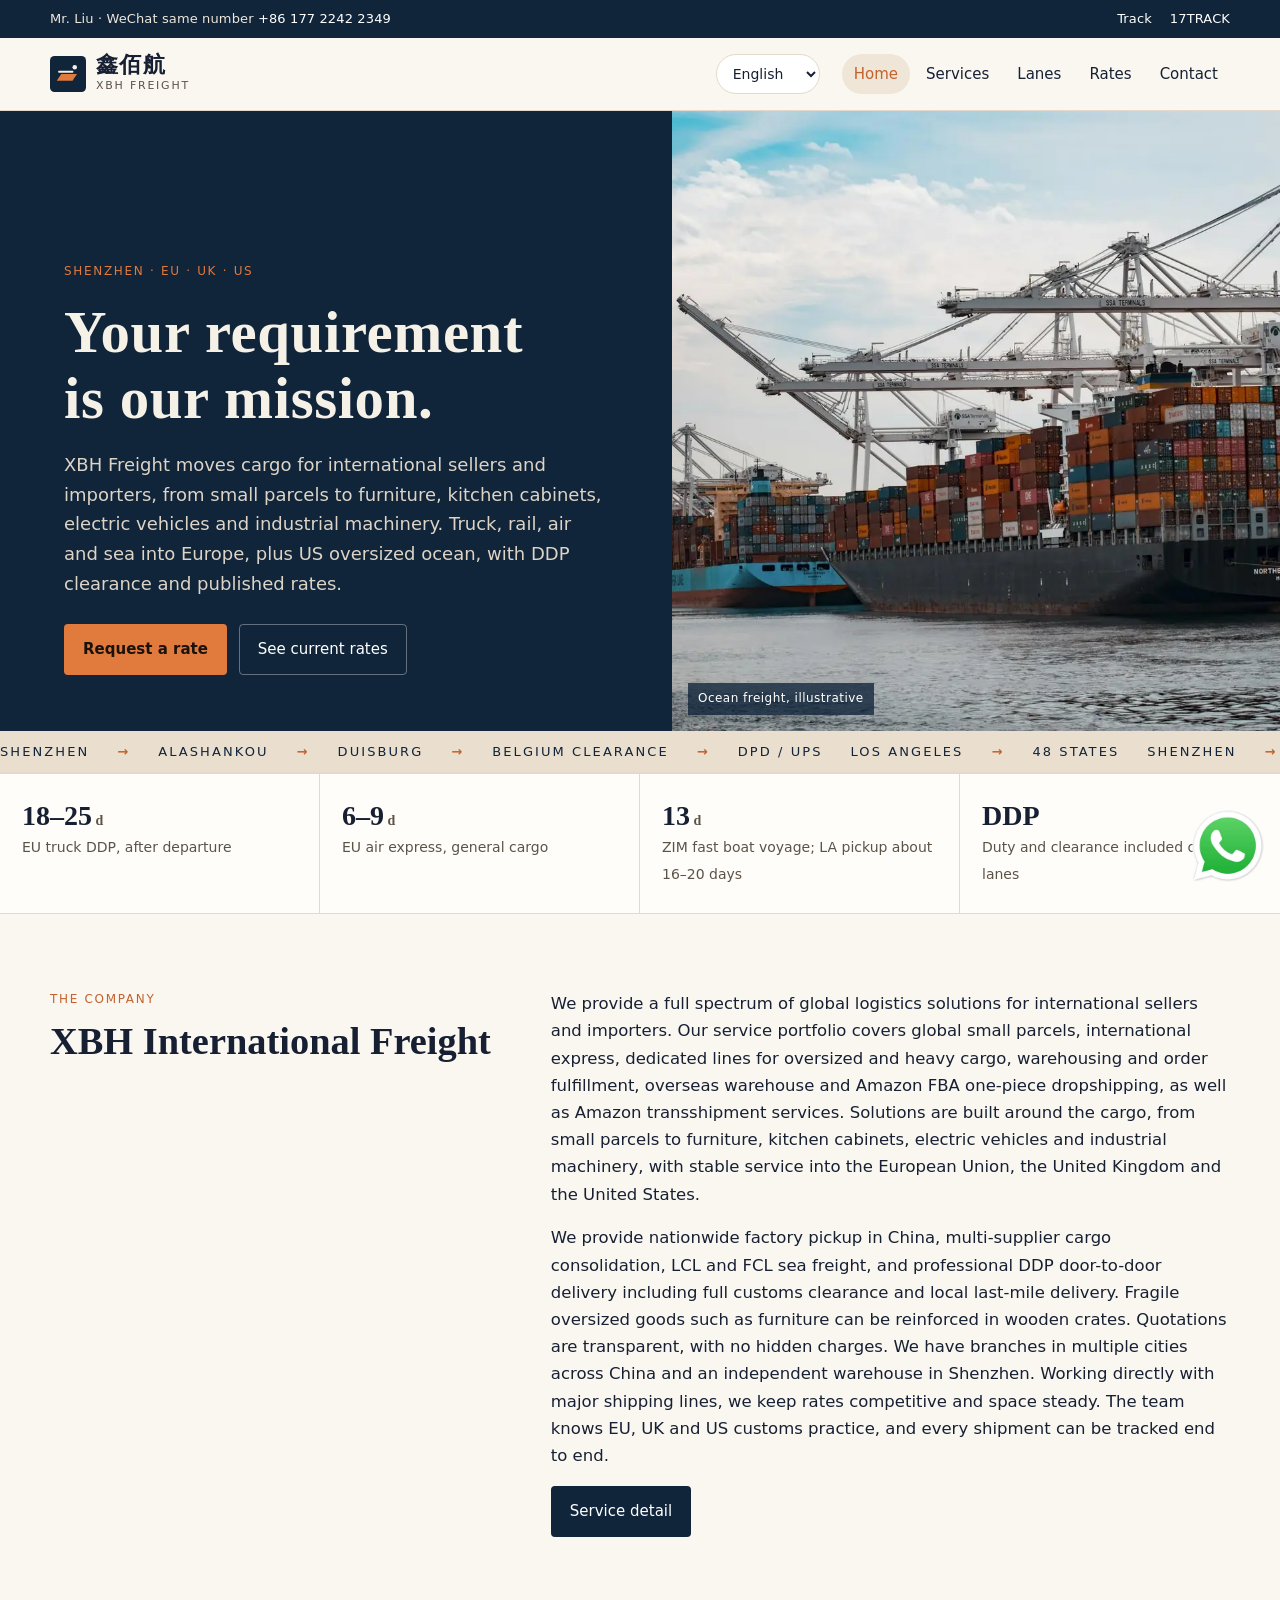
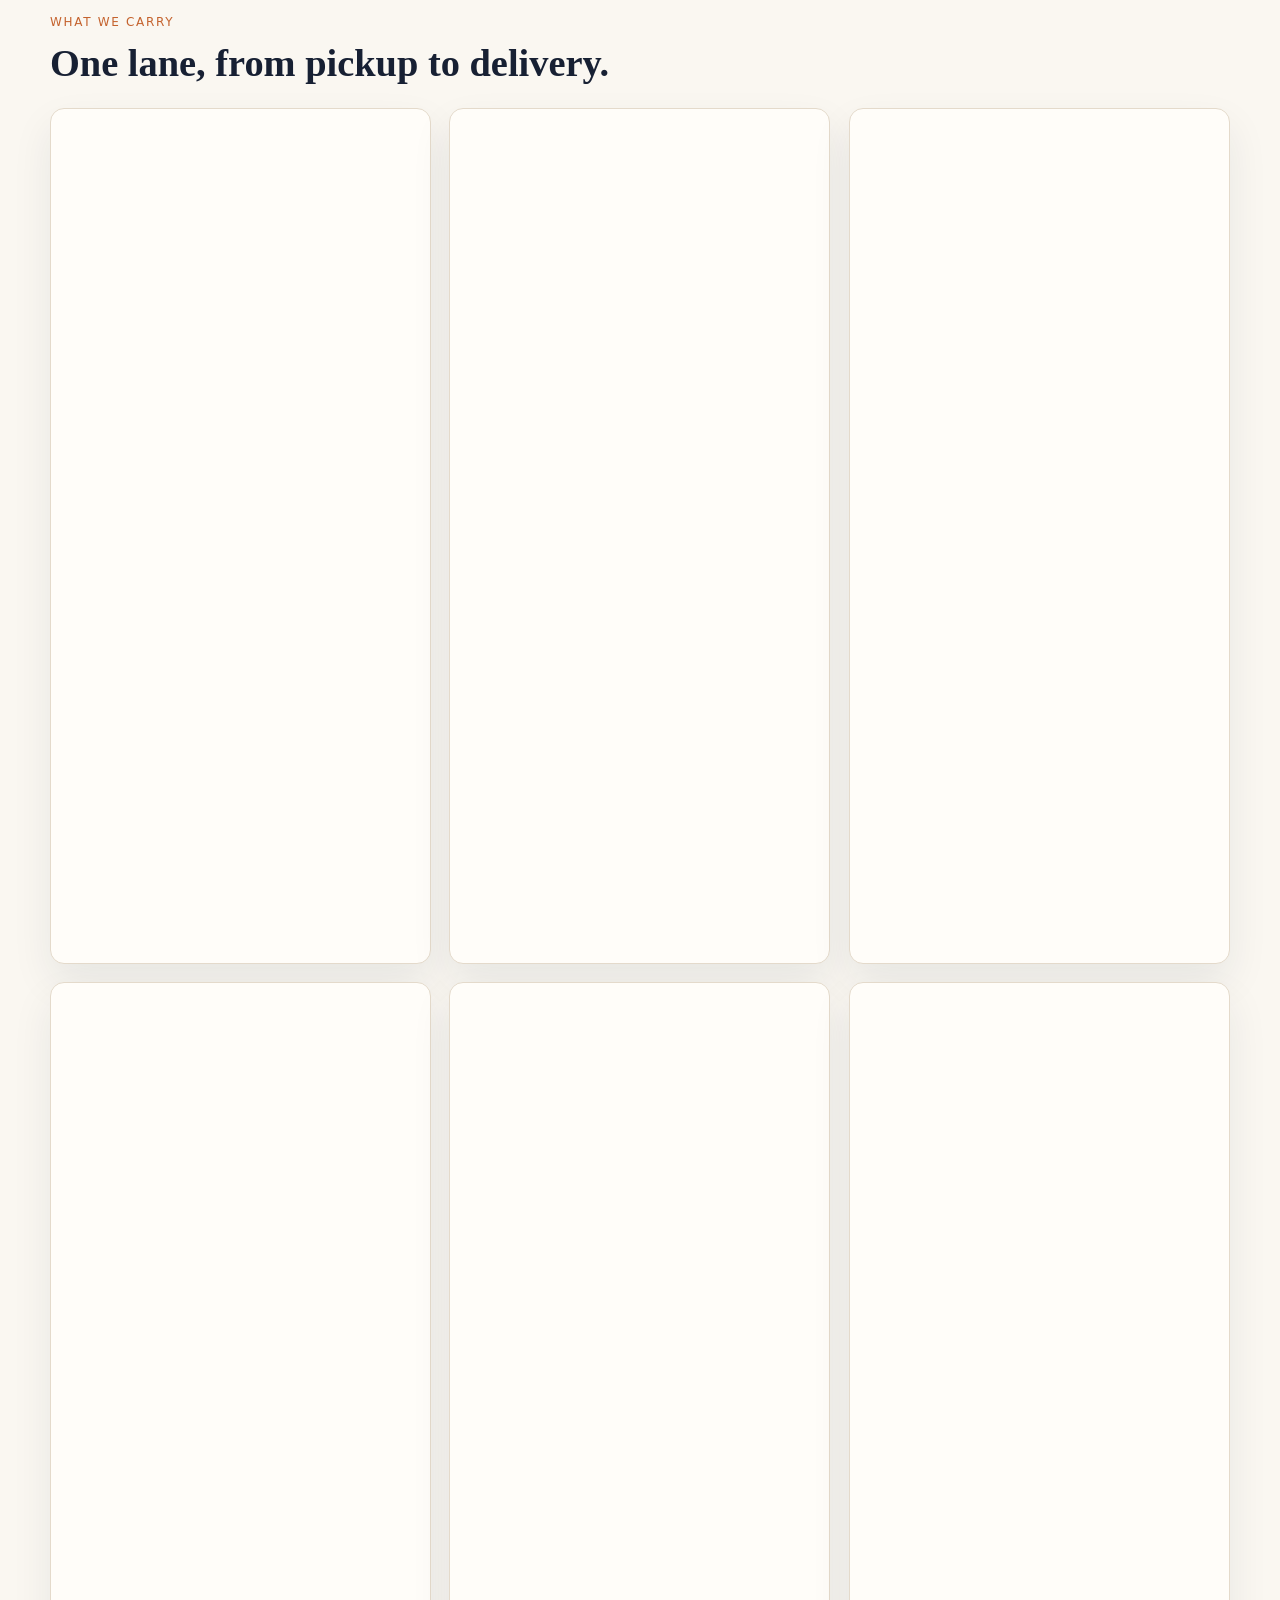
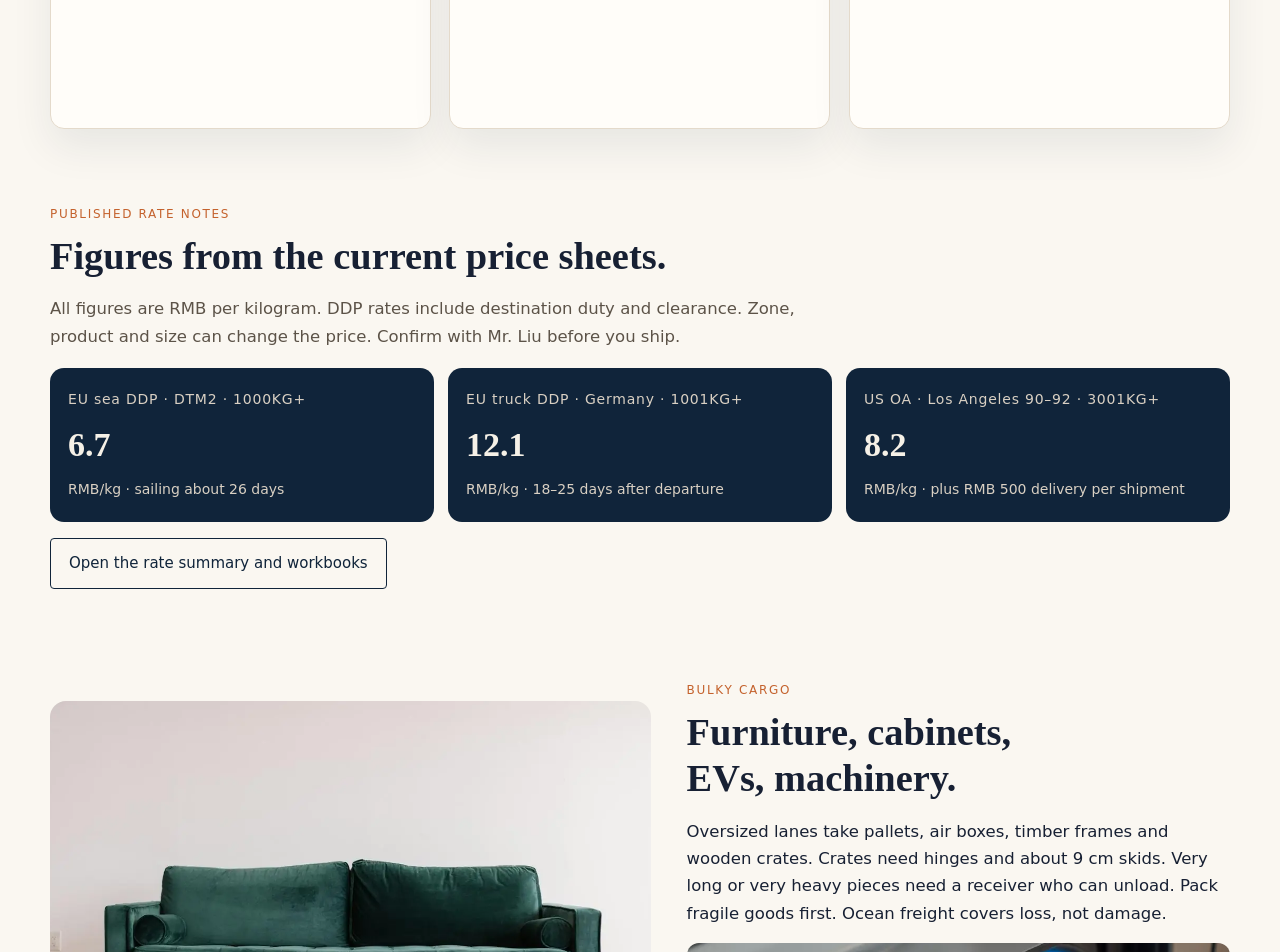
<file: index.html>
<!DOCTYPE html>
<html lang="en" class="lang-en">
<head>
<meta charset="utf-8">
<meta name="viewport" content="width=device-width, initial-scale=1, viewport-fit=cover">
<title>鑫佰航国际货运 | XBH Freight</title>
<meta name="description" content="鑫佰航国际货运代理有限公司。深圳独立仓，欧洲卡航、铁路、空运、海运及美国海运超大件，DDP 双清包税，报价透明。">
<link rel="icon" href="favicon.svg" type="image/svg+xml">
<link rel="canonical" href="https://xbhfreight.com/">
<meta property="og:title" content="鑫佰航国际货运 XBH Freight">
<meta property="og:description" content="From a Shenzhen warehouse to doors in the EU, the UK and the United States.">
<meta property="og:image" content="https://xbhfreight.com/assets/hero.webp">
<meta property="og:url" content="https://xbhfreight.com/">
<meta property="og:type" content="website">
<link rel="preload" as="image" href="assets/hero.webp" media="(min-width: 981px)">
<link rel="preload" as="image" href="assets/hero-800.webp" media="(max-width: 980px)">
<link rel="stylesheet" href="css/site.css?v=7">
<script>(function(){var map={zh:'zh-CN',en:'en',de:'de',fr:'fr',es:'es',it:'it'};try{var l=localStorage.getItem('xbh-lang');if(!map[l])l='en';document.documentElement.lang=map[l];document.documentElement.className=l==='zh'?'':'lang-'+l;}catch(e){}})();</script>
<script type="application/ld+json">
{"@context":"https://schema.org","@type":"Organization","name":"鑫佰航国际货运代理有限公司","alternateName":"XBH Freight","url":"https://xbhfreight.com","telephone":"+86-17722422349","address":{"@type":"PostalAddress","streetAddress":"海威景颂仓贸中心A栋104，同富裕工业区，和平社区，福海街道","addressLocality":"深圳市宝安区","addressCountry":"CN"}}
</script>
</head>
<body>
<div class="topbar">
  <div class="wrap">
    <div><span class="zh">刘先生 · 微信同号</span><span class="de">Herr Liu · WeChat gleiche Nummer</span><span class="fr">M. Liu · WeChat même numéro</span><span class="es">Sr. Liu · WeChat el mismo número</span><span class="it">Sig. Liu · WeChat stesso numero</span><span class="en">Mr. Liu · WeChat same number</span> <a href="tel:+8617722422349">+86 177 2242 2349</a></div>
    <div class="topbar-links">
      <a href="http://www.xbhgj56.com/" target="_blank" rel="noopener"><span class="zh">货物查询</span><span class="de">Sendung suchen</span><span class="fr">Suivi</span><span class="es">Rastreo</span><span class="it">Traccia</span><span class="en">Track</span></a>
      <a href="https://www.17track.net/zh-cn" target="_blank" rel="noopener">17TRACK</a>
    </div>
  </div>
</div>
<header class="nav">
  <div class="wrap">
    <a class="logo" href="index.html">
      <svg viewBox="0 0 32 32" aria-hidden="true"><rect width="32" height="32" rx="4" fill="#10243A"/><path d="M6 22h14l4-6H10L6 22z" fill="#E07A3D"/><path d="M8 14h12" stroke="#F4F0E6" stroke-width="1.6" stroke-linecap="round"/><circle cx="22" cy="10" r="2" fill="#F4F0E6"/></svg>
      <span class="logo-text"><strong>鑫佰航</strong><small>XBH FREIGHT</small></span>
    </a>
    <select class="lang-select" aria-label="Language"><option value="zh">中文</option><option value="en" selected>English</option><option value="de">Deutsch</option><option value="fr">Français</option><option value="es">Español</option><option value="it">Italiano</option></select>
      <button class="nav-toggle" aria-expanded="false" aria-label="Menu">☰</button>
    <nav class="menu">
      <a href="index.html" aria-current="page"><span class="zh">首页</span><span class="de">Start</span><span class="fr">Accueil</span><span class="es">Inicio</span><span class="it">Home</span><span class="en">Home</span></a>
      <a href="services.html"><span class="zh">服务</span><span class="de">Leistungen</span><span class="fr">Services</span><span class="es">Servicios</span><span class="it">Servizi</span><span class="en">Services</span></a>
      <a href="lanes.html"><span class="zh">航线</span><span class="de">Linien</span><span class="fr">Lignes</span><span class="es">Rutas</span><span class="it">Rotte</span><span class="en">Lanes</span></a>
      <a href="rates.html"><span class="zh">报价</span><span class="de">Preise</span><span class="fr">Tarifs</span><span class="es">Tarifas</span><span class="it">Tariffe</span><span class="en">Rates</span></a>
      <a href="contact.html"><span class="zh">联系</span><span class="de">Kontakt</span><span class="fr">Contact</span><span class="es">Contacto</span><span class="it">Contatto</span><span class="en">Contact</span></a>

</nav>
  </div>
</header>

<section class="hero">
  <div class="hero-copy">
    <p class="eyebrow"><span class="zh">深圳仓 · 欧盟 · 英国 · 美国</span><span class="de">Shenzhen · EU · UK · USA</span><span class="fr">Shenzhen · UE · UK · USA</span><span class="es">Shenzhen · UE · UK · EE. UU.</span><span class="it">Shenzhen · UE · UK · USA</span><span class="en">Shenzhen · EU · UK · US</span></p>
    <h1><span class="zh">您的需求，<br>就是我们的任务。</span><span class="de">Ihre Anforderung<br>ist unser Auftrag.</span><span class="fr">Votre besoin<br>est notre mission.</span><span class="es">Su necesidad<br>es nuestra misión.</span><span class="it">La sua richiesta<br>è il nostro compito.</span><span class="en">Your requirement<br>is our mission.</span></h1>
    <p class="lede"><span class="zh">鑫佰航为跨境卖家和进口商安排从小包到家具、橱柜、电动车、工业机械的全程运输。欧洲卡航、铁路、空运、海运，以及美国海运超大件，双清包税，报价写在明处。</span><span class="de">XBH bewegt Ware für Verkäufer und Importeure, vom Kleinpaket bis zu Möbeln, Küchen, Elektrofahrzeugen und Maschinen. LKW, Bahn, Luft und See nach Europa, plus US-Übersee-Sperrgut, DDP und offene Preise.</span><span class="fr">XBH achemine la marchandise des vendeurs et importateurs, du petit colis aux meubles, cuisines, véhicules électriques et machines. Route, rail, air et mer vers l’Europe, plus le maritime hors gabarit vers les États-Unis, en DDP et avec des prix publiés.</span><span class="es">XBH mueve carga de vendedores e importadores, del paquete pequeño a muebles, cocinas, vehículos eléctricos y maquinaria. Camión, tren, aire y mar a Europa, y marítimo sobredimensionado a EE. UU., con DDP y tarifas publicadas.</span><span class="it">XBH spedisce per venditori e importatori, dal piccolo collo a mobili, cucine, veicoli elettrici e macchinari. Camion, treno, aereo e mare verso l’Europa, più il marittimo fuori misura per gli USA, in DDP e con prezzi pubblicati.</span><span class="en">XBH Freight moves cargo for international sellers and importers, from small parcels to furniture, kitchen cabinets, electric vehicles and industrial machinery. Truck, rail, air and sea into Europe, plus US oversized ocean, with DDP clearance and published rates.</span></p>
    <div class="cta-row">
      <a class="btn btn-copper" href="contact.html"><span class="zh">获取报价</span><span class="de">Preis anfragen</span><span class="fr">Demander un tarif</span><span class="es">Pedir tarifa</span><span class="it">Chiedi un prezzo</span><span class="en">Request a rate</span></a>
      <a class="btn btn-ghost" href="rates.html"><span class="zh">查看执行价</span><span class="de">Aktuelle Preise</span><span class="fr">Voir les tarifs</span><span class="es">Ver tarifas</span><span class="it">Vedi le tariffe</span><span class="en">See current rates</span></a>
    </div>
  </div>
  <figure class="hero-photo">
    <img src="assets/hero.webp" srcset="assets/hero-800.webp 800w, assets/hero.webp 1400w" sizes="(max-width: 980px) 100vw, 46vw" width="1400" height="933" alt="Container ships alongside terminal cranes" fetchpriority="high" decoding="async">
    <figcaption><span class="zh">海运场景示意</span><span class="de">Seefracht, Beispielbild</span><span class="fr">Fret maritime, image d’illustration</span><span class="es">Carga marítima, imagen ilustrativa</span><span class="it">Trasporto marittimo, immagine di scena</span><span class="en">Ocean freight, illustrative</span></figcaption>
  </figure>
</section>

<div class="ticker" aria-hidden="true">
  <div class="ticker-track">
    <span>Shenzhen</span><b>→</b><span>Alashankou</span><b>→</b><span>Duisburg</span><b>→</b><span>Belgium clearance</span><b>→</b><span>DPD / UPS</span><span>Los Angeles</span><b>→</b><span>48 states</span>
    <span>Shenzhen</span><b>→</b><span>Alashankou</span><b>→</b><span>Duisburg</span><b>→</b><span>Belgium clearance</span><b>→</b><span>DPD / UPS</span><span>Los Angeles</span><b>→</b><span>48 states</span>
  </div>
</div>

<section class="stats">
  <div class="stat"><strong>18–25<span class="zh"> 天</span><span class="de"> Tage</span><span class="fr"> j</span><span class="es"> d</span><span class="it"> gg</span><span class="en"> d</span></strong><span class="zh">欧洲卡航包税，发车后提取</span><span class="de">EU-LKW verzollt, Abholung nach Abfahrt</span><span class="fr">Routier UE dédouané, enlèvement après départ</span><span class="es">Camión UE con impuestos, recogida tras la salida</span><span class="it">Gomma UE sdoganata, ritiro dopo la partenza</span><span class="en">EU truck DDP, after departure</span></div>
  <div class="stat"><strong>6–9<span class="zh"> 天</span><span class="de"> Tage</span><span class="fr"> j</span><span class="es"> d</span><span class="it"> gg</span><span class="en"> d</span></strong><span class="zh">欧洲空运普货快线，出仓后提取</span><span class="de">EU-Luft-Express, allgemeine Ware</span><span class="fr">Aérien express UE, marchandise générale</span><span class="es">Aéreo exprés UE, carga general</span><span class="it">Aereo express UE, merce generale</span><span class="en">EU air express, general cargo</span></div>
  <div class="stat"><strong>13<span class="zh"> 天</span><span class="de"> Tage</span><span class="fr"> j</span><span class="es"> d</span><span class="it"> gg</span><span class="en"> d</span></strong><span class="zh">美国以星快船航程，洛杉矶约 16–20 天提取</span><span class="de">ZIM-Schnellschiff; LA-Abholung etwa 16–20 Tage</span><span class="fr">Navire rapide ZIM ; enlèvement LA environ 16–20 jours</span><span class="es">Buque rápido ZIM; recogida en LA unos 16–20 días</span><span class="it">Nave veloce ZIM; ritiro a LA circa 16–20 giorni</span><span class="en">ZIM fast boat voyage; LA pickup about 16–20 days</span></div>
  <div class="stat"><strong>DDP</strong><span class="zh">双清包税渠道含目的国关税与清关</span><span class="de">DDP-Linien enthalten Zoll und Abfertigung</span><span class="fr">Les lignes DDP incluent droits et dédouanement</span><span class="es">Las líneas DDP incluyen arancel y despacho</span><span class="it">Le linee DDP includono dazio e sdoganamento</span><span class="en">Duty and clearance included on DDP lanes</span></div>
</section>

<section class="section">
  <div class="wrap manifesto">
    <div>
      <p class="kicker"><span class="zh">公司</span><span class="de">Das Unternehmen</span><span class="fr">La société</span><span class="es">La empresa</span><span class="it">L’azienda</span><span class="en">The company</span></p>
      <h2><span class="zh">鑫佰航国际货运代理有限公司</span><span class="de">XBH International Freight</span><span class="fr">XBH International Freight</span><span class="es">XBH International Freight</span><span class="it">XBH International Freight</span><span class="en">XBH International Freight</span></h2>
    </div>
    <div>
      <p><span class="zh">我们为跨境卖家和进口商提供全链路国际物流方案。服务涵盖全球小包、国际快递、超大件与重货专线、仓储与订单履约、海外仓及亚马逊 FBA 一件代发，以及亚马逊中转。方案按货物定制：从小包到家具、橱柜、电动车和工业机械，稳定覆盖欧盟、英国和美国。</span><span class="de">Wir bieten Verkäufern und Importeuren die ganze Kette: Kleinpakete, Express, Sperrgut- und Schwergutlinien, Lager und Fulfillment, Überseelager, Amazon-FBA-Einzelversand und Amazon-Umladung. Die Lösung folgt der Ware, vom Paket bis zu Möbeln, Küchen, Elektrofahrzeugen und Maschinen, stabil in die EU, nach Großbritannien und in die USA.</span><span class="fr">Nous couvrons toute la chaîne pour vendeurs et importateurs : petits colis, express, lignes hors gabarit et poids lourd, entrepôt et préparation, entrepôt outre-mer, dropshipping FBA à la pièce et transbordement Amazon. La solution suit la marchandise, du colis aux meubles, cuisines, véhicules électriques et machines, vers l’UE, le Royaume-Uni et les États-Unis.</span><span class="es">Cubrimos toda la cadena para vendedores e importadores: paquetes, exprés, líneas de carga sobredimensionada y pesada, almacén y preparación, almacén en el extranjero, dropshipping FBA por pieza y transbordo Amazon. La solución sigue a la carga, del paquete a muebles, cocinas, vehículos eléctricos y maquinaria, hacia la UE, el Reino Unido y Estados Unidos.</span><span class="it">Copriamo l’intera catena per venditori e importatori: piccoli colli, express, linee fuori misura e carichi pesanti, magazzino e preparazione ordini, magazzino estero, dropshipping FBA al pezzo e transito Amazon. La soluzione segue la merce, dal collo a mobili, cucine, veicoli elettrici e macchinari, verso UE, Regno Unito e Stati Uniti.</span><span class="en">We provide a full spectrum of global logistics solutions for international sellers and importers. Our service portfolio covers global small parcels, international express, dedicated lines for oversized and heavy cargo, warehousing and order fulfillment, overseas warehouse and Amazon FBA one-piece dropshipping, as well as Amazon transshipment services. Solutions are built around the cargo, from small parcels to furniture, kitchen cabinets, electric vehicles and industrial machinery, with stable service into the European Union, the United Kingdom and the United States.</span></p>
      <p><span class="zh">国内可全国工厂提货、多供应商集货，并做海运拼箱与整柜。DDP 门到门包含清关和当地末端派送。家具等易碎超大件可打木架加固。报价透明，不另设隐藏费用。国内多个城市设有分支，深圳有独立仓库。我们与主要船公司直接合作，争取有竞争力的运价和稳定舱位。团队熟悉欧盟、英国和美国清关政策，每票货物全程可追踪。</span><span class="de">Wir holen in ganz China an der Fabrik ab, konsolidieren mehrere Lieferanten und buchen LCL und FCL. DDP von Tür zu Tür umfasst Abfertigung und die letzte Meile. Empfindliche Sperrgüter wie Möbel können in Holzkisten verstärkt werden. Die Preise sind offen, ohne versteckte Posten. Es gibt Niederlassungen in mehreren Städten und ein eigenes Lager in Shenzhen. Wir buchen direkt bei den Reedereien. Das Team kennt die Zollpraxis von EU, UK und USA, und jede Sendung ist durchgängig verfolgbar.</span><span class="fr">Nous enlevons en usine dans toute la Chine, groupons plusieurs fournisseurs et réservons LCL et FCL. Le DDP porte à porte comprend le dédouanement et le dernier kilomètre. Les hors gabarit fragiles, comme les meubles, peuvent être mis en caisse bois. Les prix sont affichés, sans frais cachés. Des bureaux existent dans plusieurs villes, et l’entrepôt de Shenzhen nous appartient. Nous réservons directement auprès des compagnies. L’équipe connaît la pratique douanière UE, UK et USA, et chaque envoi se suit de bout en bout.</span><span class="es">Recogemos en fábrica en toda China, consolidamos varios proveedores y reservamos LCL y FCL. El DDP puerta a puerta incluye el despacho y la última milla. La carga frágil sobredimensionada, como muebles, puede ir en caja de madera. Las tarifas son públicas, sin cargos ocultos. Hay oficinas en varias ciudades y un almacén propio en Shenzhen. Reservamos directo con las navieras. El equipo conoce la práctica aduanera de la UE, el Reino Unido y EE. UU., y cada envío se rastrea de punta a punta.</span><span class="it">Ritiriamo in fabbrica in tutta la Cina, consolidiamo più fornitori e prenotiamo LCL e FCL. Il DDP porta a porta include sdoganamento e ultimo miglio. I fuori misura fragili, come i mobili, possono essere messi in cassa di legno. I prezzi sono pubblici, senza voci nascoste. Ci sono uffici in più città e un magazzino nostro a Shenzhen. Prenotiamo direttamente con le compagnie. Il team conosce la pratica doganale di UE, UK e USA, e ogni spedizione è tracciabile dall’inizio alla fine.</span><span class="en">We provide nationwide factory pickup in China, multi-supplier cargo consolidation, LCL and FCL sea freight, and professional DDP door-to-door delivery including full customs clearance and local last-mile delivery. Fragile oversized goods such as furniture can be reinforced in wooden crates. Quotations are transparent, with no hidden charges. We have branches in multiple cities across China and an independent warehouse in Shenzhen. Working directly with major shipping lines, we keep rates competitive and space steady. The team knows EU, UK and US customs practice, and every shipment can be tracked end to end.</span></p>
      <a class="btn btn-navy" href="services.html"><span class="zh">服务明细</span><span class="de">Leistungen im Detail</span><span class="fr">Détail des services</span><span class="es">Detalle de servicios</span><span class="it">Dettaglio servizi</span><span class="en">Service detail</span></a>
    </div>
  </div>
</section>

<section class="section" style="padding-top:0">
  <div class="wrap">
    <p class="kicker"><span class="zh">做什么</span><span class="de">Was wir fahren</span><span class="fr">Ce que nous portons</span><span class="es">Qué transportamos</span><span class="it">Cosa trasportiamo</span><span class="en">What we carry</span></p>
    <h2><span class="zh">一条线路，从提货到派送。</span><span class="de">Eine Linie, von der Abholung bis zur Zustellung.</span><span class="fr">Une ligne, de l’enlèvement à la livraison.</span><span class="es">Una ruta, de la recogida a la entrega.</span><span class="it">Una linea, dal ritiro alla consegna.</span><span class="en">One lane, from pickup to delivery.</span></h2>
    <div class="grid-3" style="margin-top:22px">
      <article class="card">
        <img src="assets/parcels.webp" width="1000" height="1250" alt="Parcel handed over for delivery" loading="lazy" decoding="async">
        <div class="pad"><div class="idx">01</div><h3><a href="services.html"><span class="zh">小包与快递</span><span class="de">Pakete und Express</span><span class="fr">Colis et express</span><span class="es">Paquetes y exprés</span><span class="it">Colli ed express</span><span class="en">Parcels and express</span></a></h3><p><span class="zh">全球小包、国际快递，以及亚马逊 FBA 一件代发和中转。</span><span class="de">Weltweite Kleinpakete, Express, Amazon-FBA-Einzelversand und Umladung.</span><span class="fr">Petits colis mondiaux, express, dropshipping FBA à la pièce et transbordement Amazon.</span><span class="es">Paquetes globales, exprés, dropshipping FBA por pieza y transbordo Amazon.</span><span class="it">Piccoli colli globali, express, dropshipping FBA al pezzo e transito Amazon.</span><span class="en">Global small parcels, international express, Amazon FBA one-piece dropshipping and transshipment.</span></p></div>
      </article>
      <article class="card">
        <img src="assets/truck.webp" width="1100" height="733" alt="Road freight truck" loading="lazy" decoding="async">
        <div class="pad"><div class="idx">02</div><h3><a href="lanes.html"><span class="zh">卡航、铁路、空运</span><span class="de">LKW, Bahn und Luft</span><span class="fr">Route, rail et air</span><span class="es">Camión, tren y aire</span><span class="it">Gomma, ferro e aereo</span><span class="en">Truck, rail and air</span></a></h3><p><span class="zh">欧洲双清包税专线。卡航发车后 18–25 天，铁路 25–35 天，空运快线 6–9 天。</span><span class="de">EU-DDP-Linien. LKW 18–25 Tage nach Abfahrt, Bahn 25–35 Tage, Luftexpress 6–9 Tage.</span><span class="fr">Lignes DDP vers l’UE. Route 18–25 jours après départ, rail 25–35 jours, aérien express 6–9 jours.</span><span class="es">Líneas DDP a la UE. Camión 18–25 días tras la salida, tren 25–35 días, aéreo exprés 6–9 días.</span><span class="it">Linee DDP per l’UE. Gomma 18–25 giorni dopo la partenza, treno 25–35 giorni, aereo express 6–9 giorni.</span><span class="en">EU DDP lines. Truck 18–25 days after departure, rail 25–35 days, air express 6–9 days.</span></p></div>
      </article>
      <article class="card">
        <img src="assets/ship.webp" width="1000" height="667" alt="Container ship at sea" loading="lazy" decoding="async">
        <div class="pad"><div class="idx">03</div><h3><a href="lanes.html"><span class="zh">海运整柜与超大件</span><span class="de">See-FCL und Sperrgut</span><span class="fr">FCL maritime et hors gabarit</span><span class="es">FCL marítimo y sobredimensionado</span><span class="it">FCL marittimo e fuori misura</span><span class="en">Ocean FCL and oversized</span></a></h3><p><span class="zh">拼箱、整柜，以及家具、机械等木箱木架货。美国以星快船和 OA 超大件。</span><span class="de">LCL, FCL und Kistenware wie Möbel oder Maschinen. US-ZIM-Schnellschiff und OA-Sperrgut.</span><span class="fr">LCL, FCL et marchandises en caisse, meubles ou machines. Navire rapide ZIM et hors gabarit OA vers les USA.</span><span class="es">LCL, FCL y carga en caja, muebles o maquinaria. Buque rápido ZIM y sobredimensionado OA a EE. UU.</span><span class="it">LCL, FCL e merce in cassa, mobili o macchinari. Nave veloce ZIM e fuori misura OA per gli USA.</span><span class="en">LCL, FCL, and crated furniture or machinery. US ZIM fast boat and OA oversized ocean.</span></p></div>
      </article>
      <article class="card">
        <img src="assets/warehouse.webp" width="900" height="600" alt="Warehouse shelving and bins" loading="lazy" decoding="async">
        <div class="pad"><div class="idx">04</div><h3><a href="services.html"><span class="zh">深圳仓与集货</span><span class="de">Lager Shenzhen</span><span class="fr">Entrepôt de Shenzhen</span><span class="es">Almacén de Shenzhen</span><span class="it">Magazzino di Shenzhen</span><span class="en">Shenzhen warehouse</span></a></h3><p><span class="zh">宝安福海独立仓库。全国工厂提货，多供应商拼成一票再出运。</span><span class="de">Eigenes Lager in Fuhai, Bao’an. Fabrik-Abholung landesweit, dann eine konsolidierte Sendung.</span><span class="fr">Entrepôt propre à Fuhai, Bao’an. Enlèvement usine dans tout le pays, puis un seul départ groupé.</span><span class="es">Almacén propio en Fuhai, Bao’an. Recogida en fábrica en todo el país y luego un solo envío consolidado.</span><span class="it">Magazzino nostro a Fuhai, Bao’an. Ritiro in fabbrica in tutto il paese, poi una sola spedizione consolidata.</span><span class="en">Our own warehouse in Fuhai, Bao’an. Factory pickup nationwide, then one consolidated shipment.</span></p></div>
      </article>
      <article class="card">
        <img src="assets/crates.webp" width="1100" height="732" alt="Palletized cargo in a warehouse" loading="lazy" decoding="async">
        <div class="pad"><div class="idx">05</div><h3><a href="services.html"><span class="zh">打木架加固</span><span class="de">Verstärkung in Holzkiste</span><span class="fr">Renfort en caisse bois</span><span class="es">Refuerzo en caja de madera</span><span class="it">Rinforzo in cassa di legno</span><span class="en">Wooden crate reinforcement</span></a></h3><p><span class="zh">易碎超大件可打木箱木架，合页和卡脚按渠道要求制作，降低途中破损。</span><span class="de">Empfindliches Sperrgut kann in Kiste oder Rahmen, mit Scharnieren und Kufen nach Linienvorgabe.</span><span class="fr">Le hors gabarit fragile peut être mis en caisse ou cadre, avec charnières et semelles selon la ligne.</span><span class="es">La carga frágil sobredimensionada puede ir en caja o bastidor, con bisagras y patines según la línea.</span><span class="it">Il fuori misura fragile può andare in cassa o telaio, con cerniere e piedini secondo la linea.</span><span class="en">Fragile oversized pieces can be crated, with hinges and skids built to the lane rules.</span></p></div>
      </article>
      <article class="card">
        <img src="assets/shelves.webp" width="1000" height="500" alt="Fulfillment warehouse aisle" loading="lazy" decoding="async">
        <div class="pad"><div class="idx">06</div><h3><a href="services.html"><span class="zh">海外仓与 FBA</span><span class="de">Überseelager und FBA</span><span class="fr">Entrepôt outre-mer et FBA</span><span class="es">Almacén exterior y FBA</span><span class="it">Magazzino estero e FBA</span><span class="en">Overseas warehouse and FBA</span></a></h3><p><span class="zh">热门亚马逊仓与海外仓卡派，单号可在 17TRACK 跟到末端。</span><span class="de">LKW in gängige Amazon- und Überseelager, mit 17TRACK bis zur letzten Meile.</span><span class="fr">Camion vers les entrepôts Amazon et outre-mer courants, suivi 17TRACK jusqu’au dernier kilomètre.</span><span class="es">Camión a almacenes Amazon y exteriores habituales, con 17TRACK hasta la última milla.</span><span class="it">Camion verso i magazzini Amazon ed esteri più usati, con 17TRACK fino all’ultimo miglio.</span><span class="en">Truck delivery into popular Amazon and overseas warehouses, with 17TRACK through the last mile.</span></p></div>
      </article>
    </div>
  </div>
</section>

<section class="section" style="padding-top:0">
  <div class="wrap">
    <p class="kicker"><span class="zh">执行价摘要</span><span class="de">Gültige Preise</span><span class="fr">Tarifs en vigueur</span><span class="es">Tarifas vigentes</span><span class="it">Tariffe in vigore</span><span class="en">Published rate notes</span></p>
    <h2><span class="zh">数字来自现行报价表。</span><span class="de">Die Zahlen stehen in den aktuellen Preislisten.</span><span class="fr">Les chiffres viennent des grilles en vigueur.</span><span class="es">Las cifras salen de las tarifas vigentes.</span><span class="it">Le cifre vengono dai listini in vigore.</span><span class="en">Figures from the current price sheets.</span></h2>
    <p class="sub"><span class="zh">单位均为人民币/公斤。包税价含目的国关税与清关。分区、品名和超尺寸会改变单价，出货前以刘先生确认的账单为准。</span><span class="de">Alle Angaben in RMB pro Kilogramm. DDP enthält Zoll und Abfertigung am Ziel. Zone, Ware und Maß können den Preis ändern. Vor dem Versand gilt die Bestätigung von Herrn Liu.</span><span class="fr">Tout est en RMB par kilogramme. Le DDP inclut droits et dédouanement à destination. Zone, produit et taille peuvent changer le prix. Avant l’expédition, la confirmation de M. Liu fait foi.</span><span class="es">Todo está en RMB por kilogramo. El DDP incluye arancel y despacho en destino. Zona, producto y medida pueden cambiar el precio. Antes de enviar, vale la confirmación del Sr. Liu.</span><span class="it">Tutto è in RMB al chilogrammo. Il DDP include dazio e sdoganamento a destino. Zona, prodotto e misura possono cambiare il prezzo. Prima della partenza vale la conferma del sig. Liu.</span><span class="en">All figures are RMB per kilogram. DDP rates include destination duty and clearance. Zone, product and size can change the price. Confirm with Mr. Liu before you ship.</span></p>
    <div class="chips" style="margin-top:18px">
      <div class="chip"><em><span class="zh">欧洲海运包税 · DTM2 · 1000KG+</span><span class="de">EU-See verzollt · DTM2 · 1000KG+</span><span class="fr">Mer UE dédouanée · DTM2 · 1000KG+</span><span class="es">Mar UE con impuestos · DTM2 · 1000KG+</span><span class="it">Mare UE sdoganato · DTM2 · 1000KG+</span><span class="en">EU sea DDP · DTM2 · 1000KG+</span></em><b>6.7</b><span><span class="zh">元/公斤 · 船期约 26 天</span><span class="de">RMB/kg · etwa 26 Tage auf See</span><span class="fr">RMB/kg · environ 26 jours de mer</span><span class="es">RMB/kg · unos 26 días de navegación</span><span class="it">RMB/kg · circa 26 giorni di navigazione</span><span class="en">RMB/kg · sailing about 26 days</span></span></div>
      <div class="chip"><em><span class="zh">欧洲卡航包税 · 德国 · 1001KG+</span><span class="de">EU-LKW verzollt · Deutschland · 1001KG+</span><span class="fr">Routier UE dédouané · Allemagne · 1001KG+</span><span class="es">Camión UE con impuestos · Alemania · 1001KG+</span><span class="it">Gomma UE sdoganata · Germania · 1001KG+</span><span class="en">EU truck DDP · Germany · 1001KG+</span></em><b>12.1</b><span><span class="zh">元/公斤 · 发车后 18–25 天</span><span class="de">RMB/kg · 18–25 Tage nach Abfahrt</span><span class="fr">RMB/kg · 18–25 jours après départ</span><span class="es">RMB/kg · 18–25 días tras la salida</span><span class="it">RMB/kg · 18–25 giorni dopo la partenza</span><span class="en">RMB/kg · 18–25 days after departure</span></span></div>
      <div class="chip"><em><span class="zh">美国准时达 · 洛杉矶 90–92 · 3001KG+</span><span class="de">US OA · Los Angeles 90–92 · 3001KG+</span><span class="fr">OA USA · Los Angeles 90–92 · 3001KG+</span><span class="es">OA EE. UU. · Los Ángeles 90–92 · 3001KG+</span><span class="it">OA USA · Los Angeles 90–92 · 3001KG+</span><span class="en">US OA · Los Angeles 90–92 · 3001KG+</span></em><b>8.2</b><span><span class="zh">元/公斤 · 另加派送费 500 元/票</span><span class="de">RMB/kg · plus 500 RMB Zustellung je Sendung</span><span class="fr">RMB/kg · plus 500 RMB de livraison par envoi</span><span class="es">RMB/kg · más 500 RMB de entrega por envío</span><span class="it">RMB/kg · più 500 RMB di consegna a spedizione</span><span class="en">RMB/kg · plus RMB 500 delivery per shipment</span></span></div>
    </div>
    <p style="margin-top:16px"><a class="btn btn-line" href="rates.html"><span class="zh">打开完整摘要和报价表原件</span><span class="de">Zusammenfassung und Originaldateien öffnen</span><span class="fr">Ouvrir le résumé et les fichiers d’origine</span><span class="es">Abrir el resumen y los archivos originales</span><span class="it">Apri il riepilogo e i file originali</span><span class="en">Open the rate summary and workbooks</span></a></p>
  </div>
</section>

<section class="section" style="padding-top:0">
  <div class="wrap split">
    <img src="assets/furniture.webp" width="1200" height="800" alt="Sofa, an example of bulky furniture" loading="lazy" decoding="async">
    <div>
      <p class="kicker"><span class="zh">大件</span><span class="de">Sperrgut</span><span class="fr">Hors gabarit</span><span class="es">Carga voluminosa</span><span class="it">Fuori misura</span><span class="en">Bulky cargo</span></p>
      <h2><span class="zh">家具、橱柜、电动车、机械。</span><span class="de">Möbel, Küchen, Elektrofahrzeuge, Maschinen.</span><span class="fr">Meubles, cuisines, véhicules électriques, machines.</span><span class="es">Muebles, cocinas, vehículos eléctricos, maquinaria.</span><span class="it">Mobili, cucine, veicoli elettrici, macchinari.</span><span class="en">Furniture, cabinets, EVs, machinery.</span></h2>
      <p><span class="zh">超大件渠道接受托盘、航空箱、木架和木箱，木箱需有合页和约 9 厘米卡脚。单边超长、单件超重需收货人具备卸货条件。易碎品请先加固，国际海运保丢不保损。</span><span class="de">Sperrgutlinien nehmen Paletten, Luftfrachtkisten, Holzrahmen und Holzkisten. Kisten brauchen Scharniere und etwa 9 cm Kufen. Sehr lange oder schwere Stücke brauchen einen Empfänger, der abladen kann. Empfindliches zuerst sichern. See deckt Verlust, nicht Beschädigung.</span><span class="fr">Les lignes hors gabarit acceptent palettes, caisses air, cadres et caisses bois. Les caisses exigent charnières et semelles d’environ 9 cm. Les pièces très longues ou lourdes exigent un destinataire capable de décharger. Protégez d’abord le fragile. Le maritime couvre la perte, pas l’avarie.</span><span class="es">Las líneas sobredimensionadas aceptan palés, cajas aéreas, bastidores y cajas de madera. Las cajas necesitan bisagras y patines de unos 9 cm. Las piezas muy largas o pesadas exigen un destinatario que pueda descargar. Proteja primero lo frágil. El marítimo cubre la pérdida, no el daño.</span><span class="it">Le linee fuori misura accettano pallet, casse aeree, telai e casse di legno. Le casse richiedono cerniere e piedini di circa 9 cm. I pezzi molto lunghi o pesanti richiedono un destinatario che possa scaricare. Protegga prima il fragile. Il marittimo copre la perdita, non il danno.</span><span class="en">Oversized lanes take pallets, air boxes, timber frames and wooden crates. Crates need hinges and about 9 cm skids. Very long or very heavy pieces need a receiver who can unload. Pack fragile goods first. Ocean freight covers loss, not damage.</span></p>
      <p><img src="assets/ev.webp" width="900" height="598" alt="Electric vehicle charging port" loading="lazy" decoding="async" style="height:180px;width:100%;object-fit:cover;border-radius:12px"></p>
    </div>
  </div>
</section>

<section class="section" style="padding-top:0">
  <div class="wrap">
    <div class="band">
      <div>
        <p class="kicker">XBH</p>
        <h2><span class="zh">把货名、重量和邮编发过来。</span><span class="de">Schicken Sie Ware, Gewicht und Postleitzahl.</span><span class="fr">Envoyez la marchandise, le poids et le code postal.</span><span class="es">Envíe la mercancía, el peso y el código postal.</span><span class="it">Invii merce, peso e CAP.</span><span class="en">Send the cargo, weight and postcode.</span></h2>
        <p><span class="zh">刘先生 17722422349，微信同号。深圳仓：宝安区福海街道和平社区同富裕工业区海威景颂仓贸中心 A 栋 104。</span><span class="de">Herr Liu, 17722422349, WeChat dieselbe Nummer. Lager: Gebäude A, Raum 104, Haiwei Jingsong, Tongfuyu, Fuhai, Bao’an, Shenzhen.</span><span class="fr">M. Liu, 17722422349, WeChat le même numéro. Entrepôt : bâtiment A, salle 104, Haiwei Jingsong, Tongfuyu, Fuhai, Bao’an, Shenzhen.</span><span class="es">Sr. Liu, 17722422349, WeChat el mismo número. Almacén: edificio A, sala 104, Haiwei Jingsong, Tongfuyu, Fuhai, Bao’an, Shenzhen.</span><span class="it">Sig. Liu, 17722422349, WeChat stesso numero. Magazzino: edificio A, stanza 104, Haiwei Jingsong, Tongfuyu, Fuhai, Bao’an, Shenzhen.</span><span class="en">Mr. Liu, +86 177 2242 2349, WeChat on the same number. Warehouse: Building A, Room 104, Haiwei Jingsong Warehouse &amp; Trade Center, Tongfuyu Industrial Zone, Fuhai, Bao’an, Shenzhen.</span></p>
      </div>
      <a class="btn btn-copper" href="contact.html"><span class="zh">联系询价</span><span class="de">Kontakt</span><span class="fr">Contact</span><span class="es">Contacto</span><span class="it">Contatto</span><span class="en">Contact</span></a>
    </div>
  </div>
</section>

<footer>
  <div class="wrap foot">
    <div>
      <h3>鑫佰航国际货运代理有限公司</h3>
      <p>XBH Freight · xbhfreight.com</p>
      <p><span class="zh">服务理念：您的需求，就是我们的任务。</span><span class="de">Ihre Anforderung ist unser Auftrag.</span><span class="fr">Votre besoin est notre mission.</span><span class="es">Su necesidad es nuestra misión.</span><span class="it">La sua richiesta è il nostro compito.</span><span class="en">Your requirement is our mission.</span></p>
    </div>
    <div>
      <h3><span class="zh">查询</span><span class="de">Suche</span><span class="fr">Suivi</span><span class="es">Rastreo</span><span class="it">Ricerca</span><span class="en">Tracking</span></h3>
      <ul>
        <li><a href="http://www.xbhgj56.com/" target="_blank" rel="noopener">xbhgj56.com</a></li>
        <li><a href="https://www.17track.net/zh-cn" target="_blank" rel="noopener">17track.net</a></li>
        <li><a href="rates.html"><span class="zh">欧洲 / 美国报价</span><span class="de">Preise EU / USA</span><span class="fr">Tarifs UE / USA</span><span class="es">Tarifas UE / EE. UU.</span><span class="it">Tariffe UE / USA</span><span class="en">EU / US rates</span></a></li>
      </ul>
    </div>
    <div>
      <h3><span class="zh">仓库</span><span class="de">Lager</span><span class="fr">Entrepôt</span><span class="es">Almacén</span><span class="it">Magazzino</span><span class="en">Warehouse</span></h3>
      <p><span class="zh">深圳市宝安区福海街道和平社区同富裕工业区海威景颂仓贸中心 A 栋 104</span><span class="de">Gebäude A, Raum 104, Haiwei Jingsong Warehouse &amp; Trade Center, Tongfuyu-Industriezone, Heping, Fuhai, Bao’an, Shenzhen</span><span class="fr">Bâtiment A, salle 104, Haiwei Jingsong Warehouse &amp; Trade Center, zone industrielle Tongfuyu, Heping, Fuhai, Bao’an, Shenzhen</span><span class="es">Edificio A, sala 104, Haiwei Jingsong Warehouse &amp; Trade Center, zona industrial Tongfuyu, Heping, Fuhai, Bao’an, Shenzhen</span><span class="it">Edificio A, stanza 104, Haiwei Jingsong Warehouse &amp; Trade Center, zona industriale Tongfuyu, Heping, Fuhai, Bao’an, Shenzhen</span><span class="en">Building A, Room 104, Haiwei Jingsong Warehouse &amp; Trade Center, Tongfuyu Industrial Zone, Heping Community, Fuhai Subdistrict, Bao’an District, Shenzhen</span></p>
    </div>
  </div>
  <div class="wrap legal"><span class="zh">页面中的港口、车辆与仓库照片为运输场景示意，来自 Unsplash，不是本公司实拍。运价摘要摘自 2026-09-23 欧洲报价表与 2026-10-18 美国报价表，执行时以原件和当票确认为准。</span><span class="de">Hafen-, LKW- und Lagerfotos sind Beispielbilder von Unsplash, keine Aufnahmen unserer Anlagen. Die Preise stammen aus der Europa-Liste vom 23.09.2026 und der US-Liste vom 18.10.2026. Die Originaldatei und die bestätigte Rechnung gelten.</span><span class="fr">Les photos de port, camion et entrepôt sont des scènes Unsplash, pas nos locaux. Les tarifs viennent de la grille Europe du 23 sep 2026 et de la grille USA du 18 oct 2026. Le fichier d’origine et la facture confirmée font foi.</span><span class="es">Las fotos de puerto, camión y almacén son escenas de Unsplash, no de nuestras instalaciones. Las tarifas salen de la lista de Europa del 23 sep 2026 y de la de EE. UU. del 18 oct 2026. Mandan el archivo original y la factura confirmada.</span><span class="it">Le foto di porto, camion e magazzino sono scene Unsplash, non i nostri impianti. Le tariffe vengono dal listino Europa del 23 set 2026 e da quello USA del 18 ott 2026. Fanno fede il file originale e la fattura confermata.</span><span class="en">Port, truck and warehouse photographs are illustrative scenes from Unsplash, not photos of our own facilities. Rate notes are taken from the Europe sheet effective 23 Sep 2026 and the US sheet effective 18 Oct 2026. The workbook and the confirmed invoice govern.</span></div>
</footer>
<script src="js/site.js?v=7" defer></script>
</body>
</html>
</file>
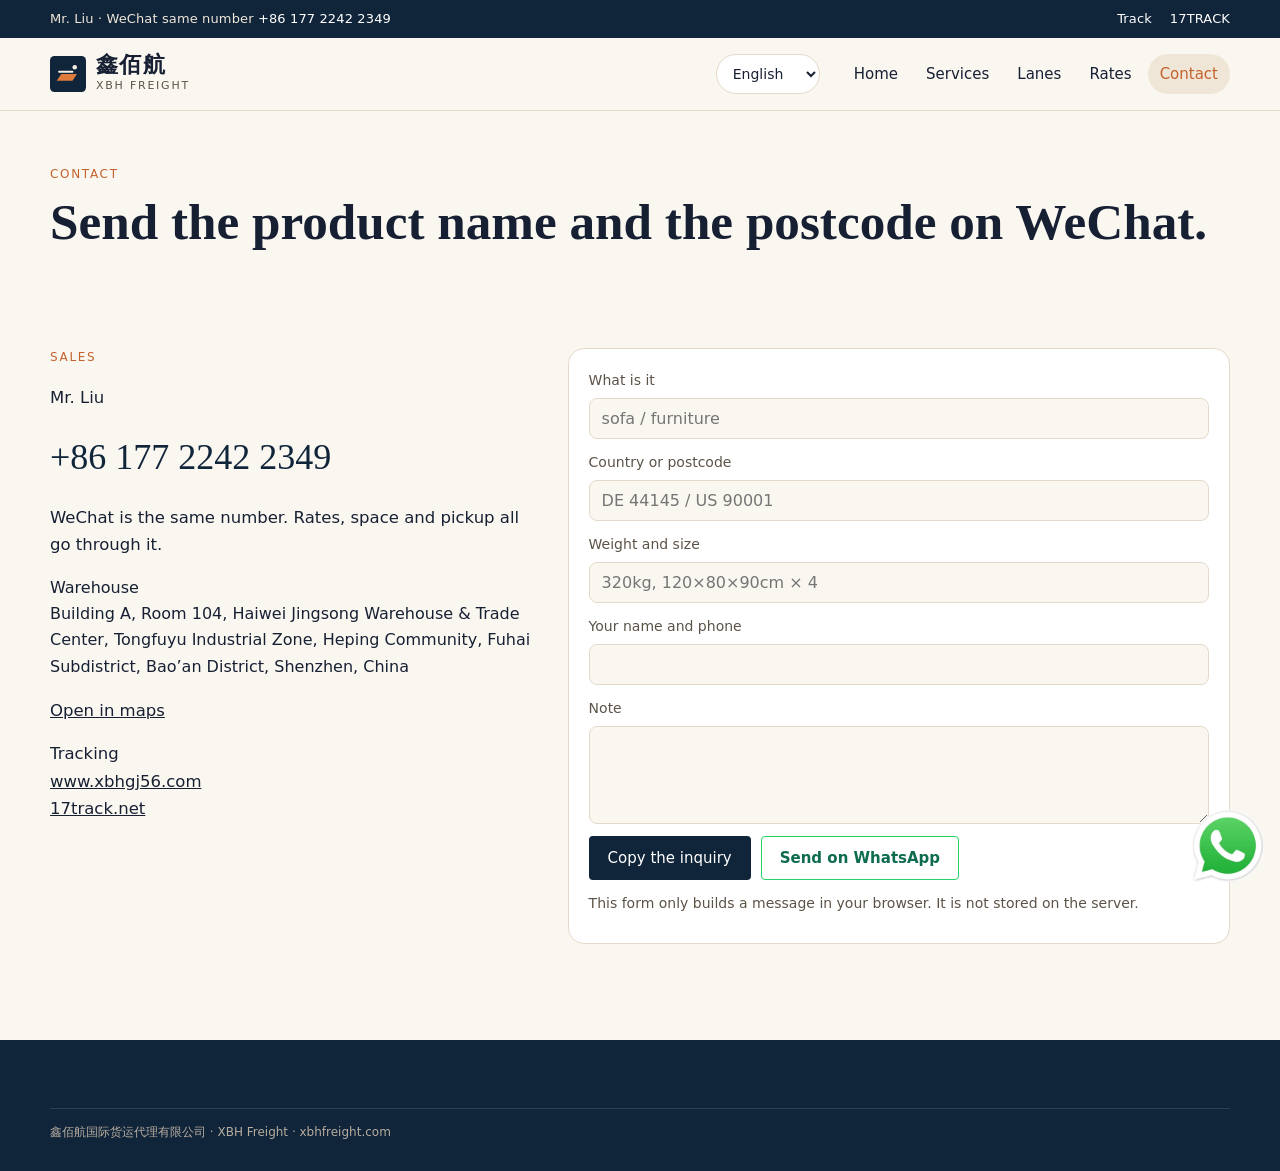
<file: contact.html>
<!DOCTYPE html>
<html lang="en" class="lang-en">
<head>
<meta charset="utf-8">
<meta name="viewport" content="width=device-width, initial-scale=1, viewport-fit=cover">
<title>联系 | 鑫佰航 XBH Freight</title>
<meta name="description" content="刘先生 +86 17722422349，深圳宝安福海海威景颂仓贸中心A栋104。">
<link rel="icon" href="favicon.svg" type="image/svg+xml">
<link rel="canonical" href="https://xbhfreight.com/contact.html">
<link rel="stylesheet" href="css/site.css?v=7">
<script>(function(){var map={zh:'zh-CN',en:'en',de:'de',fr:'fr',es:'es',it:'it'};try{var l=localStorage.getItem('xbh-lang');if(!map[l])l='en';document.documentElement.lang=map[l];document.documentElement.className=l==='zh'?'':'lang-'+l;}catch(e){}})();</script>
<script type="application/ld+json">
{"@context":"https://schema.org","@type":"LocalBusiness","name":"鑫佰航国际货运代理有限公司","telephone":"+86-17722422349","url":"https://xbhfreight.com/contact.html","address":{"@type":"PostalAddress","streetAddress":"海威景颂仓贸中心A栋104，同富裕工业区，和平社区，福海街道","addressLocality":"深圳市宝安区","addressCountry":"CN"}}
</script>
</head>
<body>
<div class="topbar"><div class="wrap"><div><span class="zh">刘先生 · 微信同号</span><span class="de">Herr Liu · WeChat gleiche Nummer</span><span class="fr">M. Liu · WeChat même numéro</span><span class="es">Sr. Liu · WeChat el mismo número</span><span class="it">Sig. Liu · WeChat stesso numero</span><span class="en">Mr. Liu · WeChat same number</span> <a href="tel:+8617722422349">+86 177 2242 2349</a></div><div class="topbar-links"><a href="http://www.xbhgj56.com/" target="_blank" rel="noopener"><span class="zh">货物查询</span><span class="de">Sendung suchen</span><span class="fr">Suivi</span><span class="es">Rastreo</span><span class="it">Traccia</span><span class="en">Track</span></a><a href="https://www.17track.net/zh-cn" target="_blank" rel="noopener">17TRACK</a></div></div></div>
<header class="nav"><div class="wrap">
<a class="logo" href="index.html"><svg viewBox="0 0 32 32" aria-hidden="true"><rect width="32" height="32" rx="4" fill="#10243A"/><path d="M6 22h14l4-6H10L6 22z" fill="#E07A3D"/><path d="M8 14h12" stroke="#F4F0E6" stroke-width="1.6" stroke-linecap="round"/><circle cx="22" cy="10" r="2" fill="#F4F0E6"/></svg><span class="logo-text"><strong>鑫佰航</strong><small>XBH FREIGHT</small></span></a>
<select class="lang-select" aria-label="Language"><option value="zh">中文</option><option value="en" selected>English</option><option value="de">Deutsch</option><option value="fr">Français</option><option value="es">Español</option><option value="it">Italiano</option></select>
      <button class="nav-toggle" aria-expanded="false" aria-label="Menu">☰</button>
<nav class="menu">
<a href="index.html"><span class="zh">首页</span><span class="de">Start</span><span class="fr">Accueil</span><span class="es">Inicio</span><span class="it">Home</span><span class="en">Home</span></a>
<a href="services.html"><span class="zh">服务</span><span class="de">Leistungen</span><span class="fr">Services</span><span class="es">Servicios</span><span class="it">Servizi</span><span class="en">Services</span></a>
<a href="lanes.html"><span class="zh">航线</span><span class="de">Linien</span><span class="fr">Lignes</span><span class="es">Rutas</span><span class="it">Rotte</span><span class="en">Lanes</span></a>
<a href="rates.html"><span class="zh">报价</span><span class="de">Preise</span><span class="fr">Tarifs</span><span class="es">Tarifas</span><span class="it">Tariffe</span><span class="en">Rates</span></a>
<a href="contact.html" aria-current="page"><span class="zh">联系</span><span class="de">Kontakt</span><span class="fr">Contact</span><span class="es">Contacto</span><span class="it">Contatto</span><span class="en">Contact</span></a>

</nav></div></header>

<main class="wrap page-hero">
  <p class="kicker"><span class="zh">联系</span><span class="de">Kontakt</span><span class="fr">Contact</span><span class="es">Contacto</span><span class="it">Contatto</span><span class="en">Contact</span></p>
  <h1><span class="zh">把品名和邮编发到微信。</span><span class="de">Warenbezeichnung und Postleitzahl per WeChat schicken.</span><span class="fr">Envoyez le produit et le code postal sur WeChat.</span><span class="es">Envíe el producto y el código postal por WeChat.</span><span class="it">Invii il prodotto e il CAP su WeChat.</span><span class="en">Send the product name and the postcode on WeChat.</span></h1>
</main>

<section class="section">
  <div class="wrap contact-grid">
    <div>
      <p class="kicker"><span class="zh">业务</span><span class="de">Vertrieb</span><span class="fr">Commercial</span><span class="es">Comercial</span><span class="it">Commerciale</span><span class="en">Sales</span></p>
      <p><span class="zh">刘先生</span><span class="de">Herr Liu</span><span class="fr">M. Liu</span><span class="es">Sr. Liu</span><span class="it">Sig. Liu</span><span class="en">Mr. Liu</span></p>
      <a class="phone" href="tel:+8617722422349">+86 177 2242 2349</a>
      <p><span class="zh">微信同号。报价、仓位和提货都走这个号码。</span><span class="de">WeChat ist dieselbe Nummer. Preise, Platz und Abholung laufen darüber.</span><span class="fr">WeChat est le même numéro. Tarifs, espace et enlèvement passent par lui.</span><span class="es">WeChat es el mismo número. Tarifas, espacio y recogida van por ahí.</span><span class="it">WeChat è lo stesso numero. Tariffe, spazio e ritiro passano da lì.</span><span class="en">WeChat is the same number. Rates, space and pickup all go through it.</span></p>
      <p class="addr"><span class="zh">仓库<br>深圳市宝安区福海街道和平社区同富裕工业区海威景颂仓贸中心 A 栋 104</span><span class="de">Lager<br>Gebäude A, Raum 104, Haiwei Jingsong Warehouse &amp; Trade Center, Tongfuyu-Industriezone, Heping, Fuhai, Bao’an, Shenzhen, China</span><span class="fr">Entrepôt<br>Bâtiment A, salle 104, Haiwei Jingsong Warehouse &amp; Trade Center, zone industrielle Tongfuyu, Heping, Fuhai, Bao’an, Shenzhen, Chine</span><span class="es">Almacén<br>Edificio A, sala 104, Haiwei Jingsong Warehouse &amp; Trade Center, zona industrial Tongfuyu, Heping, Fuhai, Bao’an, Shenzhen, China</span><span class="it">Magazzino<br>Edificio A, stanza 104, Haiwei Jingsong Warehouse &amp; Trade Center, zona industriale Tongfuyu, Heping, Fuhai, Bao’an, Shenzhen, Cina</span><span class="en">Warehouse<br>Building A, Room 104, Haiwei Jingsong Warehouse &amp; Trade Center, Tongfuyu Industrial Zone, Heping Community, Fuhai Subdistrict, Bao’an District, Shenzhen, China</span></p>
      <p><a href="https://maps.google.com/?q=深圳市宝安区福海街道和平社区同富裕工业区海威景颂仓贸中心A栋104" target="_blank" rel="noopener"><span class="zh">在地图中打开</span><span class="de">In Karten öffnen</span><span class="fr">Ouvrir dans la carte</span><span class="es">Abrir en el mapa</span><span class="it">Apri nella mappa</span><span class="en">Open in maps</span></a></p>
      <p><span class="zh">查件</span><span class="de">Sendungsverfolgung</span><span class="fr">Suivi</span><span class="es">Rastreo</span><span class="it">Tracciamento</span><span class="en">Tracking</span><br><a href="http://www.xbhgj56.com/" target="_blank" rel="noopener">www.xbhgj56.com</a><br><a href="https://www.17track.net/zh-cn" target="_blank" rel="noopener">17track.net</a></p>
    </div>
    <form class="form" id="quote-form">
      <label><span class="zh">货物品名</span><span class="de">Warenbezeichnung</span><span class="fr">Désignation</span><span class="es">Descripción de la mercancía</span><span class="it">Descrizione merce</span><span class="en">What is it</span><input name="cargo" data-ph="cargo" required placeholder="家具 / sofa"></label>
      <label><span class="zh">目的地国家或邮编</span><span class="de">Land oder Postleitzahl</span><span class="fr">Pays ou code postal</span><span class="es">País o código postal</span><span class="it">Paese o CAP</span><span class="en">Country or postcode</span><input name="dest" data-ph="dest" required placeholder="DE 44145 / US 90001"></label>
      <label><span class="zh">重量和尺寸</span><span class="de">Gewicht und Maße</span><span class="fr">Poids et dimensions</span><span class="es">Peso y medidas</span><span class="it">Peso e misure</span><span class="en">Weight and size</span><input name="wv" data-ph="wv" required placeholder="320kg, 120×80×90cm × 4"></label>
      <label><span class="zh">您的称呼和电话</span><span class="de">Name und Telefon</span><span class="fr">Nom et téléphone</span><span class="es">Nombre y teléfono</span><span class="it">Nome e telefono</span><span class="en">Your name and phone</span><input name="who" data-ph="who" required></label>
      <label><span class="zh">备注</span><span class="de">Hinweis</span><span class="fr">Note</span><span class="es">Nota</span><span class="it">Nota</span><span class="en">Note</span><textarea name="note" data-ph="note" rows="4" placeholder=""></textarea></label>
      <div class="form-actions">
        <button class="btn btn-navy" type="submit"><span class="zh">复制询价内容</span><span class="de">Anfrage kopieren</span><span class="fr">Copier la demande</span><span class="es">Copiar la consulta</span><span class="it">Copia la richiesta</span><span class="en">Copy the inquiry</span></button>
        <button class="btn btn-wa" type="submit" data-send="wa"><span class="zh">用 WhatsApp 发送</span><span class="de">Per WhatsApp senden</span><span class="fr">Envoyer sur WhatsApp</span><span class="es">Enviar por WhatsApp</span><span class="it">Invia su WhatsApp</span><span class="en">Send on WhatsApp</span></button>
      </div>
      <p id="form-ok" class="ok" hidden><span class="zh">内容已复制。打开微信，粘贴发给 17722422349，或直接拨打电话。</span><span class="de">Kopiert. In WeChat an 17722422349 einfügen oder anrufen.</span><span class="fr">Copié. Collez-le dans WeChat au 17722422349, ou appelez.</span><span class="es">Copiado. Péguelo en WeChat al 17722422349, o llame.</span><span class="it">Copiato. Incollalo su WeChat al 17722422349, oppure chiama.</span><span class="en">Copied. Paste it into WeChat for 17722422349, or call.</span></p>
      <p id="form-wa" class="ok" hidden><span class="zh">内容已复制，WhatsApp 已打开。如果输入框是空的，粘贴后发送即可。</span><span class="de">Kopiert, WhatsApp ist offen. Wenn das Feld leer ist, einfügen und senden.</span><span class="fr">Copié, WhatsApp est ouvert. Si le champ est vide, collez puis envoyez.</span><span class="es">Copiado, WhatsApp está abierto. Si el campo está vacío, pegue y envíe.</span><span class="it">Copiato, WhatsApp è aperto. Se il campo è vuoto, incolla e invia.</span><span class="en">Copied, and WhatsApp is open. If the box is empty, paste and send.</span></p>
      <p class="caption"><span class="zh">这个表单只在你的浏览器里组一句话，不会把资料存到服务器。</span><span class="de">Das Formular baut den Text nur in Ihrem Browser. Nichts wird auf dem Server gespeichert.</span><span class="fr">Ce formulaire compose le message dans votre navigateur. Rien n’est enregistré sur le serveur.</span><span class="es">Este formulario arma el mensaje en su navegador. No se guarda nada en el servidor.</span><span class="it">Questo modulo compone il messaggio nel browser. Nulla viene salvato sul server.</span><span class="en">This form only builds a message in your browser. It is not stored on the server.</span></p>
    </form>
  </div>
</section>
<footer><div class="wrap legal">鑫佰航国际货运代理有限公司 · XBH Freight · xbhfreight.com</div></footer>
<script src="js/site.js?v=7" defer></script>
</body>
</html>
</file>
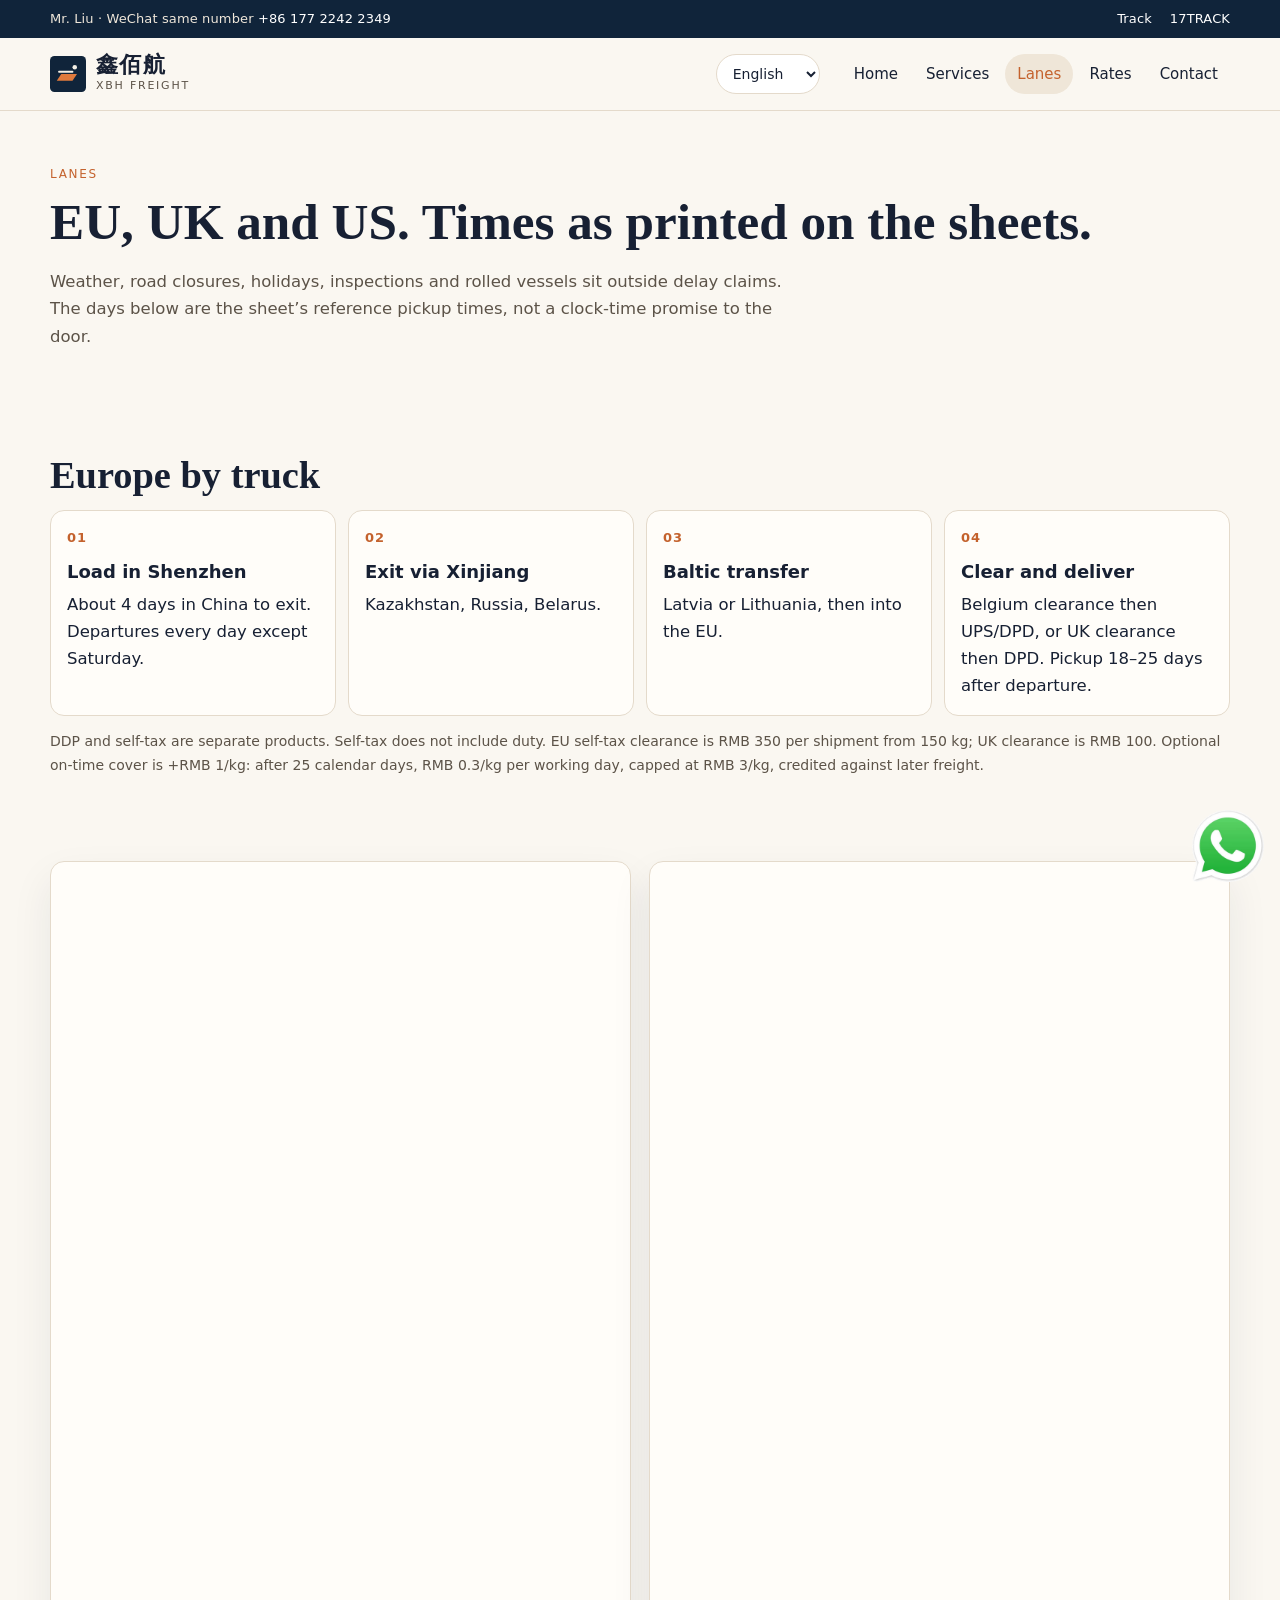
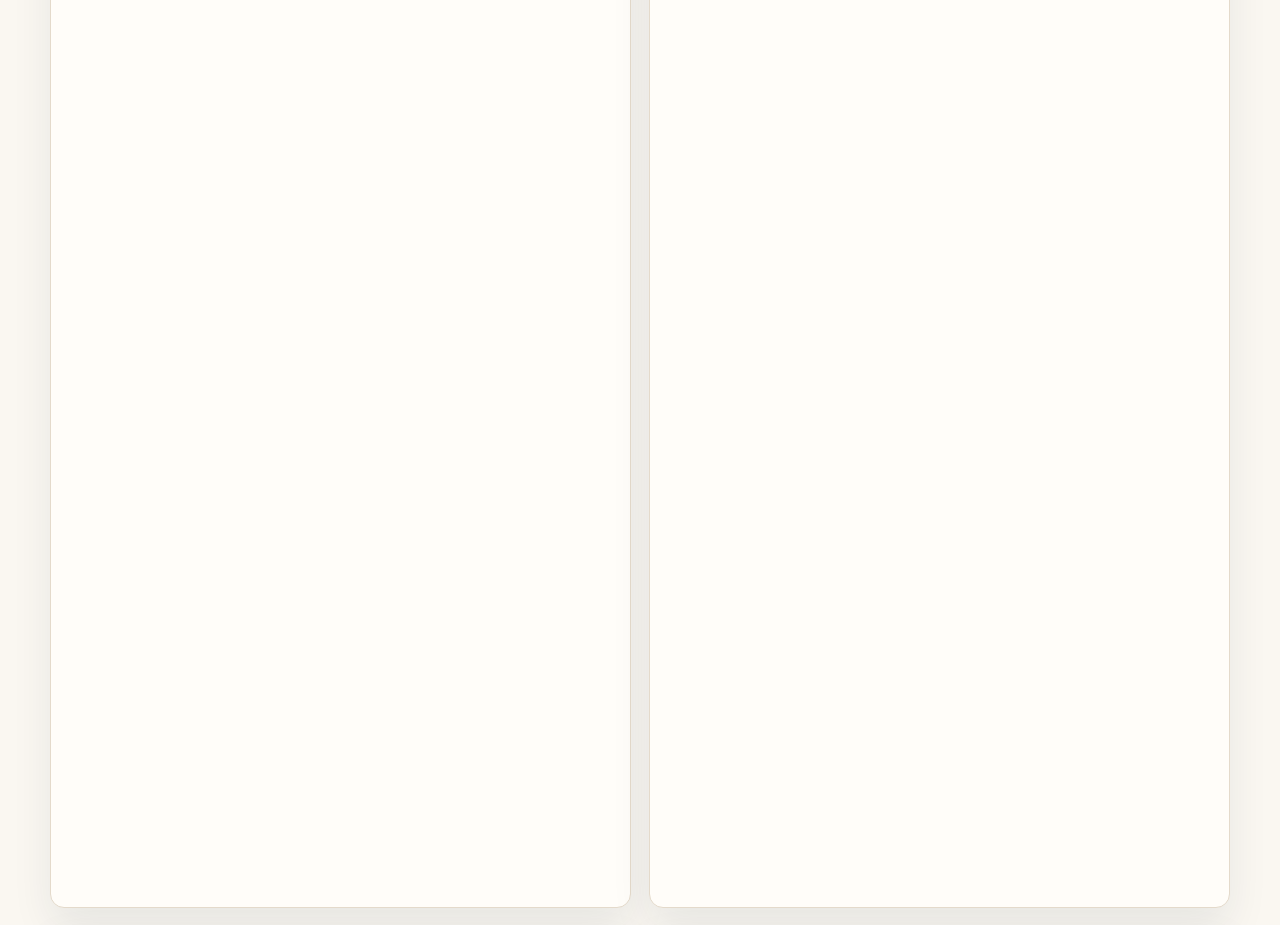
<file: lanes.html>
<!DOCTYPE html>
<html lang="en" class="lang-en">
<head>
<meta charset="utf-8">
<meta name="viewport" content="width=device-width, initial-scale=1, viewport-fit=cover">
<title>航线 | 鑫佰航 XBH Freight</title>
<meta name="description" content="欧洲卡航、铁路、空运、海运与英国、美国超大件海运的时效和走法。">
<link rel="icon" href="favicon.svg" type="image/svg+xml">
<link rel="canonical" href="https://xbhfreight.com/lanes.html">
<link rel="stylesheet" href="css/site.css?v=7">
<script>(function(){var map={zh:'zh-CN',en:'en',de:'de',fr:'fr',es:'es',it:'it'};try{var l=localStorage.getItem('xbh-lang');if(!map[l])l='en';document.documentElement.lang=map[l];document.documentElement.className=l==='zh'?'':'lang-'+l;}catch(e){}})();</script>
</head>
<body>
<div class="topbar"><div class="wrap"><div><span class="zh">刘先生 · 微信同号</span><span class="de">Herr Liu · WeChat gleiche Nummer</span><span class="fr">M. Liu · WeChat même numéro</span><span class="es">Sr. Liu · WeChat el mismo número</span><span class="it">Sig. Liu · WeChat stesso numero</span><span class="en">Mr. Liu · WeChat same number</span> <a href="tel:+8617722422349">+86 177 2242 2349</a></div><div class="topbar-links"><a href="http://www.xbhgj56.com/" target="_blank" rel="noopener"><span class="zh">货物查询</span><span class="de">Sendung suchen</span><span class="fr">Suivi</span><span class="es">Rastreo</span><span class="it">Traccia</span><span class="en">Track</span></a><a href="https://www.17track.net/zh-cn" target="_blank" rel="noopener">17TRACK</a></div></div></div>
<header class="nav"><div class="wrap">
<a class="logo" href="index.html"><svg viewBox="0 0 32 32" aria-hidden="true"><rect width="32" height="32" rx="4" fill="#10243A"/><path d="M6 22h14l4-6H10L6 22z" fill="#E07A3D"/><path d="M8 14h12" stroke="#F4F0E6" stroke-width="1.6" stroke-linecap="round"/><circle cx="22" cy="10" r="2" fill="#F4F0E6"/></svg><span class="logo-text"><strong>鑫佰航</strong><small>XBH FREIGHT</small></span></a>
<select class="lang-select" aria-label="Language"><option value="zh">中文</option><option value="en" selected>English</option><option value="de">Deutsch</option><option value="fr">Français</option><option value="es">Español</option><option value="it">Italiano</option></select>
      <button class="nav-toggle" aria-expanded="false" aria-label="Menu">☰</button>
<nav class="menu">
<a href="index.html"><span class="zh">首页</span><span class="de">Start</span><span class="fr">Accueil</span><span class="es">Inicio</span><span class="it">Home</span><span class="en">Home</span></a>
<a href="services.html"><span class="zh">服务</span><span class="de">Leistungen</span><span class="fr">Services</span><span class="es">Servicios</span><span class="it">Servizi</span><span class="en">Services</span></a>
<a href="lanes.html" aria-current="page"><span class="zh">航线</span><span class="de">Linien</span><span class="fr">Lignes</span><span class="es">Rutas</span><span class="it">Rotte</span><span class="en">Lanes</span></a>
<a href="rates.html"><span class="zh">报价</span><span class="de">Preise</span><span class="fr">Tarifs</span><span class="es">Tarifas</span><span class="it">Tariffe</span><span class="en">Rates</span></a>
<a href="contact.html"><span class="zh">联系</span><span class="de">Kontakt</span><span class="fr">Contact</span><span class="es">Contacto</span><span class="it">Contatto</span><span class="en">Contact</span></a>

</nav></div></header>

<main class="wrap page-hero">
  <p class="kicker"><span class="zh">航线</span><span class="de">Linien</span><span class="fr">Lignes</span><span class="es">Rutas</span><span class="it">Rotte</span><span class="en">Lanes</span></p>
  <h1><span class="zh">欧盟、英国、美国。时效按报价表原文。</span><span class="de">EU, UK und USA. Zeiten wie in der Preisliste gedruckt.</span><span class="fr">UE, UK et USA. Délais tels qu’imprimés sur les grilles.</span><span class="es">UE, Reino Unido y EE. UU. Plazos como figuran en las tarifas.</span><span class="it">UE, UK e USA. Tempi come stampati sui listini.</span><span class="en">EU, UK and US. Times as printed on the sheets.</span></h1>
  <p class="sub"><span class="zh">天气、封路、节假日、查验和甩柜不计入延误。下列天数是报价表给出的参考提取时效，不是保证到门口的钟点。</span><span class="de">Wetter, Sperrungen, Feiertage, Beschau und Rollover zählen nicht als Verspätung. Die Tage sind die Referenz der Liste, keine Uhrzeit an der Tür.</span><span class="fr">Météo, routes fermées, fêtes, contrôle et report de navire ne comptent pas comme retard. Les jours sont la référence de la grille, pas une heure à la porte.</span><span class="es">El tiempo, los cortes, los festivos, la inspección y el rollover no cuentan como retraso. Los días son la referencia de la tarifa, no una hora en la puerta.</span><span class="it">Meteo, chiusure, festivi, controlli e rollover non contano come ritardo. I giorni sono il riferimento del listino, non un orario alla porta.</span><span class="en">Weather, road closures, holidays, inspections and rolled vessels sit outside delay claims. The days below are the sheet’s reference pickup times, not a clock-time promise to the door.</span></p>
</main>

<section class="section">
  <div class="wrap">
    <h2><span class="zh">欧洲卡航</span><span class="de">Europa per LKW</span><span class="fr">Europe par route</span><span class="es">Europa por camión</span><span class="it">Europa su gomma</span><span class="en">Europe by truck</span></h2>
    <div class="timeline">
      <div class="step"><b>01</b><strong><span class="zh">深圳装柜</span><span class="de">Verladung in Shenzhen</span><span class="fr">Chargement à Shenzhen</span><span class="es">Carga en Shenzhen</span><span class="it">Carico a Shenzhen</span><span class="en">Load in Shenzhen</span></strong><span class="zh">国内约 4 天换装出境。除周六外天天可发。</span><span class="de">Etwa 4 Tage in China bis zur Ausreise. Abfahrt täglich außer samstags.</span><span class="fr">Environ 4 jours en Chine jusqu’à la sortie. Départ tous les jours sauf le samedi.</span><span class="es">Unos 4 días en China hasta la salida. Salida todos los días menos el sábado.</span><span class="it">Circa 4 giorni in Cina fino all’uscita. Partenza tutti i giorni tranne il sabato.</span><span class="en">About 4 days in China to exit. Departures every day except Saturday.</span></div>
      <div class="step"><b>02</b><strong><span class="zh">新疆出境</span><span class="de">Ausreise über Xinjiang</span><span class="fr">Sortie par le Xinjiang</span><span class="es">Salida por Xinjiang</span><span class="it">Uscita via Xinjiang</span><span class="en">Exit via Xinjiang</span></strong><span class="zh">哈萨克斯坦、俄罗斯、白俄罗斯。</span><span class="de">Kasachstan, Russland, Belarus.</span><span class="fr">Kazakhstan, Russie, Biélorussie.</span><span class="es">Kazajistán, Rusia, Bielorrusia.</span><span class="it">Kazakistan, Russia, Bielorussia.</span><span class="en">Kazakhstan, Russia, Belarus.</span></div>
      <div class="step"><b>03</b><strong><span class="zh">波罗的海换装</span><span class="de">Umschlag im Baltikum</span><span class="fr">Transfert baltique</span><span class="es">Transbordo báltico</span><span class="it">Trasbordo baltico</span><span class="en">Baltic transfer</span></strong><span class="zh">拉脱维亚或立陶宛，再进欧盟。</span><span class="de">Lettland oder Litauen, dann in die EU.</span><span class="fr">Lettonie ou Lituanie, puis entrée dans l’UE.</span><span class="es">Letonia o Lituania, y después la UE.</span><span class="it">Lettonia o Lituania, poi ingresso nell’UE.</span><span class="en">Latvia or Lithuania, then into the EU.</span></div>
      <div class="step"><b>04</b><strong><span class="zh">清关派送</span><span class="de">Abfertigung und Zustellung</span><span class="fr">Dédouanement et livraison</span><span class="es">Despacho y entrega</span><span class="it">Sdoganamento e consegna</span><span class="en">Clear and deliver</span></strong><span class="zh">比利时清关后 UPS/DPD；英国清关后 DPD。发车后 18–25 天提取。</span><span class="de">Nach Abfertigung in Belgien UPS/DPD, im UK DPD. Abholung 18–25 Tage nach Abfahrt.</span><span class="fr">Après dédouanement en Belgique UPS/DPD, au UK DPD. Enlèvement 18–25 jours après départ.</span><span class="es">Tras el despacho en Bélgica UPS/DPD; en el Reino Unido DPD. Recogida 18–25 días tras la salida.</span><span class="it">Dopo lo sdoganamento in Belgio UPS/DPD, nel Regno Unito DPD. Ritiro 18–25 giorni dopo la partenza.</span><span class="en">Belgium clearance then UPS/DPD, or UK clearance then DPD. Pickup 18–25 days after departure.</span></div>
    </div>
    <p class="caption" style="margin-top:14px"><span class="zh">包税与自税是两条渠道。自税不含关税，欧洲自税清关费 350 元/票、150 公斤起，英国清关费 100 元/票。可选限时赔付：单价 +1 元/公斤，超过 25 个自然日未提取后按 0.3 元/公斤/工作日赔，最多 3 元/公斤，抵扣后续运费。</span><span class="de">Verzollt und Eigenverzollung sind zwei Produkte. Eigenverzollung enthält keinen Zoll. EU-Abfertigung 350 RMB ab 150 kg, UK 100 RMB je Sendung. Optionale Pünktlichkeit: +1 RMB/kg, ab Tag 26 dann 0,3 RMB/kg je Werktag, höchstens 3 RMB/kg, verrechnet mit späterer Fracht.</span><span class="fr">Dédouané et droits à la charge du client sont deux produits. Le second n’inclut pas les droits. Dédouanement UE 350 RMB dès 150 kg, UK 100 RMB par envoi. Option ponctualité : +1 RMB/kg, puis 0,3 RMB/kg par jour ouvré après 25 jours, plafond 3 RMB/kg, imputé sur le fret suivant.</span><span class="es">Con impuestos y con impuestos a cargo del cliente son dos productos. El segundo no incluye el arancel. Despacho UE 350 RMB desde 150 kg; Reino Unido 100 RMB por envío. Puntualidad opcional: +1 RMB/kg; pasados 25 días, 0,3 RMB/kg por día laborable, tope 3 RMB/kg, descontado del flete posterior.</span><span class="it">Sdoganato e dazio a carico del cliente sono due prodotti. Il secondo non include il dazio. Sdoganamento UE 350 RMB da 150 kg, UK 100 RMB a spedizione. Puntualità opzionale: +1 RMB/kg, poi 0,3 RMB/kg per giorno lavorativo dopo 25 giorni, massimo 3 RMB/kg, stornato dal nolo successivo.</span><span class="en">DDP and self-tax are separate products. Self-tax does not include duty. EU self-tax clearance is RMB 350 per shipment from 150 kg; UK clearance is RMB 100. Optional on-time cover is +RMB 1/kg: after 25 calendar days, RMB 0.3/kg per working day, capped at RMB 3/kg, credited against later freight.</span></p>
  </div>
</section>

<section class="section" style="padding-top:0">
  <div class="wrap grid-2">
    <article class="card"><img src="assets/air.webp" width="1000" height="664" alt="Aircraft wing above cloud" loading="lazy" decoding="async"><div class="pad"><h3><span class="zh">欧洲空运</span><span class="de">Europa per Luft</span><span class="fr">Europe par air</span><span class="es">Europa por aire</span><span class="it">Europa per aereo</span><span class="en">Europe by air</span></h3><p><span class="zh">普货专线：英国约 10–15 天，经哈萨克、越南或韩国航班。普货快线：德国出仓后 6–9 天，郑州、鄂州或深圳起飞。超大件包税走 FedEx，材积除以 7000，出仓后 9–12 天，不带电德国 501 公斤以上 37.2 元/公斤。</span><span class="de">Allgemeine Ware: UK etwa 10–15 Tage über Flüge aus Kasachstan, Vietnam oder Korea. Express: Deutschland 6–9 Tage nach Ausgang, ab Zhengzhou, Ezhou oder Shenzhen. Sperrgut-DDP mit FedEx, Divisor 7000, 9–12 Tage; Deutschland ohne Batterie ab 501 kg 37,2 RMB/kg.</span><span class="fr">Marchandise générale : UK environ 10–15 jours via vols Kazakhstan, Vietnam ou Corée. Express : Allemagne 6–9 jours après sortie, depuis Zhengzhou, Ezhou ou Shenzhen. Hors gabarit DDP par FedEx, diviseur 7000, 9–12 jours ; Allemagne sans batterie dès 501 kg à 37,2 RMB/kg.</span><span class="es">Carga general: Reino Unido unos 10–15 días vía vuelos de Kazajistán, Vietnam o Corea. Exprés: Alemania 6–9 días tras la salida, desde Zhengzhou, Ezhou o Shenzhen. Sobredimensionado DDP con FedEx, divisor 7000, 9–12 días; Alemania sin batería desde 501 kg a 37,2 RMB/kg.</span><span class="it">Merce generale: UK circa 10–15 giorni via voli da Kazakistan, Vietnam o Corea. Express: Germania 6–9 giorni dopo l’uscita, da Zhengzhou, Ezhou o Shenzhen. Fuori misura DDP con FedEx, divisore 7000, 9–12 giorni; Germania senza batteria da 501 kg a 37,2 RMB/kg.</span><span class="en">General cargo: the UK in about 10–15 days via Kazakhstan, Vietnam or Korea flights. Express general cargo: Germany 6–9 days after departure, from Zhengzhou, Ezhou or Shenzhen. Oversized DDP moves on FedEx, volumetric divisor 7000, 9–12 days; Germany without battery is RMB 37.2/kg from 501 kg.</span></p></div></article>
    <article class="card"><div class="pad"><h3><span class="zh">欧洲铁路</span><span class="de">Europa per Bahn</span><span class="fr">Europe par rail</span><span class="es">Europa por tren</span><span class="it">Europa per treno</span><span class="en">Europe by rail</span></h3><p><span class="zh">深圳装柜到重庆，霍尔果斯或阿拉山口出境，经哈萨克斯坦、俄罗斯、白俄罗斯、波兰马拉，德国杜伊斯堡提柜，比利时清关。班列发车后 25–35 天提取。德国包税 1001 公斤以上 11.1 元/公斤。超大件同样 25–35 天，德国 A 区 1001 公斤以上 15.0 元/公斤。</span><span class="de">Shenzhen nach Chongqing, Ausreise in Khorgos oder Alashankou, durch Kasachstan, Russland, Belarus und Małaszewicze, Abholung in Duisburg, Abfertigung in Belgien. 25–35 Tage nach Zugabfahrt. Deutschland verzollt ab 1001 kg 11,1 RMB/kg. Sperrgut dasselbe Fenster; Zone A ab 1001 kg 15,0 RMB/kg.</span><span class="fr">Shenzhen vers Chongqing, sortie à Khorgos ou Alashankou, via Kazakhstan, Russie, Biélorussie et Małaszewicze, enlèvement à Duisbourg, dédouanement en Belgique. 25–35 jours après le train. Allemagne dédouanée dès 1001 kg à 11,1 RMB/kg. Hors gabarit sur la même fenêtre ; zone A dès 1001 kg à 15,0 RMB/kg.</span><span class="es">Shenzhen a Chongqing, salida por Khorgos o Alashankou, por Kazajistán, Rusia, Bielorrusia y Małaszewicze, recogida en Duisburgo, despacho en Bélgica. 25–35 días tras el tren. Alemania con impuestos desde 1001 kg a 11,1 RMB/kg. Sobredimensionado en la misma ventana; zona A desde 1001 kg a 15,0 RMB/kg.</span><span class="it">Shenzhen verso Chongqing, uscita a Khorgos o Alashankou, via Kazakistan, Russia, Bielorussia e Małaszewicze, ritiro a Duisburg, sdoganamento in Belgio. 25–35 giorni dopo il treno. Germania sdoganata da 1001 kg a 11,1 RMB/kg. Fuori misura nella stessa finestra; zona A da 1001 kg a 15,0 RMB/kg.</span><span class="en">Shenzhen to Chongqing, exit at Khorgos or Alashankou, through Kazakhstan, Russia, Belarus and Małaszewicze, pickup in Duisburg, clearance in Belgium. 25–35 days after the train departs. Germany DDP is RMB 11.1/kg from 1001 kg. Oversized rail is the same window; Germany zone A is RMB 15.0/kg from 1001 kg.</span></p></div></article>
    <article class="card"><img src="assets/ship.webp" width="1000" height="667" alt="Container ship" loading="lazy" decoding="async"><div class="pad"><h3><span class="zh">欧洲海运</span><span class="de">Europa per See</span><span class="fr">Europe par mer</span><span class="es">Europa por mar</span><span class="it">Europa via mare</span><span class="en">Europe by sea</span></h3><p><span class="zh">包税快递派：船期约 26 天，抵港后 2–3 个工作日提取，以船司开船时间为准。热门仓 DTM2 在 1000 公斤以上为 6.7 元/公斤。超大件包税开船后约 40–45 天派送，只收木箱木架，不接亚马逊地址。德国 A 区 2001 公斤以上 9.7 元/公斤。</span><span class="de">Verzollter Kurier-See: etwa 26 Tage, Abholung 2–3 Werktage nach Ankunft, ab dem Abfahrtsdatum der Reederei. Hot Warehouse DTM2 ab 1000 kg 6,7 RMB/kg. Sperrgut-DDP etwa 40–45 Tage nach Abfahrt, nur Kisten, keine Amazon-Adressen. Deutschland Zone A ab 2001 kg 9,7 RMB/kg.</span><span class="fr">Mer courrier dédouanée : environ 26 jours, enlèvement 2–3 jours ouvrés après arrivée, selon l’appareillage de la compagnie. Entrepôt DTM2 dès 1000 kg à 6,7 RMB/kg. Hors gabarit DDP environ 40–45 jours après départ, caisses seulement, pas d’adresse Amazon. Allemagne zone A dès 2001 kg à 9,7 RMB/kg.</span><span class="es">Marítimo con courier e impuestos: unos 26 días, recogida 2–3 días laborables tras la llegada, desde la salida de la naviera. Almacén DTM2 desde 1000 kg a 6,7 RMB/kg. Sobredimensionado DDP unos 40–45 días tras la salida, solo cajas, sin direcciones Amazon. Alemania zona A desde 2001 kg a 9,7 RMB/kg.</span><span class="it">Mare con corriere sdoganato: circa 26 giorni, ritiro 2–3 giorni lavorativi dopo l’arrivo, dalla partenza della compagnia. Magazzino DTM2 da 1000 kg a 6,7 RMB/kg. Fuori misura DDP circa 40–45 giorni dopo la partenza, solo casse, niente indirizzi Amazon. Germania zona A da 2001 kg a 9,7 RMB/kg.</span><span class="en">DDP courier sea: about 26 days sailing, pickup 2–3 working days after arrival, counted from the line’s sailing. Hot warehouse DTM2 is RMB 6.7/kg from 1000 kg. Oversized DDP delivers about 40–45 days after sailing, crates only, no Amazon addresses. Germany zone A is RMB 9.7/kg from 2001 kg.</span></p></div></article>
    <article class="card"><div class="pad"><h3><span class="zh">英国超大件</span><span class="de">Sperrgut Vereinigtes Königreich</span><span class="fr">Hors gabarit Royaume-Uni</span><span class="es">Sobredimensionado Reino Unido</span><span class="it">Fuori misura Regno Unito</span><span class="en">United Kingdom oversized</span></h3><p><span class="zh">全程 = 头程 + 尾程按托派送。卡航头程 1001 公斤以上 14.7 元/公斤，发车 18–25 天清关后开始卡派。海运头程 1001 公斤以上 6.8 元/公斤，35–45 天清关后卡派。可接亚马逊和英国全境私人地址。尾程从 MK 邮编 290 元/托起，其余邮编见报价表。</span><span class="de">Türpreis = Vorlauf plus letzte Meile je Palette. LKW-Vorlauf ab 1001 kg 14,7 RMB/kg, Zustellung 18–25 Tage nach Abfahrt sobald abgefertigt. See-Vorlauf ab 1001 kg 6,8 RMB/kg, Zustellung 35–45 Tage nach Abfertigung. Amazon und private UK-Adressen sind möglich. Letzte Meile ab 290 RMB je Palette für MK; andere Postleitzahlen stehen in der Datei.</span><span class="fr">Prix porte = préacheminement plus dernier kilomètre à la palette. Préacheminement route dès 1001 kg à 14,7 RMB/kg, camion 18–25 jours après départ une fois dédouané. Préacheminement mer dès 1001 kg à 6,8 RMB/kg, camion 35–45 jours après dédouanement. Adresses Amazon et privées UK acceptées. Dernier kilomètre dès 290 RMB/palette pour MK ; les autres codes sont dans le fichier.</span><span class="es">Precio a puerta = tramo inicial más última milla por palé. Tramo camión desde 1001 kg a 14,7 RMB/kg, reparto 18–25 días tras la salida una vez despachado. Tramo mar desde 1001 kg a 6,8 RMB/kg, reparto 35–45 días tras el despacho. Se aceptan Amazon y direcciones privadas del Reino Unido. La última milla empieza en 290 RMB por palé para MK; el resto está en el archivo.</span><span class="it">Prezzo a porta = primo tratto più ultimo miglio a pallet. Primo tratto su gomma da 1001 kg a 14,7 RMB/kg, consegna 18–25 giorni dopo la partenza una volta sdoganato. Primo tratto mare da 1001 kg a 6,8 RMB/kg, consegna 35–45 giorni dopo lo sdoganamento. Accettati Amazon e indirizzi privati UK. L’ultimo miglio parte da 290 RMB a pallet per MK; gli altri CAP sono nel file.</span><span class="en">Door price = headhaul + last mile per pallet. Truck headhaul is RMB 14.7/kg from 1001 kg, trucking starts 18–25 days after departure once cleared. Sea headhaul is RMB 6.8/kg from 1001 kg, trucking 35–45 days after clearance. Amazon and private UK addresses are accepted. Last mile starts at RMB 290 per pallet for MK; other postcodes are in the workbook.</span></p></div></article>
  </div>
</section>

<section class="section" style="padding-top:0">
  <div class="wrap">
    <h2><span class="zh">美国海运超大件</span><span class="de">US-See-Sperrgut</span><span class="fr">Hors gabarit maritime USA</span><span class="es">Sobredimensionado marítimo EE. UU.</span><span class="it">Fuori misura marittimo USA</span><span class="en">United States oversized ocean</span></h2>
    <p><span class="zh">只服务美国本土 48 州。不接 PO BOX、军方地址，以及 006–009、966–969、995–999。材积除以 6000，向上取整。商业和私人地址本身不加价，特殊地址另计。海运保丢不保损，拒收黄胶带、黑胶带打包。</span><span class="de">Nur die 48 zusammenhängenden Bundesstaaten. Keine Postfächer, keine Militäradressen, keine PLZ 006–009, 966–969 oder 995–999. Volumendivisor 6000, aufgerundet. Normale Geschäfts- und Privatadressen ohne Zuschlag. See deckt Verlust, nicht Schaden. Gelbes und schwarzes Klebeband wird abgelehnt.</span><span class="fr">Uniquement les 48 États contigus. Pas de boîte postale, pas d’adresse militaire, pas les ZIP 006–009, 966–969 ou 995–999. Diviseur volumétrique 6000, arrondi au supérieur. Adresses commerciales et privées ordinaires sans supplément. La mer couvre la perte, pas l’avarie. Le ruban jaune et noir est refusé.</span><span class="es">Solo los 48 estados contiguos. Sin apartados, sin direcciones militares y sin ZIP 006–009, 966–969 o 995–999. Divisor volumétrico 6000, redondeo hacia arriba. Las direcciones comerciales y particulares normales no llevan recargo. El marítimo cubre la pérdida, no el daño. Se rechaza la cinta amarilla y negra.</span><span class="it">Solo i 48 stati contigui. Niente caselle postali, niente indirizzi militari e niente ZIP 006–009, 966–969 o 995–999. Divisore volumetrico 6000, arrotondato per eccesso. Gli indirizzi commerciali e privati ordinari non hanno supplemento. Il mare copre la perdita, non il danno. Il nastro giallo e nero è rifiutato.</span><span class="en">Service is the 48 contiguous states. No PO Boxes, no military addresses, and no ZIP codes 006–009, 966–969 or 995–999. Volumetric divisor 6000, rounded up. Ordinary business and residential addresses are not surcharged; special addresses are. Ocean cover is loss, not damage. Yellow and black packing tape is refused.</span></p>
    <div class="timeline">
      <div class="step"><b>ZIM</b><strong><span class="zh">限时达快船</span><span class="de">Zeitgeführtes Schnellschiff</span><span class="fr">Navire rapide avec délai</span><span class="es">Buque rápido con plazo</span><span class="it">Nave veloce con termine</span><span class="en">Timed fast boat</span></strong><span class="zh">航程约 13 天。洛杉矶直送 90–92 邮编，3001 公斤以上 10.6 元/公斤，参考提取 16–20 天。超时按 1 元/公斤/工作日赔，运费退完为止。</span><span class="de">Etwa 13 Tage Seereise. LA direkt, PLZ 90–92, ab 3001 kg 10,6 RMB/kg, Abholung 16–20 Tage. Verspätung: 1 RMB/kg je Werktag, bis die Fracht aufgebraucht ist.</span><span class="fr">Environ 13 jours de mer. LA direct, ZIP 90–92, dès 3001 kg à 10,6 RMB/kg, enlèvement 16–20 jours. Retard : 1 RMB/kg par jour ouvré, jusqu’à épuisement du fret.</span><span class="es">Unos 13 días de navegación. LA directo, ZIP 90–92, desde 3001 kg a 10,6 RMB/kg, recogida 16–20 días. Retraso: 1 RMB/kg por día laborable, hasta agotar el flete.</span><span class="it">Circa 13 giorni di navigazione. LA diretto, ZIP 90–92, da 3001 kg a 10,6 RMB/kg, ritiro 16–20 giorni. Ritardo: 1 RMB/kg per giorno lavorativo, fino a esaurire il nolo.</span><span class="en">About a 13-day voyage. LA direct, ZIP 90–92, RMB 10.6/kg from 3001 kg, pickup 16–20 days. Late delivery pays RMB 1/kg per working day until the freight is used up.</span></div>
      <div class="step"><b>OA</b><strong><span class="zh">准时达</span><span class="de">Plan-OA</span><span class="fr">OA planifié</span><span class="es">OA programado</span><span class="it">OA programmato</span><span class="en">Scheduled OA</span></strong><span class="zh">洛杉矶、奥克兰、休斯顿、芝加哥等仓分拨。洛杉矶 90–92，3001 公斤以上 8.2 元/公斤，22–28 天。派送费 500 元/票。</span><span class="de">Verteilung über Los Angeles, Oakland, Houston, Chicago und weitere Lager. LA 90–92 ab 3001 kg 8,2 RMB/kg, 22–28 Tage. Zustellung 500 RMB je Sendung.</span><span class="fr">Distribution via Los Angeles, Oakland, Houston, Chicago et d’autres entrepôts. LA 90–92 dès 3001 kg à 8,2 RMB/kg, 22–28 jours. Livraison 500 RMB par envoi.</span><span class="es">Distribución por Los Ángeles, Oakland, Houston, Chicago y otros almacenes. LA 90–92 desde 3001 kg a 8,2 RMB/kg, 22–28 días. Entrega 500 RMB por envío.</span><span class="it">Distribuzione via Los Angeles, Oakland, Houston, Chicago e altri magazzini. LA 90–92 da 3001 kg a 8,2 RMB/kg, 22–28 giorni. Consegna 500 RMB a spedizione.</span><span class="en">Distribution via Los Angeles, Oakland, Houston, Chicago and other warehouses. LA 90–92 is RMB 8.2/kg from 3001 kg, 22–28 days. Delivery fee RMB 500 per shipment.</span></div>
      <div class="step"><b>CTN</b><strong><span class="zh">纸箱货</span><span class="de">Kartons</span><span class="fr">Cartons</span><span class="es">Cajas de cartón</span><span class="it">Cartoni</span><span class="en">Cartons</span></strong><span class="zh">只接标准纸箱、单件不超过 22 公斤的普货。洛杉矶准时达 90–92，3001 公斤以上 8.3 元/公斤，22–28 天。</span><span class="de">Nur Standardkartons, allgemeine Ware, kein Stück über 22 kg. LA Plan-Service, PLZ 90–92, ab 3001 kg 8,3 RMB/kg, 22–28 Tage.</span><span class="fr">Cartons standard seulement, marchandise générale, aucun colis au-dessus de 22 kg. Service planifié LA, ZIP 90–92, dès 3001 kg à 8,3 RMB/kg, 22–28 jours.</span><span class="es">Solo cajas estándar, carga general, ninguna pieza de más de 22 kg. Servicio programado LA, ZIP 90–92, desde 3001 kg a 8,3 RMB/kg, 22–28 días.</span><span class="it">Solo cartoni standard, merce generale, nessun collo oltre 22 kg. Servizio programmato LA, ZIP 90–92, da 3001 kg a 8,3 RMB/kg, 22–28 giorni.</span><span class="en">Standard cartons only, general cargo, no piece over 22 kg. LA scheduled service, ZIP 90–92, RMB 8.3/kg from 3001 kg, 22–28 days.</span></div>
      <div class="step"><b>48</b><strong><span class="zh">末端卡车</span><span class="de">Zustell-LKW</span><span class="fr">Camion final</span><span class="es">Camión final</span><span class="it">Camion finale</span><span class="en">Final truck</span></strong><span class="zh">26 尺车有尾板，单件协助卸货约 400 公斤、单边 2 米以内。更大的货要收货人自备叉车或卸货平台。</span><span class="de">Ein 26-Fuß-LKW hat eine Hebebühne und hilft bis etwa 400 kg und 2 m Kantenlänge. Größeres braucht Stapler oder Rampe des Empfängers.</span><span class="fr">Un camion de 26 pieds a un hayon et aide jusqu’à environ 400 kg et 2 m de côté. Au-delà, le destinataire fournit chariot ou quai.</span><span class="es">Un camión de 26 pies tiene plataforma y ayuda hasta unos 400 kg y 2 m de lado. Lo mayor necesita la carretilla o el muelle del destinatario.</span><span class="it">Un camion da 26 piedi ha sponda e aiuta fino a circa 400 kg e 2 m di lato. Oltre, servono il muletto o la banchina del destinatario.</span><span class="en">A 26-foot truck has a liftgate and can help unload about 400 kg and under 2 m on a side. Larger pieces need the receiver’s forklift or dock.</span></div>
    </div>
    <p style="margin-top:18px"><a class="btn btn-navy" href="rates.html"><span class="zh">查看价格表</span><span class="de">Preistabellen öffnen</span><span class="fr">Ouvrir les grilles</span><span class="es">Abrir las tablas</span><span class="it">Apri le tabelle</span><span class="en">Open the rate tables</span></a></p>
  </div>
</section>
<footer><div class="wrap legal">鑫佰航国际货运代理有限公司 · XBH Freight</div></footer>
<script src="js/site.js?v=7" defer></script>
</body>
</html>
</file>
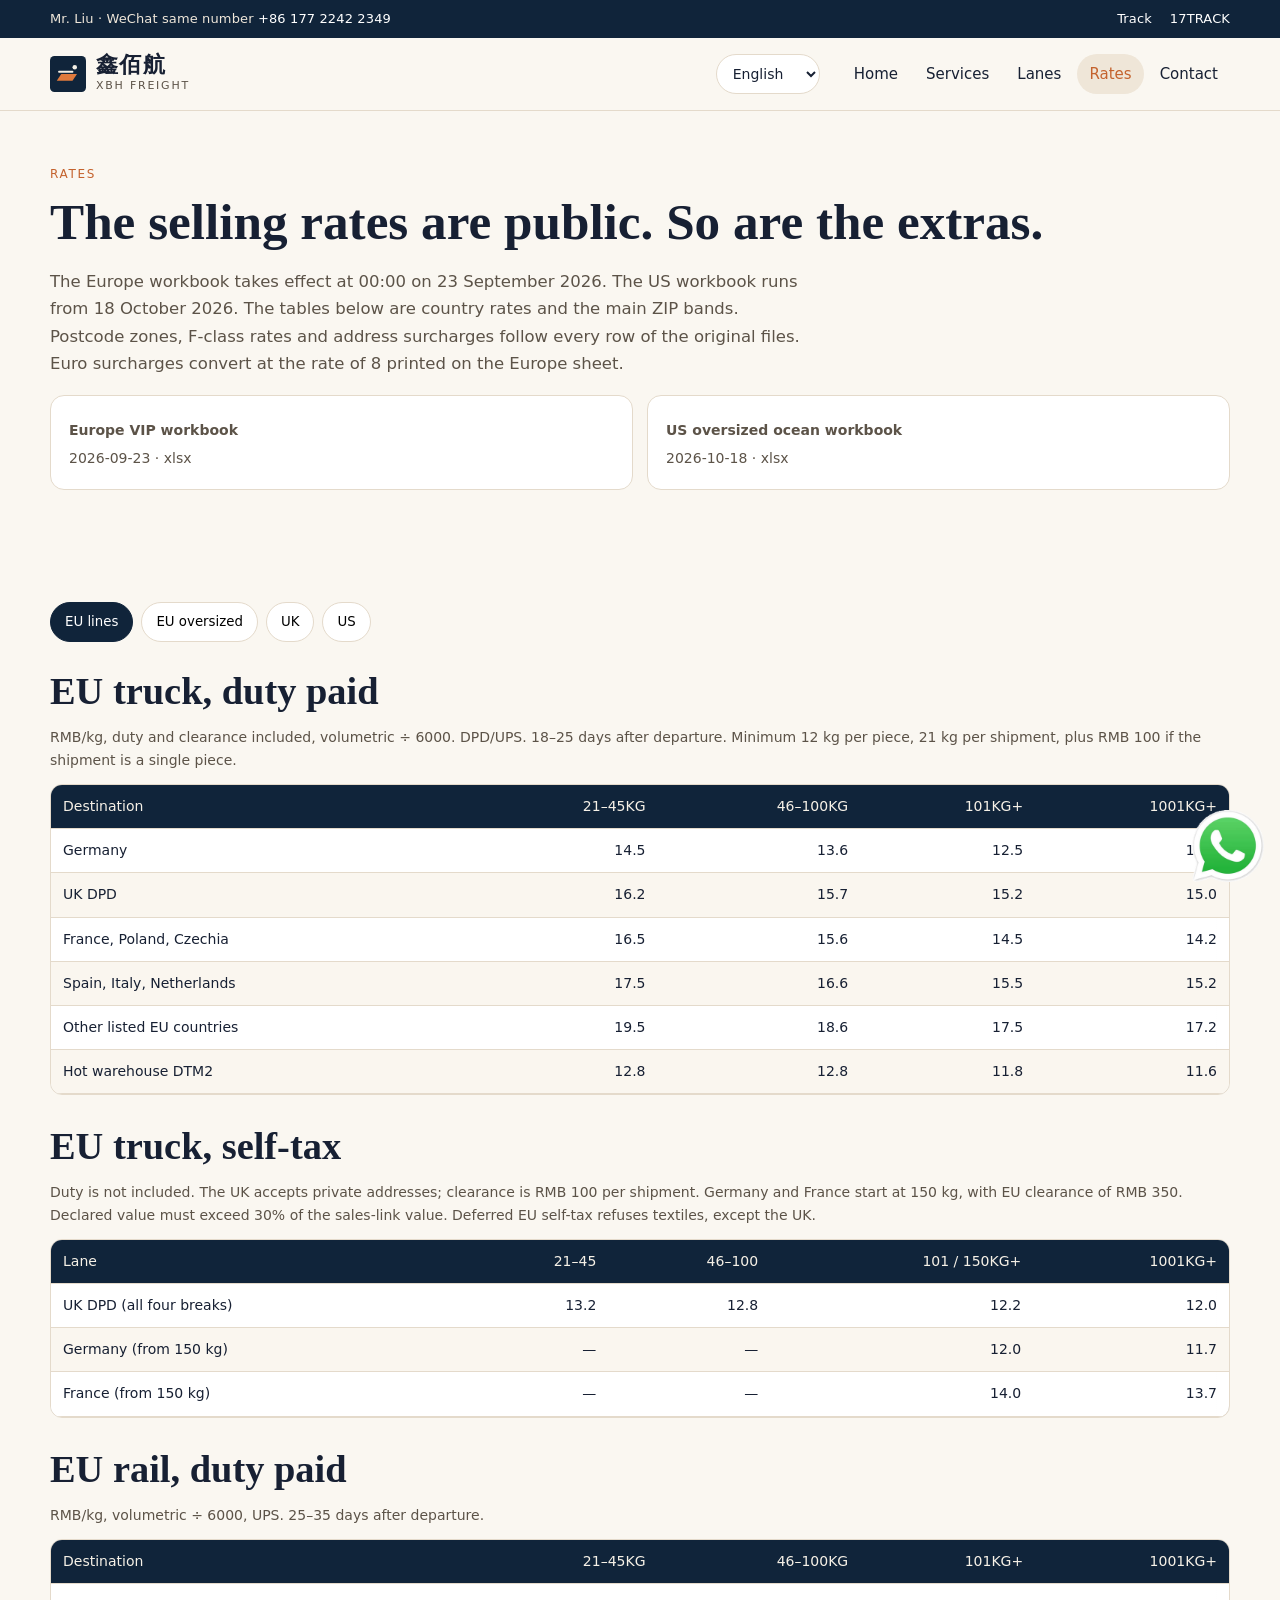
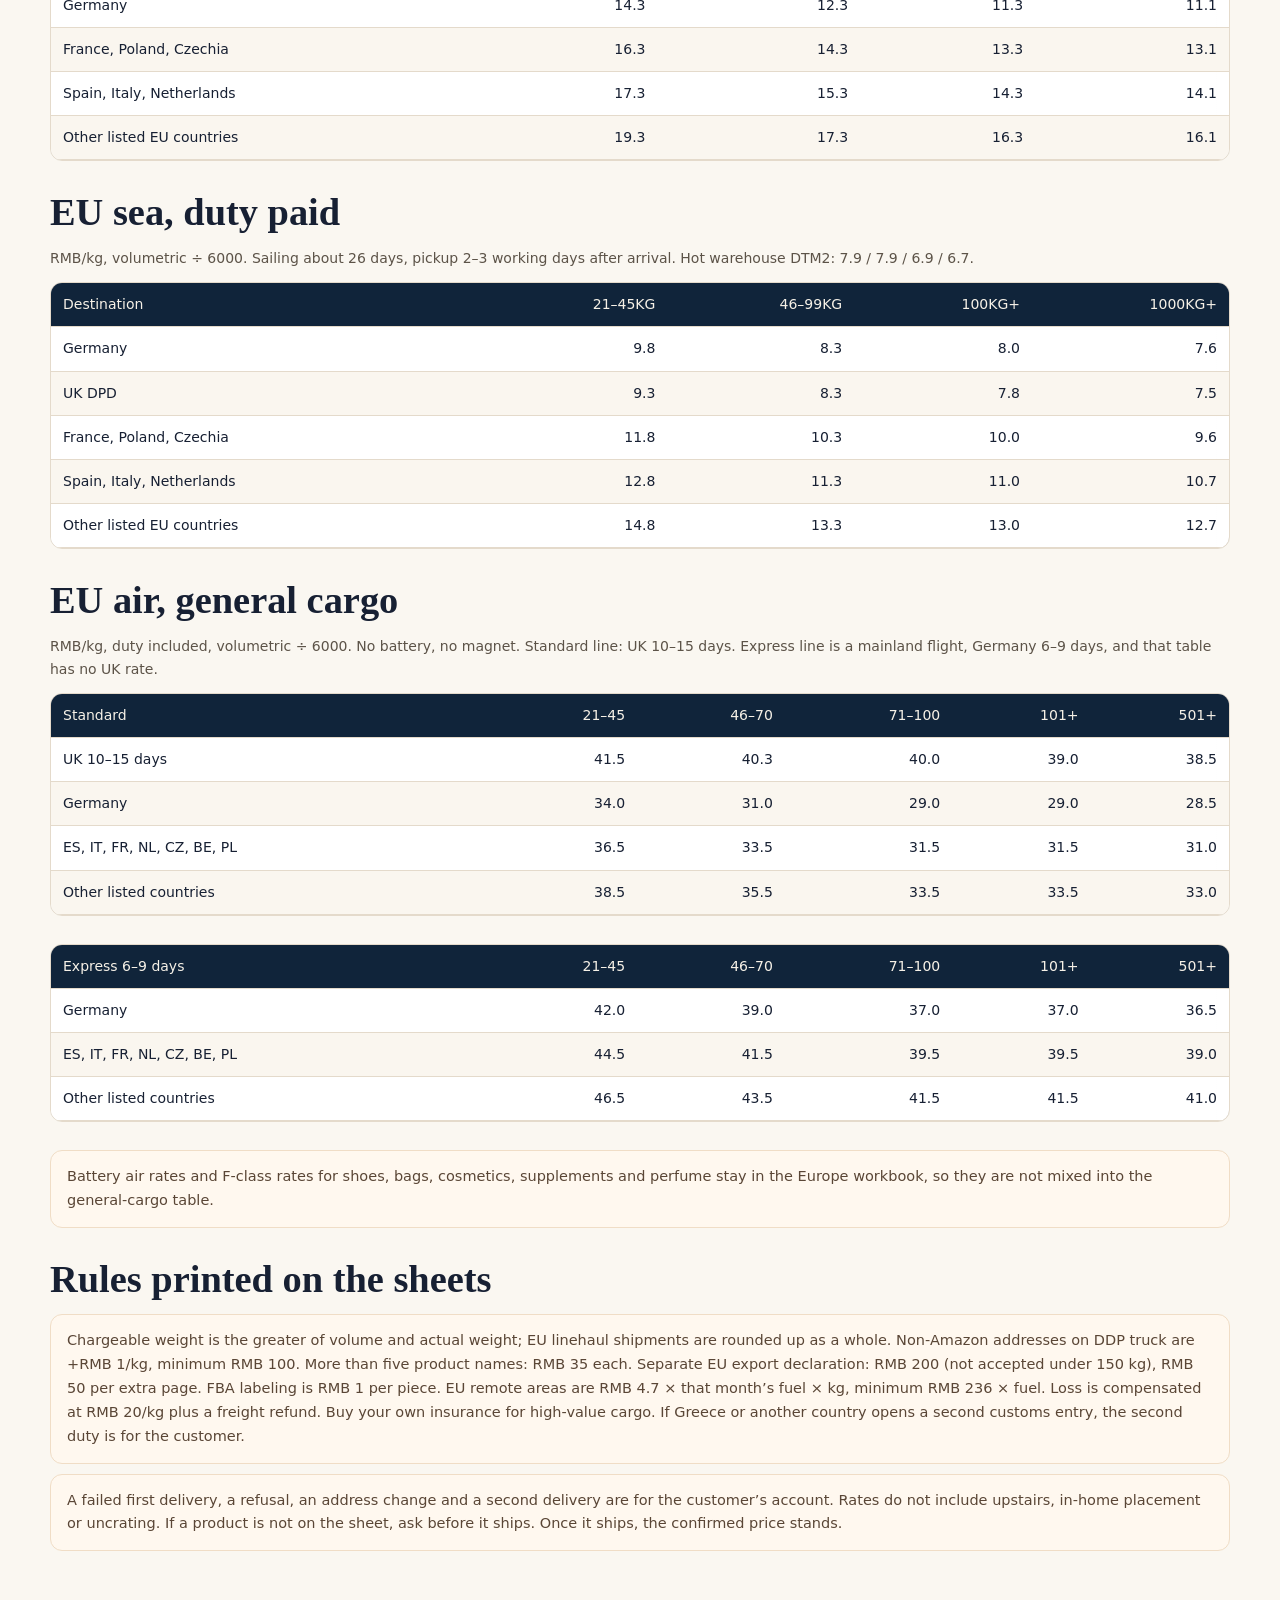
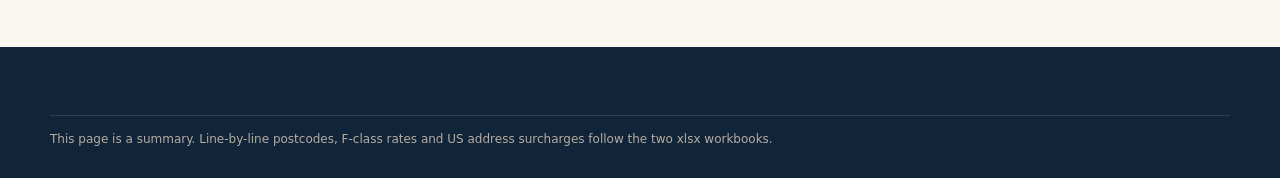
<file: rates.html>
<!DOCTYPE html>
<html lang="en" class="lang-en">
<head>
<meta charset="utf-8">
<meta name="viewport" content="width=device-width, initial-scale=1, viewport-fit=cover">
<title>报价 | 鑫佰航 XBH Freight</title>
<meta name="description" content="欧洲 VIP 专线 2026-09-23 执行价与美国海运超大件 2026-10-18 执行价摘要，并提供报价表原件下载。">
<link rel="icon" href="favicon.svg" type="image/svg+xml">
<link rel="canonical" href="https://xbhfreight.com/rates.html">
<link rel="stylesheet" href="css/site.css?v=7">
<script>(function(){var map={zh:'zh-CN',en:'en',de:'de',fr:'fr',es:'es',it:'it'};try{var l=localStorage.getItem('xbh-lang');if(!map[l])l='en';document.documentElement.lang=map[l];document.documentElement.className=l==='zh'?'':'lang-'+l;}catch(e){}})();</script>
</head>
<body>
<div class="topbar"><div class="wrap"><div><span class="zh">刘先生 · 微信同号</span><span class="de">Herr Liu · WeChat gleiche Nummer</span><span class="fr">M. Liu · WeChat même numéro</span><span class="es">Sr. Liu · WeChat el mismo número</span><span class="it">Sig. Liu · WeChat stesso numero</span><span class="en">Mr. Liu · WeChat same number</span> <a href="tel:+8617722422349">+86 177 2242 2349</a></div><div class="topbar-links"><a href="http://www.xbhgj56.com/" target="_blank" rel="noopener"><span class="zh">货物查询</span><span class="de">Sendung suchen</span><span class="fr">Suivi</span><span class="es">Rastreo</span><span class="it">Traccia</span><span class="en">Track</span></a><a href="https://www.17track.net/zh-cn" target="_blank" rel="noopener">17TRACK</a></div></div></div>
<header class="nav"><div class="wrap">
<a class="logo" href="index.html"><svg viewBox="0 0 32 32" aria-hidden="true"><rect width="32" height="32" rx="4" fill="#10243A"/><path d="M6 22h14l4-6H10L6 22z" fill="#E07A3D"/><path d="M8 14h12" stroke="#F4F0E6" stroke-width="1.6" stroke-linecap="round"/><circle cx="22" cy="10" r="2" fill="#F4F0E6"/></svg><span class="logo-text"><strong>鑫佰航</strong><small>XBH FREIGHT</small></span></a>
<select class="lang-select" aria-label="Language"><option value="zh">中文</option><option value="en" selected>English</option><option value="de">Deutsch</option><option value="fr">Français</option><option value="es">Español</option><option value="it">Italiano</option></select>
      <button class="nav-toggle" aria-expanded="false" aria-label="Menu">☰</button>
<nav class="menu">
<a href="index.html"><span class="zh">首页</span><span class="de">Start</span><span class="fr">Accueil</span><span class="es">Inicio</span><span class="it">Home</span><span class="en">Home</span></a>
<a href="services.html"><span class="zh">服务</span><span class="de">Leistungen</span><span class="fr">Services</span><span class="es">Servicios</span><span class="it">Servizi</span><span class="en">Services</span></a>
<a href="lanes.html"><span class="zh">航线</span><span class="de">Linien</span><span class="fr">Lignes</span><span class="es">Rutas</span><span class="it">Rotte</span><span class="en">Lanes</span></a>
<a href="rates.html" aria-current="page"><span class="zh">报价</span><span class="de">Preise</span><span class="fr">Tarifs</span><span class="es">Tarifas</span><span class="it">Tariffe</span><span class="en">Rates</span></a>
<a href="contact.html"><span class="zh">联系</span><span class="de">Kontakt</span><span class="fr">Contact</span><span class="es">Contacto</span><span class="it">Contatto</span><span class="en">Contact</span></a>

</nav></div></header>

<main class="wrap page-hero">
  <p class="kicker"><span class="zh">报价</span><span class="de">Preise</span><span class="fr">Tarifs</span><span class="es">Tarifas</span><span class="it">Tariffe</span><span class="en">Rates</span></p>
  <h1><span class="zh">执行价公开。附加费也写在下面。</span><span class="de">Die Verkaufspreise sind öffentlich. Die Zuschläge auch.</span><span class="fr">Les prix de vente sont publics. Les suppléments aussi.</span><span class="es">Las tarifas de venta son públicas. Los recargos también.</span><span class="it">I prezzi di vendita sono pubblici. Anche i supplementi.</span><span class="en">The selling rates are public. So are the extras.</span></h1>
  <p class="sub"><span class="zh">欧洲表 2026 年 9 月 23 日 0 点生效，美国表 2026 年 10 月 18 日执行。下表是国家价和主要邮编带的摘要，邮编分区、F 价和地址附加费以原件全部行为准。欧元附加费按报价表标注的汇率 8 折算人民币。</span><span class="de">Die Europa-Liste gilt ab 23. September 2026, 0 Uhr. Die US-Liste ab 18. Oktober 2026. Unten stehen Länderpreise und die wichtigsten PLZ-Bänder. Postleitzonen, F-Preise und Adresszuschläge folgen jeder Zeile der Originaldatei. Euro-Zuschläge rechnen mit dem Kurs 8 aus der Europa-Liste.</span><span class="fr">La grille Europe vaut à partir du 23 septembre 2026 à 0 h. La grille USA à partir du 18 octobre 2026. Ci-dessous, les prix pays et les principales bandes de codes. Zones, prix F et suppléments d’adresse suivent chaque ligne du fichier d’origine. Les suppléments en euros se convertissent au taux 8 imprimé sur la grille Europe.</span><span class="es">La lista de Europa vale desde el 23 de septiembre de 2026 a las 0 h. La de EE. UU. desde el 18 de octubre de 2026. Abajo van precios por país y las principales bandas postales. Zonas, precios F y recargos de dirección siguen cada línea del archivo original. Los recargos en euros se convierten al tipo 8 impreso en la lista de Europa.</span><span class="it">Il listino Europa vale dalle 0 del 23 settembre 2026. Il listino USA dal 18 ottobre 2026. Sotto ci sono i prezzi paese e le principali fasce di CAP. Zone, prezzi F e supplementi di indirizzo seguono ogni riga del file originale. I supplementi in euro si convertono al cambio 8 stampato sul listino Europa.</span><span class="en">The Europe workbook takes effect at 00:00 on 23 September 2026. The US workbook runs from 18 October 2026. The tables below are country rates and the main ZIP bands. Postcode zones, F-class rates and address surcharges follow every row of the original files. Euro surcharges convert at the rate of 8 printed on the Europe sheet.</span></p>
  <div class="downloads" style="margin-top:18px">
    <a class="dl" href="downloads/xbh-europe-vip-20260923.xlsx"><b><span class="zh">欧洲 VIP 专线报价表</span><span class="de">Europa-VIP-Preisliste</span><span class="fr">Grille VIP Europe</span><span class="es">Tarifa VIP Europa</span><span class="it">Listino VIP Europa</span><span class="en">Europe VIP workbook</span></b><span>2026-09-23 · xlsx</span></a>
    <a class="dl" href="downloads/xbh-us-oversized-sea-20261018.xlsx"><b><span class="zh">美国海运超大件报价表</span><span class="de">US-See-Sperrgut-Preisliste</span><span class="fr">Grille hors gabarit maritime USA</span><span class="es">Tarifa sobredimensionado marítimo EE. UU.</span><span class="it">Listino fuori misura marittimo USA</span><span class="en">US oversized ocean workbook</span></b><span>2026-10-18 · xlsx</span></a>
  </div>
</main>

<section class="section" data-tabs>
  <div class="wrap">
    <div class="tabs">
      <button type="button" data-tab="truck" class="is-on"><span class="zh">欧洲专线</span><span class="de">EU-Linien</span><span class="fr">Lignes UE</span><span class="es">Líneas UE</span><span class="it">Linee UE</span><span class="en">EU lines</span></button>
      <button type="button" data-tab="bulk"><span class="zh">欧洲超大件</span><span class="de">EU-Sperrgut</span><span class="fr">Hors gabarit UE</span><span class="es">Sobredimensionado UE</span><span class="it">Fuori misura UE</span><span class="en">EU oversized</span></button>
      <button type="button" data-tab="uk"><span class="zh">英国</span><span class="de">Vereinigtes Königreich</span><span class="fr">Royaume-Uni</span><span class="es">Reino Unido</span><span class="it">Regno Unito</span><span class="en">UK</span></button>
      <button type="button" data-tab="us"><span class="zh">美国</span><span class="de">USA</span><span class="fr">États-Unis</span><span class="es">EE. UU.</span><span class="it">USA</span><span class="en">US</span></button>
    </div>

    <div class="panel is-on" data-panel="truck">
      <h2><span class="zh">欧洲卡航包税</span><span class="de">EU-LKW, verzollt</span><span class="fr">Routier UE, droits inclus</span><span class="es">Camión UE, impuestos incluidos</span><span class="it">Gomma UE, dazio incluso</span><span class="en">EU truck, duty paid</span></h2>
      <p class="caption"><span class="zh">人民币/公斤，含清关包税，材积 ÷ 6000。DPD/UPS。发车后 18–25 天。单件最低 12 公斤，单票最低 21 公斤，一票一件另加 100 元。</span><span class="de">RMB/kg, Zoll und Abfertigung inklusive, Volumen ÷ 6000. DPD/UPS. 18–25 Tage nach Abfahrt. Mindestens 12 kg je Stück, 21 kg je Sendung, plus 100 RMB bei nur einem Stück.</span><span class="fr">RMB/kg, droits et dédouanement inclus, volume ÷ 6000. DPD/UPS. 18–25 jours après départ. Minimum 12 kg par pièce, 21 kg par envoi, plus 100 RMB si l’envoi n’a qu’une pièce.</span><span class="es">RMB/kg, arancel y despacho incluidos, volumen ÷ 6000. DPD/UPS. 18–25 días tras la salida. Mínimo 12 kg por bulto, 21 kg por envío, más 100 RMB si el envío es una sola pieza.</span><span class="it">RMB/kg, dazio e sdoganamento inclusi, volume ÷ 6000. DPD/UPS. 18–25 giorni dopo la partenza. Minimo 12 kg a collo, 21 kg a spedizione, più 100 RMB se la spedizione è un solo collo.</span><span class="en">RMB/kg, duty and clearance included, volumetric ÷ 6000. DPD/UPS. 18–25 days after departure. Minimum 12 kg per piece, 21 kg per shipment, plus RMB 100 if the shipment is a single piece.</span></p>
      <div class="table-wrap"><table>
        <thead><tr><th><span class="zh">国家</span><span class="de">Land</span><span class="fr">Pays</span><span class="es">País</span><span class="it">Paese</span><span class="en">Destination</span></th><th>21–45KG</th><th>46–100KG</th><th>101KG+</th><th>1001KG+</th></tr></thead>
        <tbody>
          <tr><td><span class="zh">德国</span><span class="de">Deutschland</span><span class="fr">Allemagne</span><span class="es">Alemania</span><span class="it">Germania</span><span class="en">Germany</span></td><td>14.5</td><td>13.6</td><td>12.5</td><td>12.1</td></tr>
          <tr><td><span class="zh">英国 DPD</span><span class="de">UK DPD</span><span class="fr">UK DPD</span><span class="es">UK DPD</span><span class="it">UK DPD</span><span class="en">UK DPD</span></td><td>16.2</td><td>15.7</td><td>15.2</td><td>15.0</td></tr>
          <tr><td><span class="zh">法国、波兰、捷克</span><span class="de">Frankreich, Polen, Tschechien</span><span class="fr">France, Pologne, Tchéquie</span><span class="es">Francia, Polonia, Chequia</span><span class="it">Francia, Polonia, Cechia</span><span class="en">France, Poland, Czechia</span></td><td>16.5</td><td>15.6</td><td>14.5</td><td>14.2</td></tr>
          <tr><td><span class="zh">西班牙、意大利、荷兰</span><span class="de">Spanien, Italien, Niederlande</span><span class="fr">Espagne, Italie, Pays-Bas</span><span class="es">España, Italia, Países Bajos</span><span class="it">Spagna, Italia, Paesi Bassi</span><span class="en">Spain, Italy, Netherlands</span></td><td>17.5</td><td>16.6</td><td>15.5</td><td>15.2</td></tr>
          <tr><td><span class="zh">其余已开通欧盟国家</span><span class="de">Weitere gelistete EU-Länder</span><span class="fr">Autres pays de l’UE indiqués</span><span class="es">Otros países de la UE indicados</span><span class="it">Altri paesi UE indicati</span><span class="en">Other listed EU countries</span></td><td>19.5</td><td>18.6</td><td>17.5</td><td>17.2</td></tr>
          <tr><td><span class="zh">热门仓 DTM2</span><span class="de">Hot Warehouse DTM2</span><span class="fr">Entrepôt fréquent DTM2</span><span class="es">Almacén frecuente DTM2</span><span class="it">Magazzino frequente DTM2</span><span class="en">Hot warehouse DTM2</span></td><td>12.8</td><td>12.8</td><td>11.8</td><td>11.6</td></tr>
        </tbody>
      </table></div>

      <h2><span class="zh">欧洲卡航自税</span><span class="de">EU-LKW, Eigenverzollung</span><span class="fr">Routier UE, droits à votre charge</span><span class="es">Camión UE, impuestos a su cargo</span><span class="it">Gomma UE, dazio a vostro carico</span><span class="en">EU truck, self-tax</span></h2>
      <p class="caption"><span class="zh">不含关税。英国可接私人地址，清关费 100 元/票。德国、法国 150 公斤起，欧洲清关费 350 元/票。申报价值须大于销售链接的 30%。除英国外，欧洲自税递延不接纺织品。</span><span class="de">Zoll ist nicht enthalten. Das UK nimmt Privatadressen an; Abfertigung 100 RMB je Sendung. Deutschland und Frankreich ab 150 kg, EU-Abfertigung 350 RMB. Der Anmeldwert muss über 30 % des Verkaufslink-Werts liegen. Aufgeschobene EU-Eigenverzollung nimmt keine Textilien, außer im UK.</span><span class="fr">Les droits ne sont pas inclus. Le UK accepte les adresses privées ; dédouanement 100 RMB par envoi. Allemagne et France dès 150 kg, dédouanement UE 350 RMB. La valeur déclarée doit dépasser 30 % de la valeur du lien de vente. L’autoliquidation UE refuse les textiles, sauf au UK.</span><span class="es">El arancel no está incluido. El Reino Unido acepta direcciones particulares; despacho 100 RMB por envío. Alemania y Francia desde 150 kg, despacho UE 350 RMB. El valor declarado debe superar el 30 % del valor del enlace de venta. La autoliquidación UE rechaza textiles, salvo en el Reino Unido.</span><span class="it">Il dazio non è incluso. Il Regno Unito accetta indirizzi privati; sdoganamento 100 RMB a spedizione. Germania e Francia da 150 kg, sdoganamento UE 350 RMB. Il valore dichiarato deve superare il 30 % del valore del link di vendita. L’autoliquidazione UE rifiuta i tessili, salvo nel Regno Unito.</span><span class="en">Duty is not included. The UK accepts private addresses; clearance is RMB 100 per shipment. Germany and France start at 150 kg, with EU clearance of RMB 350. Declared value must exceed 30% of the sales-link value. Deferred EU self-tax refuses textiles, except the UK.</span></p>
      <div class="table-wrap"><table>
        <thead><tr><th><span class="zh">渠道</span><span class="de">Linie</span><span class="fr">Ligne</span><span class="es">Línea</span><span class="it">Linea</span><span class="en">Lane</span></th><th>21–45</th><th>46–100</th><th>101 / 150KG+</th><th>1001KG+</th></tr></thead>
        <tbody>
          <tr><td><span class="zh">英国 DPD（四档都有价）</span><span class="de">UK DPD (alle vier Stufen)</span><span class="fr">UK DPD (les quatre paliers)</span><span class="es">UK DPD (los cuatro tramos)</span><span class="it">UK DPD (tutti e quattro gli scaglioni)</span><span class="en">UK DPD (all four breaks)</span></td><td>13.2</td><td>12.8</td><td>12.2</td><td>12.0</td></tr>
          <tr><td><span class="zh">德国（150 公斤起）</span><span class="de">Deutschland (ab 150 kg)</span><span class="fr">Allemagne (dès 150 kg)</span><span class="es">Alemania (desde 150 kg)</span><span class="it">Germania (da 150 kg)</span><span class="en">Germany (from 150 kg)</span></td><td>—</td><td>—</td><td>12.0</td><td>11.7</td></tr>
          <tr><td><span class="zh">法国（150 公斤起）</span><span class="de">Frankreich (ab 150 kg)</span><span class="fr">France (dès 150 kg)</span><span class="es">Francia (desde 150 kg)</span><span class="it">Francia (da 150 kg)</span><span class="en">France (from 150 kg)</span></td><td>—</td><td>—</td><td>14.0</td><td>13.7</td></tr>
        </tbody>
      </table></div>

      <h2><span class="zh">欧洲铁路包税</span><span class="de">EU-Bahn, verzollt</span><span class="fr">Rail UE, droits inclus</span><span class="es">Tren UE, impuestos incluidos</span><span class="it">Treno UE, dazio incluso</span><span class="en">EU rail, duty paid</span></h2>
      <p class="caption"><span class="zh">人民币/公斤，材积 ÷ 6000，UPS 派送。发车后 25–35 天。</span><span class="de">RMB/kg, Volumen ÷ 6000, Zustellung UPS. 25–35 Tage nach Abfahrt.</span><span class="fr">RMB/kg, volume ÷ 6000, livraison UPS. 25–35 jours après départ.</span><span class="es">RMB/kg, volumen ÷ 6000, entrega UPS. 25–35 días tras la salida.</span><span class="it">RMB/kg, volume ÷ 6000, consegna UPS. 25–35 giorni dopo la partenza.</span><span class="en">RMB/kg, volumetric ÷ 6000, UPS. 25–35 days after departure.</span></p>
      <div class="table-wrap"><table>
        <thead><tr><th><span class="zh">国家</span><span class="de">Land</span><span class="fr">Pays</span><span class="es">País</span><span class="it">Paese</span><span class="en">Destination</span></th><th>21–45KG</th><th>46–100KG</th><th>101KG+</th><th>1001KG+</th></tr></thead>
        <tbody>
          <tr><td><span class="zh">德国</span><span class="de">Deutschland</span><span class="fr">Allemagne</span><span class="es">Alemania</span><span class="it">Germania</span><span class="en">Germany</span></td><td>14.3</td><td>12.3</td><td>11.3</td><td>11.1</td></tr>
          <tr><td><span class="zh">法国、波兰、捷克</span><span class="de">Frankreich, Polen, Tschechien</span><span class="fr">France, Pologne, Tchéquie</span><span class="es">Francia, Polonia, Chequia</span><span class="it">Francia, Polonia, Cechia</span><span class="en">France, Poland, Czechia</span></td><td>16.3</td><td>14.3</td><td>13.3</td><td>13.1</td></tr>
          <tr><td><span class="zh">西班牙、意大利、荷兰</span><span class="de">Spanien, Italien, Niederlande</span><span class="fr">Espagne, Italie, Pays-Bas</span><span class="es">España, Italia, Países Bajos</span><span class="it">Spagna, Italia, Paesi Bassi</span><span class="en">Spain, Italy, Netherlands</span></td><td>17.3</td><td>15.3</td><td>14.3</td><td>14.1</td></tr>
          <tr><td><span class="zh">其余已开通欧盟国家</span><span class="de">Weitere gelistete EU-Länder</span><span class="fr">Autres pays de l’UE indiqués</span><span class="es">Otros países de la UE indicados</span><span class="it">Altri paesi UE indicati</span><span class="en">Other listed EU countries</span></td><td>19.3</td><td>17.3</td><td>16.3</td><td>16.1</td></tr>
        </tbody>
      </table></div>

      <h2><span class="zh">欧洲海运包税</span><span class="de">EU-See, verzollt</span><span class="fr">Mer UE, droits inclus</span><span class="es">Mar UE, impuestos incluidos</span><span class="it">Mare UE, dazio incluso</span><span class="en">EU sea, duty paid</span></h2>
      <p class="caption"><span class="zh">人民币/公斤，材积 ÷ 6000。船期约 26 天，抵港后 2–3 个工作日提取。热门仓 DTM2：7.9 / 7.9 / 6.9 / 6.7。</span><span class="de">RMB/kg, Volumen ÷ 6000. Etwa 26 Tage See, Abholung 2–3 Werktage nach Ankunft. Hot Warehouse DTM2: 7.9 / 7.9 / 6.9 / 6.7.</span><span class="fr">RMB/kg, volume ÷ 6000. Environ 26 jours de mer, enlèvement 2–3 jours ouvrés après arrivée. Entrepôt DTM2 : 7.9 / 7.9 / 6.9 / 6.7.</span><span class="es">RMB/kg, volumen ÷ 6000. Unos 26 días de mar, recogida 2–3 días laborables tras la llegada. Almacén DTM2: 7.9 / 7.9 / 6.9 / 6.7.</span><span class="it">RMB/kg, volume ÷ 6000. Circa 26 giorni di mare, ritiro 2–3 giorni lavorativi dopo l’arrivo. Magazzino DTM2: 7.9 / 7.9 / 6.9 / 6.7.</span><span class="en">RMB/kg, volumetric ÷ 6000. Sailing about 26 days, pickup 2–3 working days after arrival. Hot warehouse DTM2: 7.9 / 7.9 / 6.9 / 6.7.</span></p>
      <div class="table-wrap"><table>
        <thead><tr><th><span class="zh">国家</span><span class="de">Land</span><span class="fr">Pays</span><span class="es">País</span><span class="it">Paese</span><span class="en">Destination</span></th><th>21–45KG</th><th>46–99KG</th><th>100KG+</th><th>1000KG+</th></tr></thead>
        <tbody>
          <tr><td><span class="zh">德国</span><span class="de">Deutschland</span><span class="fr">Allemagne</span><span class="es">Alemania</span><span class="it">Germania</span><span class="en">Germany</span></td><td>9.8</td><td>8.3</td><td>8.0</td><td>7.6</td></tr>
          <tr><td><span class="zh">英国 DPD</span><span class="de">UK DPD</span><span class="fr">UK DPD</span><span class="es">UK DPD</span><span class="it">UK DPD</span><span class="en">UK DPD</span></td><td>9.3</td><td>8.3</td><td>7.8</td><td>7.5</td></tr>
          <tr><td><span class="zh">法国、波兰、捷克</span><span class="de">Frankreich, Polen, Tschechien</span><span class="fr">France, Pologne, Tchéquie</span><span class="es">Francia, Polonia, Chequia</span><span class="it">Francia, Polonia, Cechia</span><span class="en">France, Poland, Czechia</span></td><td>11.8</td><td>10.3</td><td>10.0</td><td>9.6</td></tr>
          <tr><td><span class="zh">西班牙、意大利、荷兰</span><span class="de">Spanien, Italien, Niederlande</span><span class="fr">Espagne, Italie, Pays-Bas</span><span class="es">España, Italia, Países Bajos</span><span class="it">Spagna, Italia, Paesi Bassi</span><span class="en">Spain, Italy, Netherlands</span></td><td>12.8</td><td>11.3</td><td>11.0</td><td>10.7</td></tr>
          <tr><td><span class="zh">其余已开通欧盟国家</span><span class="de">Weitere gelistete EU-Länder</span><span class="fr">Autres pays de l’UE indiqués</span><span class="es">Otros países de la UE indicados</span><span class="it">Altri paesi UE indicati</span><span class="en">Other listed EU countries</span></td><td>14.8</td><td>13.3</td><td>13.0</td><td>12.7</td></tr>
        </tbody>
      </table></div>

      <h2><span class="zh">欧洲空运普货</span><span class="de">EU-Luft, allgemeine Ware</span><span class="fr">Air UE, marchandise générale</span><span class="es">Aéreo UE, carga general</span><span class="it">Aereo UE, merce generale</span><span class="en">EU air, general cargo</span></h2>
      <p class="caption"><span class="zh">人民币/公斤，含清关包税，材积 ÷ 6000。不带电、不带磁。普货专线英国 10–15 天；快线为大陆飞，德国 6–9 天，表内无英国。</span><span class="de">RMB/kg, Zoll inklusive, Volumen ÷ 6000. Ohne Batterie, ohne Magnet. Standardlinie UK 10–15 Tage. Express ist ein Festlandflug, Deutschland 6–9 Tage, in dieser Tabelle ohne UK.</span><span class="fr">RMB/kg, droits inclus, volume ÷ 6000. Sans batterie, sans aimant. Ligne standard UK 10–15 jours. L’express part de Chine continentale, Allemagne 6–9 jours, sans tarif UK dans ce tableau.</span><span class="es">RMB/kg, impuestos incluidos, volumen ÷ 6000. Sin batería ni imán. Línea estándar Reino Unido 10–15 días. El exprés sale de China continental, Alemania 6–9 días, y esa tabla no tiene Reino Unido.</span><span class="it">RMB/kg, dazio incluso, volume ÷ 6000. Senza batteria, senza magnete. Linea standard UK 10–15 giorni. L’express parte dalla Cina continentale, Germania 6–9 giorni, e quella tabella non ha il Regno Unito.</span><span class="en">RMB/kg, duty included, volumetric ÷ 6000. No battery, no magnet. Standard line: UK 10–15 days. Express line is a mainland flight, Germany 6–9 days, and that table has no UK rate.</span></p>
      <div class="table-wrap"><table>
        <thead><tr><th><span class="zh">普货专线</span><span class="de">Standard</span><span class="fr">Standard</span><span class="es">Estándar</span><span class="it">Standard</span><span class="en">Standard</span></th><th>21–45</th><th>46–70</th><th>71–100</th><th>101+</th><th>501+</th></tr></thead>
        <tbody>
          <tr><td><span class="zh">英国 10–15 天</span><span class="de">UK 10–15 Tage</span><span class="fr">UK 10–15 jours</span><span class="es">UK 10–15 días</span><span class="it">UK 10–15 giorni</span><span class="en">UK 10–15 days</span></td><td>41.5</td><td>40.3</td><td>40.0</td><td>39.0</td><td>38.5</td></tr>
          <tr><td><span class="zh">德国</span><span class="de">Deutschland</span><span class="fr">Allemagne</span><span class="es">Alemania</span><span class="it">Germania</span><span class="en">Germany</span></td><td>34.0</td><td>31.0</td><td>29.0</td><td>29.0</td><td>28.5</td></tr>
          <tr><td><span class="zh">西、意、法、荷、捷、比、波</span><span class="de">ES, IT, FR, NL, CZ, BE, PL</span><span class="fr">ES, IT, FR, NL, CZ, BE, PL</span><span class="es">ES, IT, FR, NL, CZ, BE, PL</span><span class="it">ES, IT, FR, NL, CZ, BE, PL</span><span class="en">ES, IT, FR, NL, CZ, BE, PL</span></td><td>36.5</td><td>33.5</td><td>31.5</td><td>31.5</td><td>31.0</td></tr>
          <tr><td><span class="zh">其余已开通国家</span><span class="de">Weitere gelistete Länder</span><span class="fr">Autres pays indiqués</span><span class="es">Otros países indicados</span><span class="it">Altri paesi indicati</span><span class="en">Other listed countries</span></td><td>38.5</td><td>35.5</td><td>33.5</td><td>33.5</td><td>33.0</td></tr>
        </tbody>
      </table></div>
      <div class="table-wrap"><table>
        <thead><tr><th><span class="zh">普货快线 6–9 天</span><span class="de">Express 6–9 Tage</span><span class="fr">Express 6–9 jours</span><span class="es">Exprés 6–9 días</span><span class="it">Express 6–9 giorni</span><span class="en">Express 6–9 days</span></th><th>21–45</th><th>46–70</th><th>71–100</th><th>101+</th><th>501+</th></tr></thead>
        <tbody>
          <tr><td><span class="zh">德国</span><span class="de">Deutschland</span><span class="fr">Allemagne</span><span class="es">Alemania</span><span class="it">Germania</span><span class="en">Germany</span></td><td>42.0</td><td>39.0</td><td>37.0</td><td>37.0</td><td>36.5</td></tr>
          <tr><td><span class="zh">西、意、法、荷、捷、比、波</span><span class="de">ES, IT, FR, NL, CZ, BE, PL</span><span class="fr">ES, IT, FR, NL, CZ, BE, PL</span><span class="es">ES, IT, FR, NL, CZ, BE, PL</span><span class="it">ES, IT, FR, NL, CZ, BE, PL</span><span class="en">ES, IT, FR, NL, CZ, BE, PL</span></td><td>44.5</td><td>41.5</td><td>39.5</td><td>39.5</td><td>39.0</td></tr>
          <tr><td><span class="zh">其余已开通国家</span><span class="de">Weitere gelistete Länder</span><span class="fr">Autres pays indiqués</span><span class="es">Otros países indicados</span><span class="it">Altri paesi indicati</span><span class="en">Other listed countries</span></td><td>46.5</td><td>43.5</td><td>41.5</td><td>41.5</td><td>41.0</td></tr>
        </tbody>
      </table></div>
      <div class="note"><span class="zh">带电空运、F 价（鞋包内电、化妆品、保健品、香水）在欧洲报价表原件中，这里不另抄一套，避免和普货价混在一起。</span><span class="de">Luft mit Batterie und F-Preise für Schuhe, Taschen, Kosmetik, Nahrungsergänzung und Parfüm bleiben in der Europa-Datei, damit sie sich nicht mit der allgemeinen Ware mischen.</span><span class="fr">L’aérien avec batterie et les prix F pour chaussures, sacs, cosmétiques, compléments et parfum restent dans le fichier Europe, pour ne pas se mélanger au général.</span><span class="es">El aéreo con batería y los precios F de calzado, bolsos, cosmética, complementos y perfume se quedan en el archivo de Europa, para no mezclarlos con la carga general.</span><span class="it">L’aereo con batteria e i prezzi F per scarpe, borse, cosmetici, integratori e profumo restano nel file Europa, per non mescolarli alla merce generale.</span><span class="en">Battery air rates and F-class rates for shoes, bags, cosmetics, supplements and perfume stay in the Europe workbook, so they are not mixed into the general-cargo table.</span></div>
    </div>

    <div class="panel" data-panel="bulk">
      <h2><span class="zh">海运超大件包税 · A 区</span><span class="de">See-Sperrgut DDP · Zone A</span><span class="fr">Mer hors gabarit DDP · zone A</span><span class="es">Mar sobredimensionado DDP · zona A</span><span class="it">Mare fuori misura DDP · zona A</span><span class="en">Sea oversized DDP · zone A</span></h2>
      <p class="caption"><span class="zh">人民币/公斤，材积 ÷ 6000。开船后约 40–45 天。只接受整票木箱或木架，不接亚马逊件。登记费 100 元/票，私人地址 +1 元/公斤。B、C、D 区见原件。</span><span class="de">RMB/kg, Volumen ÷ 6000. Etwa 40–45 Tage nach Abfahrt. Nur komplette Kisten oder Holzrahmen, kein Amazon. Registrierung 100 RMB je Sendung, Privatadresse +1 RMB/kg. Zonen B, C und D stehen in der Datei.</span><span class="fr">RMB/kg, volume ÷ 6000. Environ 40–45 jours après départ. Caisses ou cadres bois pour tout l’envoi, pas d’Amazon. Enregistrement 100 RMB par envoi, adresse privée +1 RMB/kg. Les zones B, C et D sont dans le fichier.</span><span class="es">RMB/kg, volumen ÷ 6000. Unos 40–45 días tras la salida. Solo cajas o bastidores de madera para todo el envío, sin Amazon. Registro 100 RMB por envío, dirección particular +1 RMB/kg. Las zonas B, C y D están en el archivo.</span><span class="it">RMB/kg, volume ÷ 6000. Circa 40–45 giorni dopo la partenza. Solo casse o telai di legno per tutta la spedizione, niente Amazon. Registrazione 100 RMB a spedizione, indirizzo privato +1 RMB/kg. Le zone B, C e D sono nel file.</span><span class="en">RMB/kg, volumetric ÷ 6000. About 40–45 days after sailing. Full-shipment crates or timber frames only, no Amazon. Registration RMB 100 per shipment, private address +RMB 1/kg. Zones B, C and D are in the workbook.</span></p>
      <div class="table-wrap"><table>
        <thead><tr><th><span class="zh">A 区</span><span class="de">Zone A</span><span class="fr">Zone A</span><span class="es">Zona A</span><span class="it">Zona A</span><span class="en">Zone A</span></th><th>50KG+</th><th>300KG+</th><th>1001KG+</th><th>2001KG+</th></tr></thead>
        <tbody>
          <tr><td><span class="zh">德国</span><span class="de">Deutschland</span><span class="fr">Allemagne</span><span class="es">Alemania</span><span class="it">Germania</span><span class="en">Germany</span></td><td>15.1</td><td>11.5</td><td>10.9</td><td>9.7</td></tr>
          <tr><td><span class="zh">法国</span><span class="de">Frankreich</span><span class="fr">France</span><span class="es">Francia</span><span class="it">Francia</span><span class="en">France</span></td><td>21.8</td><td>13.6</td><td>12.2</td><td>11.1</td></tr>
          <tr><td><span class="zh">意大利</span><span class="de">Italien</span><span class="fr">Italie</span><span class="es">Italia</span><span class="it">Italia</span><span class="en">Italy</span></td><td>20.6</td><td>13.8</td><td>12.2</td><td>12.0</td></tr>
          <tr><td><span class="zh">西班牙</span><span class="de">Spanien</span><span class="fr">Espagne</span><span class="es">España</span><span class="it">Spagna</span><span class="en">Spain</span></td><td>23.6</td><td>15.7</td><td>14.2</td><td>13.2</td></tr>
          <tr><td><span class="zh">荷兰 / 比利时 / 卢森堡</span><span class="de">NL / BE / LU</span><span class="fr">NL / BE / LU</span><span class="es">NL / BE / LU</span><span class="it">NL / BE / LU</span><span class="en">NL / BE / LU</span></td><td>18.9</td><td>12.4</td><td>11.8</td><td>10.2</td></tr>
          <tr><td><span class="zh">波兰</span><span class="de">Polen</span><span class="fr">Pologne</span><span class="es">Polonia</span><span class="it">Polonia</span><span class="en">Poland</span></td><td>19.6</td><td>13.3</td><td>12.6</td><td>11.2</td></tr>
        </tbody>
      </table></div>

      <h2><span class="zh">卡航超大件包税 · 德国、法国 A 区</span><span class="de">LKW-Sperrgut DDP · DE &amp; FR Zone A</span><span class="fr">Routier hors gabarit DDP · DE et FR zone A</span><span class="es">Camión sobredimensionado DDP · DE y FR zona A</span><span class="it">Gomma fuori misura DDP · DE e FR zona A</span><span class="en">Truck oversized DDP · DE &amp; FR zone A</span></h2>
      <p class="caption"><span class="zh">报价表抬头写全程约 23–32 个自然日。同样只收木箱木架，不接亚马逊。德国 A 区如下，其他国家在原件。</span><span class="de">Die Liste nennt etwa 23–32 Kalendertage von Tür zu Tür. Nur Kisten, kein Amazon. Deutschland Zone A steht unten; andere Länder sind in der Datei.</span><span class="fr">La grille indique environ 23–32 jours calendaires porte à porte. Caisses seulement, pas d’Amazon. L’Allemagne zone A est ci-dessous ; les autres pays sont dans le fichier.</span><span class="es">La tarifa indica unos 23–32 días naturales puerta a puerta. Solo cajas, sin Amazon. Alemania zona A está abajo; los demás países están en el archivo.</span><span class="it">Il listino indica circa 23–32 giorni di calendario porta a porta. Solo casse, niente Amazon. La Germania zona A è sotto; gli altri paesi sono nel file.</span><span class="en">The sheet header says about 23–32 calendar days door to door. Crates only, no Amazon. Germany zone A is below; other countries are in the file.</span></p>
      <div class="table-wrap"><table>
        <thead><tr><th>A</th><th>50KG+</th><th>300KG+</th><th>1001KG+</th><th>2001KG+</th></tr></thead>
        <tbody>
          <tr><td><span class="zh">德国</span><span class="de">Deutschland</span><span class="fr">Allemagne</span><span class="es">Alemania</span><span class="it">Germania</span><span class="en">Germany</span></td><td>21.7</td><td>16.9</td><td>16.1</td><td>14.9</td></tr>
          <tr><td><span class="zh">法国</span><span class="de">Frankreich</span><span class="fr">France</span><span class="es">Francia</span><span class="it">Francia</span><span class="en">France</span></td><td>27.3</td><td>19.5</td><td>17.9</td><td>16.8</td></tr>
        </tbody>
      </table></div>

      <h2><span class="zh">空运超大件包税 · 不带电</span><span class="de">Luft-Sperrgut DDP · ohne Batterie</span><span class="fr">Air hors gabarit DDP · sans batterie</span><span class="es">Aéreo sobredimensionado DDP · sin batería</span><span class="it">Aereo fuori misura DDP · senza batteria</span><span class="en">Air oversized DDP · no battery</span></h2>
      <p class="caption"><span class="zh">FedEx，材积 ÷ 7000，出仓后 9–12 天。纸箱散货必须打托，卡脚超过 9 厘米。不要贴“不可堆叠”，否则 250 欧元/件。</span><span class="de">FedEx, Volumen ÷ 7000, 9–12 Tage nach Ausgang. Lose Kartons müssen auf Palette mit Kufen über 9 cm. Kein „nicht stapeln“-Etikett, sonst 250 Euro je Stück.</span><span class="fr">FedEx, volume ÷ 7000, 9–12 jours après sortie. Les cartons en vrac doivent être palettisés avec semelles de plus de 9 cm. Pas d’étiquette « ne pas gerber », sinon 250 euros par pièce.</span><span class="es">FedEx, volumen ÷ 7000, 9–12 días tras la salida. Los cartones sueltos deben ir paletizados con patines de más de 9 cm. No ponga la etiqueta «no apilar»; si no, 250 euros por bulto.</span><span class="it">FedEx, volume ÷ 7000, 9–12 giorni dopo l’uscita. I cartoni sciolti vanno pallettizzati con piedini oltre 9 cm. Niente etichetta «non impilare», altrimenti 250 euro a collo.</span><span class="en">FedEx, volumetric ÷ 7000, 9–12 days after departure. Loose cartons must be palletized with skids over 9 cm. Do not apply a “do not stack” label, or the fee is EUR 250 per piece.</span></p>
      <div class="table-wrap"><table>
        <thead><tr><th><span class="zh">国家</span><span class="de">Land</span><span class="fr">Pays</span><span class="es">País</span><span class="it">Paese</span><span class="en">Destination</span></th><th>30–45</th><th>46–70</th><th>71–100</th><th>101–500</th><th>501+</th></tr></thead>
        <tbody>
          <tr><td><span class="zh">德国</span><span class="de">Deutschland</span><span class="fr">Allemagne</span><span class="es">Alemania</span><span class="it">Germania</span><span class="en">Germany</span></td><td>45.2</td><td>41.2</td><td>39.2</td><td>38.2</td><td>37.2</td></tr>
          <tr><td><span class="zh">西、意、爱、法、荷、比</span><span class="de">ES, IT, IE, FR, NL, BE</span><span class="fr">ES, IT, IE, FR, NL, BE</span><span class="es">ES, IT, IE, FR, NL, BE</span><span class="it">ES, IT, IE, FR, NL, BE</span><span class="en">ES, IT, IE, FR, NL, BE</span></td><td>47.2</td><td>43.2</td><td>41.2</td><td>40.2</td><td>39.2</td></tr>
          <tr><td><span class="zh">其余已开通国家</span><span class="de">Weitere gelistete Länder</span><span class="fr">Autres pays indiqués</span><span class="es">Otros países indicados</span><span class="it">Altri paesi indicati</span><span class="en">Other listed countries</span></td><td>49.7</td><td>45.7</td><td>43.7</td><td>42.7</td><td>41.7</td></tr>
        </tbody>
      </table></div>
      <div class="note"><span class="zh">铁路超大件包税：班列后 25–35 天，德国 A 区 50 / 300 / 1001 / 2001 公斤以上为 19.2 / 15.6 / 15.0 / 13.8 元。全部分区在欧洲报价表。</span><span class="de">Bahn-Sperrgut DDP: 25–35 Tage nach dem Zug. Deutschland Zone A ist 19.2 / 15.6 / 15.0 / 13.8 RMB bei 50 / 300 / 1001 / 2001 kg. Alle Zonen stehen in der Europa-Datei.</span><span class="fr">Rail hors gabarit DDP : 25–35 jours après le train. Allemagne zone A : 19.2 / 15.6 / 15.0 / 13.8 RMB à 50 / 300 / 1001 / 2001 kg. Toutes les zones sont dans le fichier Europe.</span><span class="es">Tren sobredimensionado DDP: 25–35 días tras el tren. Alemania zona A: 19.2 / 15.6 / 15.0 / 13.8 RMB a 50 / 300 / 1001 / 2001 kg. Todas las zonas están en el archivo de Europa.</span><span class="it">Treno fuori misura DDP: 25–35 giorni dopo il treno. Germania zona A: 19.2 / 15.6 / 15.0 / 13.8 RMB a 50 / 300 / 1001 / 2001 kg. Tutte le zone sono nel file Europa.</span><span class="en">Rail oversized DDP: 25–35 days after the train. Germany zone A is 19.2 / 15.6 / 15.0 / 13.8 RMB at 50 / 300 / 1001 / 2001 kg. Every zone is in the Europe workbook.</span></div>
    </div>

    <div class="panel" data-panel="uk">
      <h2><span class="zh">英国超大件头程</span><span class="de">UK-Sperrgut-Vorlauf</span><span class="fr">Préacheminement hors gabarit UK</span><span class="es">Tramo inicial sobredimensionado UK</span><span class="it">Primo tratto fuori misura UK</span><span class="en">UK oversized headhaul</span></h2>
      <p class="caption"><span class="zh">人民币/公斤，含清关包税，材积 ÷ 6000。全程报价 = 头程 + 尾程派送费/托。可接亚马逊和私人地址，私人地址头程 +1 元/公斤。登记费 100 元/票。</span><span class="de">RMB/kg, Zoll inklusive, Volumen ÷ 6000. Türpreis = Vorlauf plus letzte Meile je Palette. Amazon und Privatadressen sind möglich, Privatadresse +1 RMB/kg auf den Vorlauf. Registrierung 100 RMB je Sendung.</span><span class="fr">RMB/kg, droits inclus, volume ÷ 6000. Prix porte = préacheminement plus dernier kilomètre à la palette. Amazon et adresses privées acceptés, adresse privée +1 RMB/kg sur le préacheminement. Enregistrement 100 RMB par envoi.</span><span class="es">RMB/kg, impuestos incluidos, volumen ÷ 6000. Precio a puerta = tramo inicial más última milla por palé. Se aceptan Amazon y direcciones particulares; la particular suma 1 RMB/kg al tramo inicial. Registro 100 RMB por envío.</span><span class="it">RMB/kg, dazio incluso, volume ÷ 6000. Prezzo a porta = primo tratto più ultimo miglio a pallet. Accettati Amazon e indirizzi privati; il privato aggiunge 1 RMB/kg sul primo tratto. Registrazione 100 RMB a spedizione.</span><span class="en">RMB/kg, duty included, volumetric ÷ 6000. Door quote = headhaul + last mile per pallet. Amazon and private addresses are accepted; private addresses add RMB 1/kg on the headhaul. Registration RMB 100 per shipment.</span></p>
      <div class="table-wrap"><table>
        <thead><tr><th><span class="zh">头程</span><span class="de">Vorlauf</span><span class="fr">Préacheminement</span><span class="es">Tramo inicial</span><span class="it">Primo tratto</span><span class="en">Headhaul</span></th><th>50KG+</th><th>120KG+</th><th>300KG+</th><th>501KG+</th><th>1001KG+</th></tr></thead>
        <tbody>
          <tr><td><span class="zh">卡航 · 18–25 天后开始卡派</span><span class="de">LKW · Zustellung nach 18–25 Tagen</span><span class="fr">Route · camion après 18–25 jours</span><span class="es">Camión · reparto tras 18–25 días</span><span class="it">Gomma · consegna dopo 18–25 giorni</span><span class="en">Truck · trucking after 18–25 days</span></td><td>17.3</td><td>16.7</td><td>15.7</td><td>15.2</td><td>14.7</td></tr>
          <tr><td><span class="zh">海运 · 35–45 天后开始卡派</span><span class="de">See · Zustellung nach 35–45 Tagen</span><span class="fr">Mer · camion après 35–45 jours</span><span class="es">Mar · reparto tras 35–45 días</span><span class="it">Mare · consegna dopo 35–45 giorni</span><span class="en">Sea · trucking after 35–45 days</span></td><td>8.4</td><td>7.9</td><td>7.2</td><td>7.0</td><td>6.8</td></tr>
        </tbody>
      </table></div>
      <div class="note"><span class="zh">尾程按邮编分托计费。报价表从 MK 的 290 元/托起，部分邮编到 500–700 元/托以上。亚马逊托盘含高度不超过 180 厘米、限重 990 公斤；其他地址参考 120×120×200 厘米、限重 1200 公斤。北爱尔兰、苏格兰高地和岛屿渠道拒收或另计偏远。</span><span class="de">Die letzte Meile ist je Palette nach Postleitzahl. Die Liste beginnt bei 290 RMB je Palette für MK, manche Gebiete liegen bei 500–700 RMB und mehr. Amazon-Paletten bleiben innerhalb 180 cm inklusive Palette und 990 kg. Andere Adressen orientieren sich an 120×120×200 cm und 1.200 kg. Nordirland, die schottischen Highlands und Inseln werden abgelehnt oder als abgelegen berechnet.</span><span class="fr">Le dernier kilomètre est à la palette selon le code postal. La grille commence à 290 RMB/palette pour MK, certains codes sont à 500–700 RMB et plus. Les palettes Amazon restent dans 180 cm palette comprise et 990 kg. Les autres adresses se réfèrent à 120×120×200 cm et 1 200 kg. L’Irlande du Nord, les Highlands et les îles sont refusés ou tarifés en éloigné.</span><span class="es">La última milla es por palé según el código postal. La tarifa empieza en 290 RMB por palé para MK, y algunos códigos están en 500–700 RMB o más. Los palés Amazon se quedan dentro de 180 cm con el palé y 990 kg. Otras direcciones se orientan a 120×120×200 cm y 1.200 kg. Irlanda del Norte, las Highlands y las islas se rechazan o se cobran como zona remota.</span><span class="it">L’ultimo miglio è a pallet secondo il CAP. Il listino parte da 290 RMB a pallet per MK, alcuni CAP sono a 500–700 RMB e oltre. I pallet Amazon restano entro 180 cm compreso il pallet e 990 kg. Gli altri indirizzi si riferiscono a 120×120×200 cm e 1.200 kg. Irlanda del Nord, Highlands e isole sono rifiutati o tariffati come zone remote.</span><span class="en">Last mile is per pallet by postcode. The sheet starts at RMB 290 per pallet for MK, and some postcodes are RMB 500–700 and above. Amazon pallets stay within 180 cm including the pallet and 990 kg. Other addresses are referenced at 120×120×200 cm and 1,200 kg. Northern Ireland, the Scottish Highlands and islands are refused or rated as remote.</span></div>
    </div>

    <div class="panel" data-panel="us">
      <h2><span class="zh">限时达 · 以星快船 · 洛杉矶直送</span><span class="de">Zeitgeführt · ZIM · Los Angeles direkt</span><span class="fr">Avec délai · ZIM · Los Angeles direct</span><span class="es">Con plazo · ZIM · Los Ángeles directo</span><span class="it">Con termine · ZIM · Los Angeles diretto</span><span class="en">Timed service · ZIM · Los Angeles direct</span></h2>
      <p class="caption"><span class="zh">人民币/公斤，材积 ÷ 6000，向上取整。航程约 13 天。下表派送费 500 元/票，参考提取 16–20 天。洛杉矶承诺 18 个工作日卡车提取，超时 1 元/公斤/工作日，运费退完为止。码头、查验、甩柜、罢工不计入。</span><span class="de">RMB/kg, Volumen ÷ 6000, aufgerundet. Etwa 13 Tage Seereise. Zustellung in dieser Tabelle 500 RMB je Sendung, Abholung 16–20 Tage. Die LA-Zusage ist LKW-Abholung in 18 Werktagen, danach 1 RMB/kg je Werktag bis die Fracht aufgebraucht ist. Terminal, Beschau, Rollover und Streik zählen nicht.</span><span class="fr">RMB/kg, volume ÷ 6000, arrondi au supérieur. Environ 13 jours de mer. Livraison de ce tableau : 500 RMB par envoi, enlèvement 16–20 jours. L’engagement LA est l’enlèvement camion en 18 jours ouvrés, puis 1 RMB/kg par jour ouvré jusqu’à épuisement du fret. Terminal, contrôle, report et grève sont exclus.</span><span class="es">RMB/kg, volumen ÷ 6000, redondeo hacia arriba. Unos 13 días de navegación. La entrega de esta tabla es 500 RMB por envío, recogida 16–20 días. El compromiso de LA es la recogida en camión en 18 días laborables, luego 1 RMB/kg por día laborable hasta agotar el flete. Terminal, inspección, rollover y huelga no cuentan.</span><span class="it">RMB/kg, volume ÷ 6000, arrotondato per eccesso. Circa 13 giorni di navigazione. La consegna di questa tabella è 500 RMB a spedizione, ritiro 16–20 giorni. L’impegno LA è il ritiro camion in 18 giorni lavorativi, poi 1 RMB/kg per giorno lavorativo fino a esaurire il nolo. Terminal, controllo, rollover e sciopero sono esclusi.</span><span class="en">RMB/kg, volumetric ÷ 6000, rounded up. Voyage about 13 days. Delivery fee on this table is RMB 500 per shipment, pickup 16–20 days. The LA promise is truck pickup in 18 working days, then RMB 1/kg per working day until the freight is exhausted. Terminal holds, inspections, rolled vessels and strikes are excluded.</span></p>
      <div class="table-wrap"><table>
        <thead><tr><th><span class="zh">邮编</span><span class="de">PLZ</span><span class="fr">Code</span><span class="es">CP</span><span class="it">CAP</span><span class="en">ZIP</span></th><th>101+</th><th>151+</th><th>301+</th><th>501+</th><th>1001+</th><th>2001+</th><th>3001+</th></tr></thead>
        <tbody>
          <tr><td>90–92</td><td>15.5</td><td>12.8</td><td>11.5</td><td>11.1</td><td>10.8</td><td>10.7</td><td>10.6</td></tr>
          <tr><td>93–95, 850–853, 890–893</td><td>18.7</td><td>17.1</td><td>14.8</td><td>14.1</td><td>13.3</td><td>13.1</td><td>12.8</td></tr>
          <tr><td>96–99 *</td><td>21.8</td><td>19.8</td><td>17.9</td><td>17.1</td><td>16.5</td><td>16.3</td><td>16.1</td></tr>
          <tr><td>84–89 **</td><td>21.5</td><td>19.2</td><td>18.0</td><td>16.4</td><td>15.9</td><td>15.5</td><td>15.4</td></tr>
          <tr><td>80–83</td><td>21.5</td><td>19.9</td><td>17.7</td><td>16.1</td><td>15.9</td><td>15.8</td><td>15.6</td></tr>
          <tr><td>4–7</td><td>22.4</td><td>20.8</td><td>19.2</td><td>18.6</td><td>17.0</td><td>16.9</td><td>16.7</td></tr>
          <tr><td>0–3 ***</td><td>24.4</td><td>22.4</td><td>20.8</td><td>19.5</td><td>18.9</td><td>18.6</td><td>18.4</td></tr>
        </tbody>
      </table></div>
      <p class="caption">* <span class="zh">不含 966–969、995–999。</span><span class="de">Ohne 966–969 und 995–999.</span><span class="fr">Hors 966–969 et 995–999.</span><span class="es">Sin 966–969 ni 995–999.</span><span class="it">Esclusi 966–969 e 995–999.</span><span class="en">Excludes 966–969 and 995–999.</span> ** <span class="zh">不含 850–853、890–893。</span><span class="de">Ohne 850–853 und 890–893.</span><span class="fr">Hors 850–853 et 890–893.</span><span class="es">Sin 850–853 ni 890–893.</span><span class="it">Esclusi 850–853 e 890–893.</span><span class="en">Excludes 850–853 and 890–893.</span> *** <span class="zh">不含 006–009。</span><span class="de">Ohne 006–009.</span><span class="fr">Hors 006–009.</span><span class="es">Sin 006–009.</span><span class="it">Esclusi 006–009.</span><span class="en">Excludes 006–009.</span></p>

      <h2><span class="zh">准时达 OA · 洛杉矶直送</span><span class="de">Plan-OA · Los Angeles direkt</span><span class="fr">OA planifié · Los Angeles direct</span><span class="es">OA programado · Los Ángeles directo</span><span class="it">OA programmato · Los Angeles diretto</span><span class="en">Scheduled OA · Los Angeles direct</span></h2>
      <p class="caption"><span class="zh">同样 500 元/票派送费。参考提取 22–28 天。奥克兰、休斯顿、芝加哥等港口的价格在美国报价表里。</span><span class="de">Dieselbe Zustellung von 500 RMB je Sendung. Abholung 22–28 Tage. Oakland, Houston, Chicago und die anderen Tore stehen in der US-Datei.</span><span class="fr">Même livraison de 500 RMB par envoi. Enlèvement 22–28 jours. Oakland, Houston, Chicago et les autres portes sont dans le fichier USA.</span><span class="es">La misma entrega de 500 RMB por envío. Recogida 22–28 días. Oakland, Houston, Chicago y las demás puertas están en el archivo de EE. UU.</span><span class="it">Stessa consegna di 500 RMB a spedizione. Ritiro 22–28 giorni. Oakland, Houston, Chicago e gli altri gateway sono nel file USA.</span><span class="en">Same RMB 500 delivery fee. Pickup 22–28 days. Oakland, Houston, Chicago and the other gateways are in the US workbook.</span></p>
      <div class="table-wrap"><table>
        <thead><tr><th><span class="zh">邮编</span><span class="de">PLZ</span><span class="fr">Code</span><span class="es">CP</span><span class="it">CAP</span><span class="en">ZIP</span></th><th>101+</th><th>151+</th><th>301+</th><th>501+</th><th>1001+</th><th>2001+</th><th>3001+</th></tr></thead>
        <tbody>
          <tr><td>90–92</td><td>12.0</td><td>11.0</td><td>9.5</td><td>9.2</td><td>8.6</td><td>8.3</td><td>8.2</td></tr>
          <tr><td>93–95, 850–853, 890–893</td><td>16.5</td><td>14.5</td><td>13.1</td><td>11.9</td><td>10.8</td><td>10.6</td><td>10.4</td></tr>
          <tr><td>96–99 *</td><td>18.6</td><td>17.8</td><td>16.3</td><td>15.2</td><td>14.6</td><td>14.4</td><td>13.6</td></tr>
          <tr><td>84–89 **</td><td>16.0</td><td>15.8</td><td>14.3</td><td>12.5</td><td>12.2</td><td>12.1</td><td>11.6</td></tr>
          <tr><td>80–83</td><td>17.8</td><td>17.3</td><td>15.8</td><td>14.0</td><td>13.4</td><td>13.3</td><td>13.1</td></tr>
          <tr><td>4–7</td><td>18.4</td><td>17.9</td><td>15.6</td><td>14.7</td><td>14.4</td><td>14.3</td><td>14.2</td></tr>
          <tr><td>0–3 ***</td><td>21.1</td><td>20.5</td><td>19.2</td><td>17.9</td><td>17.4</td><td>17.2</td><td>16.7</td></tr>
        </tbody>
      </table></div>
      <div class="note"><span class="zh">纸箱货只接标准箱、单件 ≤ 22 公斤普货。洛杉矶准时达 90–92 邮编 3001 公斤以上为 8.3 元/公斤，22–28 天。产品附加费（箱包、带电、纺织、反倾销等）和地址附加费见美国报价表，不在网页上缩写成一口价。</span><span class="de">Kartons nur als Standardkarton, allgemeine Ware, höchstens 22 kg je Stück. LA-Plan, PLZ 90–92, ab 3001 kg 8,3 RMB/kg, 22–28 Tage. Produktzuschläge (Taschen, Batterien, Textilien, Antidumping und andere) und Adresszuschläge bleiben in der US-Datei und werden hier nicht zu einer Zahl zusammengezogen.</span><span class="fr">Cartons standard seulement, marchandise générale, 22 kg maximum par pièce. Service planifié LA, ZIP 90–92, dès 3001 kg à 8,3 RMB/kg, 22–28 jours. Les suppléments produit (sacs, batteries, textiles, antidumping et autres) et d’adresse restent dans le fichier USA et ne sont pas réduits ici à un seul chiffre.</span><span class="es">Solo cajas estándar, carga general, 22 kg como máximo por pieza. Servicio programado LA, ZIP 90–92, desde 3001 kg a 8,3 RMB/kg, 22–28 días. Los recargos de producto (bolsos, baterías, textiles, antidumping y otros) y de dirección se quedan en el archivo de EE. UU. y aquí no se reducen a un solo número.</span><span class="it">Solo cartoni standard, merce generale, al massimo 22 kg a collo. Servizio programmato LA, ZIP 90–92, da 3001 kg a 8,3 RMB/kg, 22–28 giorni. I supplementi prodotto (borse, batterie, tessili, antidumping e altri) e di indirizzo restano nel file USA e qui non vengono ridotti a un solo numero.</span><span class="en">Carton service takes standard boxes only, general cargo, 22 kg or less per piece. LA scheduled service, ZIP 90–92, is RMB 8.3/kg from 3001 kg, 22–28 days. Product extras (bags, batteries, textiles, anti-dumping and others) and address extras stay in the US workbook and are not flattened into one number here.</span></div>
      <div class="note"><span class="zh">超长：任一边 ≥300 厘米按 3 元/公斤、最低 1800 元/票；≥400 厘米最低 3800 元；≥500 厘米按 4 元/公斤、最低 8000 元；≥600 厘米单询。90–92 等报价表列明的邮编按实际计费重收超长费、无最低消费。单独报关 350 元/票，续页 50 元，超过 5 个品名每个 35 元，原木熏蒸 600 元/票。</span><span class="de">Überlänge: jede Seite ≥300 cm ist 3 RMB/kg, mindestens 1.800 RMB je Sendung; ≥400 cm mindestens 3.800 RMB; ≥500 cm ist 4 RMB/kg, mindestens 8.000 RMB; ≥600 cm auf Anfrage. Die in der Liste genannten PLZ, darunter 90–92, zahlen Überlänge auf das berechnete Gewicht ohne Minimum. Separate Ausfuhranmeldung 350 RMB je Sendung, Folgeseite 50 RMB, über fünf Warenbezeichnungen je 35 RMB, Massivholz-Begasung 600 RMB je Sendung.</span><span class="fr">Surlongueur : tout côté ≥300 cm est à 3 RMB/kg, minimum 1 800 RMB par envoi ; ≥400 cm minimum 3 800 RMB ; ≥500 cm à 4 RMB/kg, minimum 8 000 RMB ; ≥600 cm sur demande. Les ZIP nommés dans la grille, dont 90–92, paient la surlongueur sur le poids taxable réel, sans minimum. Déclaration export séparée 350 RMB par envoi, page suivante 50 RMB, au-delà de cinq désignations 35 RMB chacune, fumigation bois massif 600 RMB par envoi.</span><span class="es">Exceso de longitud: cualquier lado ≥300 cm es 3 RMB/kg, mínimo 1.800 RMB por envío; ≥400 cm mínimo 3.800 RMB; ≥500 cm es 4 RMB/kg, mínimo 8.000 RMB; ≥600 cm bajo consulta. Los ZIP citados en la tarifa, incluido 90–92, pagan el exceso sobre el peso facturable real, sin mínimo. Declaración de exportación aparte: 350 RMB por envío, página extra 50 RMB, más de cinco partidas 35 RMB cada una, fumigación de madera maciza 600 RMB por envío.</span><span class="it">Fuori lunghezza: ogni lato ≥300 cm è 3 RMB/kg, minimo 1.800 RMB a spedizione; ≥400 cm minimo 3.800 RMB; ≥500 cm è 4 RMB/kg, minimo 8.000 RMB; ≥600 cm su richiesta. I ZIP indicati nel listino, incluso 90–92, pagano la fuori lunghezza sul peso tassabile reale, senza minimo. Dichiarazione export separata 350 RMB a spedizione, pagina successiva 50 RMB, oltre cinque voci 35 RMB ciascuna, fumigazione legno massello 600 RMB a spedizione.</span><span class="en">Overlength: any side ≥300 cm is RMB 3/kg, minimum RMB 1,800 per shipment; ≥400 cm minimum RMB 3,800; ≥500 cm is RMB 4/kg, minimum RMB 8,000; ≥600 cm is on request. ZIP bands named in the sheet, including 90–92, pay overlength on actual chargeable weight with no minimum. Separate export declaration is RMB 350 per shipment, RMB 50 per extra page, RMB 35 per product name above five, and solid-wood fumigation is RMB 600 per shipment.</span></div>
    </div>

    <h2 style="margin-top:28px"><span class="zh">每条渠道都写明的规则</span><span class="de">Regeln, die auf den Listen stehen</span><span class="fr">Règles imprimées sur les grilles</span><span class="es">Reglas impresas en las tarifas</span><span class="it">Regole stampate sui listini</span><span class="en">Rules printed on the sheets</span></h2>
    <div class="note"><span class="zh">计费重取体积重和实重的较大者，欧洲专线整票取整。非亚马逊地址在卡航包税上 +1 元/公斤，最低 100 元/票。超过 5 个品名，35 元/个。单独报关：欧洲 200 元/票（低于 150 公斤不接），续页 50 元。FBA 贴标 1 元/件。欧洲偏远按 4.7 元 × 当月燃油 × 公斤，最低 236 元 × 燃油。丢件赔偿 20 元/公斤并退运费，高货值请自行买保险。希腊等国若发生二次清关，二次关税由客户承担。</span><span class="de">Berechnet wird das höhere aus Volumen und Realgewicht; EU-Linien werden je Sendung aufgerundet. Nicht-Amazon auf verzolltem LKW: +1 RMB/kg, mindestens 100 RMB. Mehr als fünf Bezeichnungen: 35 RMB je Bezeichnung. Separate EU-Ausfuhr: 200 RMB (unter 150 kg nicht angenommen), Folgeseite 50 RMB. FBA-Etikett 1 RMB je Stück. EU-Randgebiet: 4.7 RMB × Monatsdiesel × kg, mindestens 236 RMB × Diesel. Verlust: 20 RMB/kg plus Frachterstattung. Hochwertiges bitte selbst versichern. Bei einer zweiten Abfertigung, etwa in Griechenland, trägt der Kunde den zweiten Zoll.</span><span class="fr">Le poids taxable est le plus élevé entre volume et poids réel ; les lignes UE sont arrondies par envoi. Adresse non Amazon sur le routier dédouané : +1 RMB/kg, minimum 100 RMB. Plus de cinq désignations : 35 RMB chacune. Déclaration export UE séparée : 200 RMB (refus sous 150 kg), page suivante 50 RMB. Étiquette FBA 1 RMB par pièce. Zone éloignée UE : 4.7 RMB × carburant du mois × kg, minimum 236 RMB × carburant. Perte : 20 RMB/kg plus remboursement du fret. Assurez vous-même la valeur élevée. Si un second dédouanement s’ouvre, par exemple en Grèce, le client paie le second droit.</span><span class="es">El peso facturable es el mayor entre volumen y peso real; las líneas UE se redondean por envío. Dirección no Amazon en camión con impuestos: +1 RMB/kg, mínimo 100 RMB. Más de cinco partidas: 35 RMB cada una. Declaración de exportación UE aparte: 200 RMB (no se acepta bajo 150 kg), página extra 50 RMB. Etiqueta FBA 1 RMB por pieza. Zona remota UE: 4.7 RMB × combustible del mes × kg, mínimo 236 RMB × combustible. Pérdida: 20 RMB/kg más devolución del flete. Asegure por su cuenta la mercancía de alto valor. Si hay un segundo despacho, por ejemplo en Grecia, el cliente paga el segundo arancel.</span><span class="it">Il peso tassabile è il maggiore tra volume e peso reale; le linee UE si arrotondano per spedizione. Indirizzo non Amazon sulla gomma sdoganata: +1 RMB/kg, minimo 100 RMB. Più di cinque voci: 35 RMB ciascuna. Dichiarazione export UE separata: 200 RMB (non accettata sotto 150 kg), pagina successiva 50 RMB. Etichetta FBA 1 RMB a pezzo. Zona remota UE: 4.7 RMB × carburante del mese × kg, minimo 236 RMB × carburante. Perdita: 20 RMB/kg più rimborso del nolo. Assicuri da sé la merce di alto valore. Se si apre un secondo sdoganamento, per esempio in Grecia, il cliente paga il secondo dazio.</span><span class="en">Chargeable weight is the greater of volume and actual weight; EU linehaul shipments are rounded up as a whole. Non-Amazon addresses on DDP truck are +RMB 1/kg, minimum RMB 100. More than five product names: RMB 35 each. Separate EU export declaration: RMB 200 (not accepted under 150 kg), RMB 50 per extra page. FBA labeling is RMB 1 per piece. EU remote areas are RMB 4.7 × that month’s fuel × kg, minimum RMB 236 × fuel. Loss is compensated at RMB 20/kg plus a freight refund. Buy your own insurance for high-value cargo. If Greece or another country opens a second customs entry, the second duty is for the customer.</span></div>
    <div class="note" style="margin-top:10px"><span class="zh">一次派送失败、拒收、改地址和二次派送的费用由客户承担。报价不含上楼、入户和拆木箱。出货前未在表内的产品，请先问，发出去就视为接受当票价格。</span><span class="de">Eine gescheiterte erste Zustellung, eine Annahmeverweigerung, eine Adressänderung und eine zweite Zustellung gehen zu Lasten des Kunden. Die Preise enthalten kein Treppensteigen, kein Hereintragen und kein Auspacken der Kiste. Steht ein Produkt nicht in der Liste, fragen Sie vor dem Versand. Nach dem Versand gilt der bestätigte Preis.</span><span class="fr">Un premier échec de livraison, un refus, un changement d’adresse et une seconde livraison sont à la charge du client. Les prix n’incluent ni la montée, ni la mise en pièce, ni l’ouverture de la caisse. Si un produit n’est pas sur la grille, demandez avant l’expédition. Une fois parti, le prix confirmé s’applique.</span><span class="es">Un primer intento fallido, un rechazo, un cambio de dirección y una segunda entrega corren por cuenta del cliente. Las tarifas no incluyen subir escaleras, entrar en casa ni abrir la caja. Si un producto no está en la lista, pregunte antes de enviar. Una vez enviado, vale el precio confirmado.</span><span class="it">Una prima consegna fallita, un rifiuto, un cambio di indirizzo e una seconda consegna sono a carico del cliente. I prezzi non includono scale, ingresso in casa né apertura della cassa. Se un prodotto non è nel listino, chieda prima della partenza. Una volta partito, vale il prezzo confermato.</span><span class="en">A failed first delivery, a refusal, an address change and a second delivery are for the customer’s account. Rates do not include upstairs, in-home placement or uncrating. If a product is not on the sheet, ask before it ships. Once it ships, the confirmed price stands.</span></div>
  </div>
</section>
<footer><div class="wrap legal"><span class="zh">本页是摘要。邮编一行行的价格、F 价和美国地址附加费以两个 xlsx 原件为准。</span><span class="de">Diese Seite ist eine Zusammenfassung. Postleitzahl für Postleitzahl, F-Preise und US-Adresszuschläge folgen den beiden xlsx-Dateien.</span><span class="fr">Cette page est un résumé. Les codes ligne à ligne, les prix F et les suppléments d’adresse USA suivent les deux fichiers xlsx.</span><span class="es">Esta página es un resumen. Los códigos línea por línea, los precios F y los recargos de dirección de EE. UU. siguen los dos archivos xlsx.</span><span class="it">Questa pagina è un riepilogo. I CAP riga per riga, i prezzi F e i supplementi di indirizzo USA seguono i due file xlsx.</span><span class="en">This page is a summary. Line-by-line postcodes, F-class rates and US address surcharges follow the two xlsx workbooks.</span></div></footer>
<script src="js/site.js?v=7" defer></script>
</body>
</html>
</file>
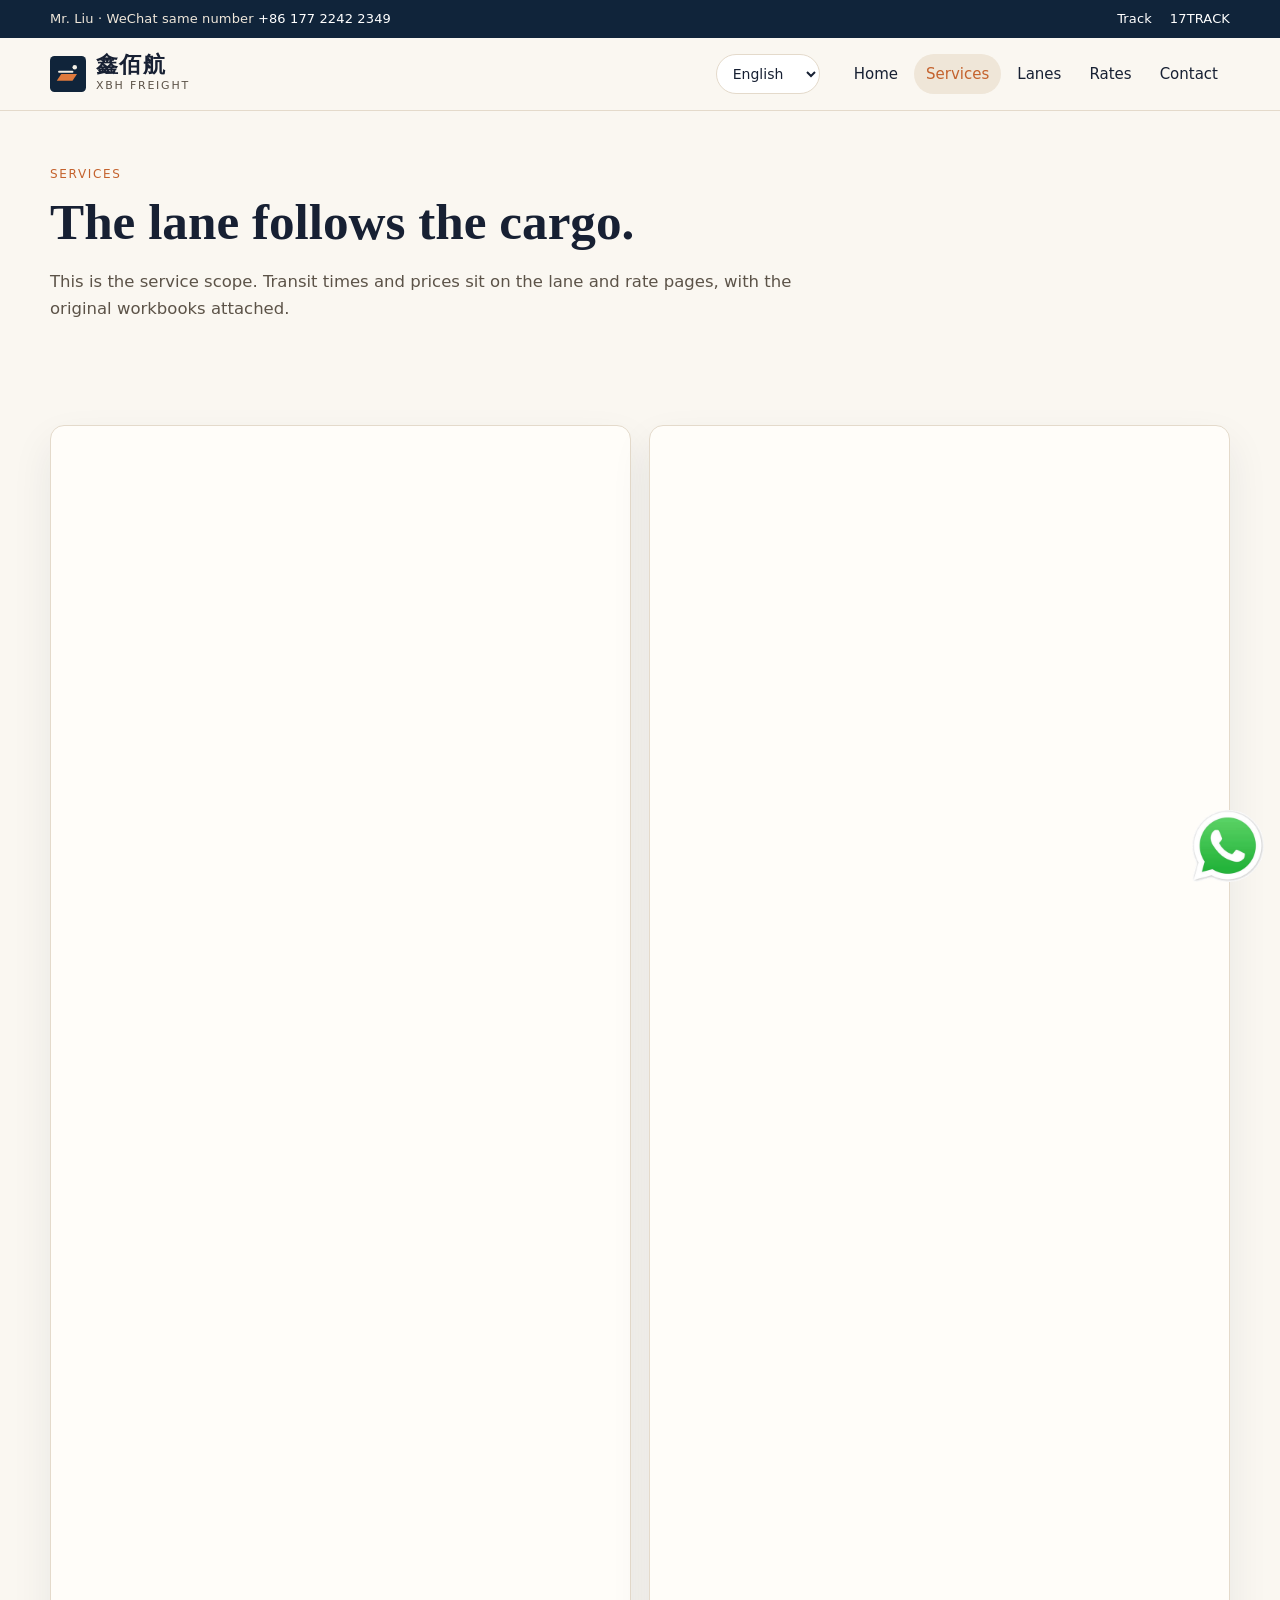
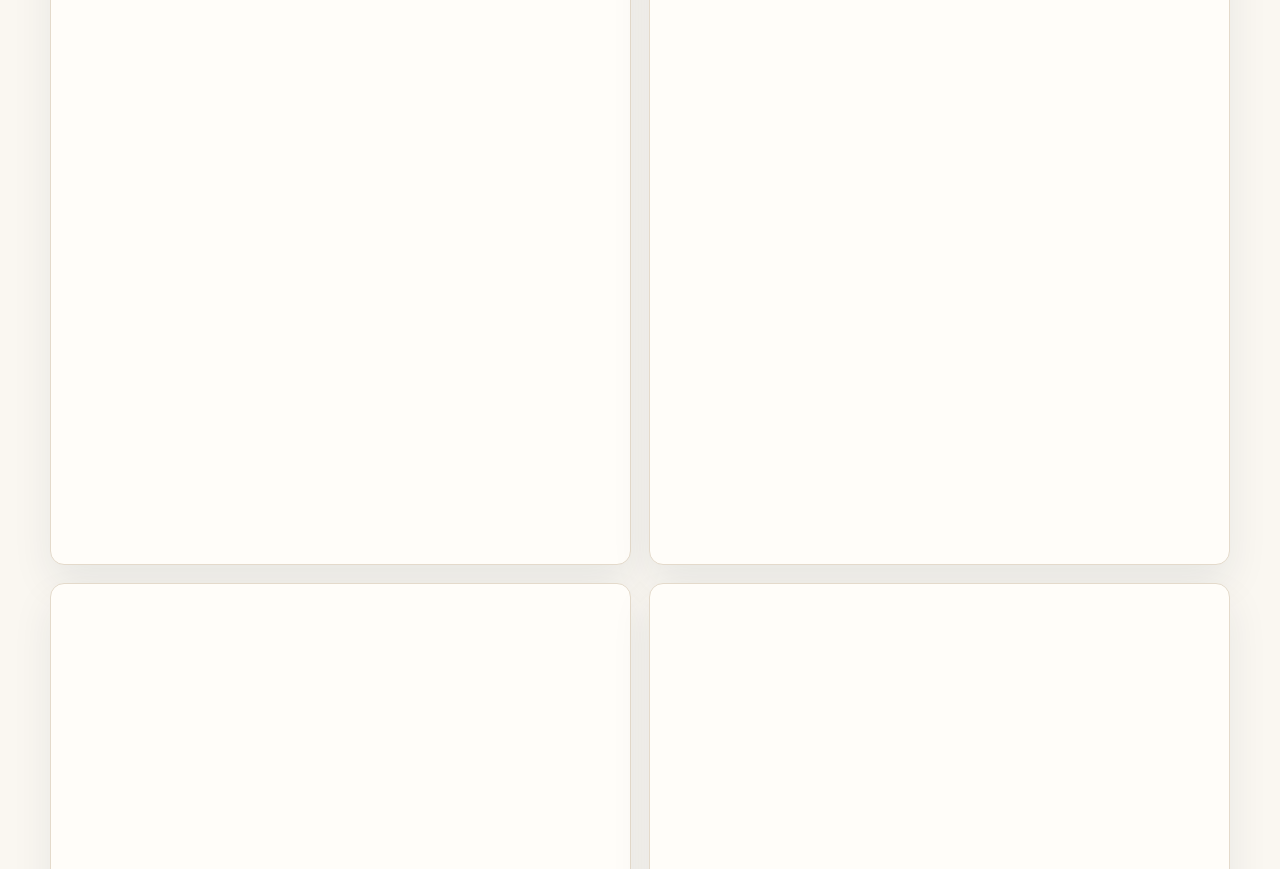
<file: services.html>
<!DOCTYPE html>
<html lang="en" class="lang-en">
<head>
<meta charset="utf-8">
<meta name="viewport" content="width=device-width, initial-scale=1, viewport-fit=cover">
<title>服务 | 鑫佰航 XBH Freight</title>
<meta name="description" content="小包、快递、超大件专线、仓储履约、FBA 一件代发、海运拼箱整柜、DDP 双清与打木架。">
<link rel="icon" href="favicon.svg" type="image/svg+xml">
<link rel="canonical" href="https://xbhfreight.com/services.html">
<link rel="stylesheet" href="css/site.css?v=7">
<script>(function(){var map={zh:'zh-CN',en:'en',de:'de',fr:'fr',es:'es',it:'it'};try{var l=localStorage.getItem('xbh-lang');if(!map[l])l='en';document.documentElement.lang=map[l];document.documentElement.className=l==='zh'?'':'lang-'+l;}catch(e){}})();</script>
</head>
<body>
<div class="topbar"><div class="wrap"><div><span class="zh">刘先生 · 微信同号</span><span class="de">Herr Liu · WeChat gleiche Nummer</span><span class="fr">M. Liu · WeChat même numéro</span><span class="es">Sr. Liu · WeChat el mismo número</span><span class="it">Sig. Liu · WeChat stesso numero</span><span class="en">Mr. Liu · WeChat same number</span> <a href="tel:+8617722422349">+86 177 2242 2349</a></div><div class="topbar-links"><a href="http://www.xbhgj56.com/" target="_blank" rel="noopener"><span class="zh">货物查询</span><span class="de">Sendung suchen</span><span class="fr">Suivi</span><span class="es">Rastreo</span><span class="it">Traccia</span><span class="en">Track</span></a><a href="https://www.17track.net/zh-cn" target="_blank" rel="noopener">17TRACK</a></div></div></div>
<header class="nav"><div class="wrap">
<a class="logo" href="index.html"><svg viewBox="0 0 32 32" aria-hidden="true"><rect width="32" height="32" rx="4" fill="#10243A"/><path d="M6 22h14l4-6H10L6 22z" fill="#E07A3D"/><path d="M8 14h12" stroke="#F4F0E6" stroke-width="1.6" stroke-linecap="round"/><circle cx="22" cy="10" r="2" fill="#F4F0E6"/></svg><span class="logo-text"><strong>鑫佰航</strong><small>XBH FREIGHT</small></span></a>
<select class="lang-select" aria-label="Language"><option value="zh">中文</option><option value="en" selected>English</option><option value="de">Deutsch</option><option value="fr">Français</option><option value="es">Español</option><option value="it">Italiano</option></select>
      <button class="nav-toggle" aria-expanded="false" aria-label="Menu">☰</button>
<nav class="menu">
<a href="index.html"><span class="zh">首页</span><span class="de">Start</span><span class="fr">Accueil</span><span class="es">Inicio</span><span class="it">Home</span><span class="en">Home</span></a>
<a href="services.html" aria-current="page"><span class="zh">服务</span><span class="de">Leistungen</span><span class="fr">Services</span><span class="es">Servicios</span><span class="it">Servizi</span><span class="en">Services</span></a>
<a href="lanes.html"><span class="zh">航线</span><span class="de">Linien</span><span class="fr">Lignes</span><span class="es">Rutas</span><span class="it">Rotte</span><span class="en">Lanes</span></a>
<a href="rates.html"><span class="zh">报价</span><span class="de">Preise</span><span class="fr">Tarifs</span><span class="es">Tarifas</span><span class="it">Tariffe</span><span class="en">Rates</span></a>
<a href="contact.html"><span class="zh">联系</span><span class="de">Kontakt</span><span class="fr">Contact</span><span class="es">Contacto</span><span class="it">Contatto</span><span class="en">Contact</span></a>

</nav></div></header>

<main class="wrap page-hero">
  <p class="kicker"><span class="zh">服务</span><span class="de">Leistungen</span><span class="fr">Services</span><span class="es">Servicios</span><span class="it">Servizi</span><span class="en">Services</span></p>
  <h1><span class="zh">按货物设计线路，不按模板发货。</span><span class="de">Die Linie folgt der Ware.</span><span class="fr">La ligne suit la marchandise.</span><span class="es">La ruta sigue a la carga.</span><span class="it">La linea segue la merce.</span><span class="en">The lane follows the cargo.</span></h1>
  <p class="sub"><span class="zh">下面是公司对外的服务范围。时效和单价在航线页、报价页，并附报价表原件。</span><span class="de">Das ist der Leistungsumfang. Laufzeiten und Preise stehen auf den Seiten Linien und Preise, mit den Originaldateien.</span><span class="fr">Voici le périmètre. Les délais et les prix sont sur les pages lignes et tarifs, avec les fichiers d’origine.</span><span class="es">Este es el alcance. Los plazos y los precios están en las páginas de rutas y tarifas, con los archivos originales.</span><span class="it">Questo è il perimetro. Tempi e prezzi sono nelle pagine rotte e tariffe, con i file originali.</span><span class="en">This is the service scope. Transit times and prices sit on the lane and rate pages, with the original workbooks attached.</span></p>
</main>

<section class="section">
  <div class="wrap grid-2">
    <article class="card"><img src="assets/parcels.webp" width="1000" height="1250" alt="Last-mile parcel handover" loading="lazy" decoding="async"><div class="pad"><h3><span class="zh">全球小包与国际快递</span><span class="de">Kleinpakete und internationaler Express</span><span class="fr">Petits colis et express international</span><span class="es">Paquetes pequeños y exprés internacional</span><span class="it">Piccoli colli ed express internazionale</span><span class="en">Small parcels and international express</span></h3><p><span class="zh">适合补货、样品和轻小件。欧洲快递段常见 DPD、UPS、DHL，英国卡航与海运小货走 DPD。可按渠道指定 UPS，通常在单价上加 1 元/公斤。</span><span class="de">Für Nachschub, Muster und leichte Kartons. In der EU oft DPD, UPS oder DHL. UK-LKW und See-Pakete laufen über DPD. UPS ist auf vielen Linien gegen etwa 1 RMB/kg Aufpreis möglich.</span><span class="fr">Pour le réassort, les échantillons et les cartons légers. En UE, souvent DPD, UPS ou DHL. Les petits colis route et mer UK partent en DPD. UPS peut être demandé sur beaucoup de lignes pour environ 1 RMB/kg.</span><span class="es">Para reposición, muestras y cajas ligeras. En la UE suele ser DPD, UPS o DHL. Los paquetes de camión y mar al Reino Unido van en DPD. UPS se puede pedir en muchas líneas por unos 1 RMB/kg.</span><span class="it">Per rifornimento, campioni e cartoni leggeri. In UE spesso DPD, UPS o DHL. I piccoli colli su gomma e mare verso il Regno Unito viaggiano con DPD. UPS si può chiedere su molte linee a circa 1 RMB/kg.</span><span class="en">For replenishment, samples and light cartons. EU delivery is commonly DPD, UPS or DHL. UK truck and sea parcels move on DPD. UPS can be requested on many lanes at about RMB 1/kg extra.</span></p></div></article>
    <article class="card"><img src="assets/truck.webp" width="1100" height="733" alt="Line-haul truck" loading="lazy" decoding="async"><div class="pad"><h3><span class="zh">超大件与重货专线</span><span class="de">Linien für Sperr- und Schwergut</span><span class="fr">Lignes hors gabarit et poids lourd</span><span class="es">Líneas de carga sobredimensionada y pesada</span><span class="it">Linee fuori misura e carichi pesanti</span><span class="en">Oversized and heavy dedicated lines</span></h3><p><span class="zh">卡航、铁路、海运、空运都有超大件包税产品。托盘、航空箱、木架、木箱可以走，木箱要打合页和约 9 厘米卡脚。单托一般不超过 1.5 吨，参考最大尺寸约 400×220×210 厘米，还要能装进柜。</span><span class="de">LKW, Bahn, See und Luft haben jeweils ein verzolltes Sperrgutprodukt. Paletten, Luftkisten, Holzrahmen und Holzkisten sind möglich. Kisten brauchen Scharniere und etwa 9 cm Kufen. Eine Palette liegt in der Regel innerhalb 1,5 Tonnen, Richtmaß etwa 400×220×210 cm, und sie muss in den Container passen.</span><span class="fr">Route, rail, mer et air ont chacun un produit hors gabarit dédouané. Palettes, caisses air, cadres et caisses bois sont acceptés. Les caisses exigent charnières et semelles d’environ 9 cm. Une palette reste en général sous 1,5 tonne, dimension de référence environ 400×220×210 cm, et elle doit entrer dans le conteneur.</span><span class="es">Camión, tren, mar y aire tienen cada uno un producto sobredimensionado con impuestos. Se aceptan palés, cajas aéreas, bastidores y cajas de madera. Las cajas necesitan bisagras y patines de unos 9 cm. Un palé suele quedar dentro de 1,5 toneladas, medida de referencia unos 400×220×210 cm, y tiene que caber en el contenedor.</span><span class="it">Gomma, treno, mare e aereo hanno ciascuno un prodotto fuori misura sdoganato. Si accettano pallet, casse aeree, telai e casse di legno. Le casse richiedono cerniere e piedini di circa 9 cm. Un pallet resta in genere entro 1,5 tonnellate, misura di riferimento circa 400×220×210 cm, e deve entrare nel container.</span><span class="en">Truck, rail, sea and air each have a DDP oversized product. Pallets, air boxes, timber frames and crates are accepted. Crates need hinges and about 9 cm skids. A pallet is generally within 1.5 tonnes, with a reference maximum around 400×220×210 cm, and it still has to fit a container.</span></p></div></article>
    <article class="card"><img src="assets/warehouse.webp" width="900" height="600" alt="Warehouse storage" loading="lazy" decoding="async"><div class="pad"><h3><span class="zh">仓储与订单履约</span><span class="de">Lager und Fulfillment</span><span class="fr">Entreposage et préparation</span><span class="es">Almacén y preparación</span><span class="it">Magazzino e preparazione ordini</span><span class="en">Warehousing and fulfillment</span></h3><p><span class="zh">深圳宝安独立仓收货、测量、换装。计费重量以国内仓测量为准，体积重与实重取大。多供应商的货可以先集到一票，再装柜出境。</span><span class="de">Das Lager in Bao’an nimmt an, misst und lädt um. Das berechnete Gewicht ist die Lagermessung, das höhere aus Volumen und Realgewicht. Ware mehrerer Lieferanten kann vor der Ausreise zu einer Sendung werden.</span><span class="fr">L’entrepôt de Bao’an reçoit, mesure et transborde. Le poids taxable est la mesure d’entrepôt, le plus élevé entre volume et poids réel. La marchandise de plusieurs fournisseurs peut être groupée avant de quitter la Chine.</span><span class="es">El almacén de Bao’an recibe, mide y transborda. El peso facturable es la medición del almacén, el mayor entre volumen y peso real. La carga de varios proveedores puede consolidarse antes de salir de China.</span><span class="it">Il magazzino di Bao’an riceve, misura e trasborda. Il peso tassabile è la misura di magazzino, il maggiore tra volume e peso reale. La merce di più fornitori può essere consolidata prima di lasciare la Cina.</span><span class="en">The Bao’an warehouse receives, measures and transloads. Chargeable weight uses the warehouse measurement, the greater of actual and volumetric weight. Cargo from several suppliers can be consolidated before it leaves China.</span></p></div></article>
    <article class="card"><img src="assets/shelves.webp" width="1000" height="500" alt="Warehouse aisle ready for fulfillment" loading="lazy" decoding="async"><div class="pad"><h3><span class="zh">海外仓与亚马逊</span><span class="de">Überseelager und Amazon</span><span class="fr">Entrepôts outre-mer et Amazon</span><span class="es">Almacenes exteriores y Amazon</span><span class="it">Magazzini esteri e Amazon</span><span class="en">Overseas warehouses and Amazon</span></h3><p><span class="zh">FBA 一件代发、亚马逊中转、热门仓卡派。入仓标签请发货人自行贴好；我司可贴 FBA 标，欧洲渠道公开价为 1 元/件。单箱需符合亚马逊外箱要求，热门仓渠道单箱计费重一般不超过 31 公斤。</span><span class="de">FBA-Einzelversand, Amazon-Umladung und LKW in gängige Lager. Der Versender klebt die Einlageretiketten selbst. Wir können FBA-Etiketten kleben; der veröffentlichte EU-Preis ist 1 RMB je Stück. Kartons müssen die Amazon-Außenkartonregeln erfüllen. Auf Hot-Warehouse-Linien liegt ein Karton in der Regel innerhalb 31 kg berechnet.</span><span class="fr">Dropshipping FBA à la pièce, transbordement Amazon et camion vers les entrepôts courants. L’expéditeur pose lui-même les étiquettes d’entrée. Nous pouvons poser l’étiquette FBA ; le prix UE publié est 1 RMB par pièce. Les cartons doivent respecter les règles Amazon de carton extérieur. Sur les lignes d’entrepôts fréquents, un carton reste en général sous 31 kg taxables.</span><span class="es">Dropshipping FBA por pieza, transbordo Amazon y camión a almacenes habituales. El expedidor pega él mismo las etiquetas de entrada. Podemos pegar la etiqueta FBA; el precio publicado en la UE es 1 RMB por pieza. Las cajas deben cumplir las reglas Amazon de caja exterior. En las líneas de almacén frecuente, una caja suele quedar dentro de 31 kg facturables.</span><span class="it">Dropshipping FBA al pezzo, transito Amazon e camion verso i magazzini più usati. Lo spedizioniere applica da sé le etichette di ingresso. Possiamo applicare l’etichetta FBA; il prezzo UE pubblicato è 1 RMB a pezzo. I cartoni devono rispettare le regole Amazon del cartone esterno. Sulle linee dei magazzini frequenti un cartone resta in genere entro 31 kg tassabili.</span><span class="en">FBA one-piece dropshipping, Amazon transshipment, and trucking into popular warehouses. Shippers apply inbound labels themselves. We can apply FBA labels; the published EU fee is RMB 1 per piece. Cartons must meet Amazon outer-carton rules. On popular-warehouse lanes a carton is generally within 31 kg chargeable.</span></p></div></article>
    <article class="card"><img src="assets/ship.webp" width="1000" height="667" alt="Loaded container ship" loading="lazy" decoding="async"><div class="pad"><h3><span class="zh">海运拼箱与整柜</span><span class="de">See-LCL und FCL</span><span class="fr">LCL et FCL maritimes</span><span class="es">LCL y FCL marítimos</span><span class="it">LCL e FCL marittimi</span><span class="en">LCL and FCL</span></h3><p><span class="zh">与船公司直接合作，安排拼箱和整柜，争取舱位和运价。欧洲海运包税船期约 26 天，抵港后约 2–3 个工作日提取。美国以星快船航程约 13 天，专用码头，洛杉矶参考提取 16–20 天。</span><span class="de">Wir buchen LCL und FCL direkt bei den Reedereien. Verzollte EU-See dauert etwa 26 Tage, Abholung etwa 2–3 Werktage nach Ankunft. Das US-ZIM-Schnellschiff fährt etwa 13 Tage, LA-Abholung etwa 16–20 Tage.</span><span class="fr">Nous réservons LCL et FCL directement auprès des compagnies. La mer UE dédouanée dure environ 26 jours, enlèvement environ 2–3 jours ouvrés après arrivée. Le navire rapide ZIM vers les USA met environ 13 jours, enlèvement LA environ 16–20 jours.</span><span class="es">Reservamos LCL y FCL directo con las navieras. El mar UE con impuestos dura unos 26 días, recogida unos 2–3 días laborables tras la llegada. El buque rápido ZIM a EE. UU. navega unos 13 días, recogida en LA unos 16–20 días.</span><span class="it">Prenotiamo LCL e FCL direttamente con le compagnie. Il mare UE sdoganato dura circa 26 giorni, ritiro circa 2–3 giorni lavorativi dopo l’arrivo. La nave veloce ZIM per gli USA naviga circa 13 giorni, ritiro a LA circa 16–20 giorni.</span><span class="en">We book LCL and FCL directly with the lines. EU DDP sea is about 26 days on the water, then about 2–3 working days to pickup. The US ZIM fast boat is about a 13-day voyage, with LA pickup around 16–20 days.</span></p></div></article>
    <article class="card"><img src="assets/crates.webp" width="1100" height="732" alt="Palletized export cartons" loading="lazy" decoding="async"><div class="pad"><h3><span class="zh">DDP 门到门与打木架</span><span class="de">DDP von Tür zu Tür, und Kisten</span><span class="fr">DDP porte à porte, et caissage</span><span class="es">DDP puerta a puerta, y encajado</span><span class="it">DDP porta a porta, e incassatura</span><span class="en">DDP door to door, and crating</span></h3><p><span class="zh">双清包税指中国出口与目的国进口申报，以及我司承担的关税和清关杂费。品牌授权、专利、FDA 等文件由实际发货人或收货人提供。家具等易碎货可做木箱加固。私人地址、展会地址、军用地址和岛屿有渠道限制，下单前需说明。</span><span class="de">DDP meint hier die Ausfuhranmeldung aus China, die Einfuhranmeldung am Ziel und die Zoll- und Abfertigungsgebühren, die wir tragen. Marken-, Patent- und FDA-Unterlagen kommen vom tatsächlichen Versender oder Empfänger. Empfindliche Möbel können in Kisten. Privatadressen, Messen, Militär und Inseln sind auf manchen Linien beschränkt und müssen vor der Buchung genannt werden.</span><span class="fr">DDP signifie ici la déclaration export depuis la Chine, la déclaration import à destination, et les droits et frais de dédouanement que nous portons. Les documents de marque, brevet et FDA viennent de l’expéditeur ou du destinataire réel. Les meubles fragiles peuvent être mis en caisse. Adresses privées, salons, sites militaires et îles sont limités sur certaines lignes et doivent être déclarés avant la réservation.</span><span class="es">DDP significa aquí la declaración de exportación desde China, la de importación en destino, y el arancel y los gastos de despacho que asumimos. Los papeles de marca, patente y FDA los aporta el expedidor o el destinatario real. Los muebles frágiles pueden ir en caja. Direcciones particulares, ferias, sitios militares e islas están limitados en algunas líneas y hay que declararlos antes de reservar.</span><span class="it">DDP qui significa la dichiarazione di esportazione dalla Cina, quella di importazione a destino, e il dazio e le spese di sdoganamento che sosteniamo. I documenti di marchio, brevetto e FDA li fornisce lo spedizioniere o il destinatario reale. I mobili fragili possono andare in cassa. Indirizzi privati, fiere, siti militari e isole sono limitati su alcune linee e vanno dichiarati prima della prenotazione.</span><span class="en">DDP here means export declaration from China, import declaration at destination, and the duty and clearance fees we carry. Brand, patent and FDA papers come from the actual shipper or receiver. Fragile furniture can be crated. Private addresses, exhibition halls, military sites and islands are restricted on some lanes and must be declared before booking.</span></p></div></article>
  </div>
</section>

<section class="section" style="padding-top:0">
  <div class="wrap-s">
    <h2><span class="zh">全国提货，深圳出运。</span><span class="de">Abholung in ganz China, Abfahrt aus Shenzhen.</span><span class="fr">Enlèvement dans toute la Chine, départ de Shenzhen.</span><span class="es">Recogida en toda China, salida desde Shenzhen.</span><span class="it">Ritiro in tutta la Cina, partenza da Shenzhen.</span><span class="en">Pickup across China, departure from Shenzhen.</span></h2>
    <p><span class="zh">工厂可以在国内各城市上门提货。货进深圳仓后换装、测量、装柜。卡航线路从深圳装柜，经新疆出境，过哈萨克斯坦、俄罗斯、白俄罗斯，到拉脱维亚或立陶宛，再在比利时或英国清关，末端 UPS 或 DPD。铁路从深圳到重庆，霍尔果斯或阿拉山口出境，经哈萨克斯坦、俄罗斯、白俄罗斯、波兰马拉，到德国杜伊斯堡提柜，比利时清关。</span><span class="de">Wir holen in Fabriken in Städten in ganz China ab. In Shenzhen wird umgeladen, gemessen und verladen. Die LKW-Linie lädt in Shenzhen, verlässt China über Xinjiang, fährt durch Kasachstan, Russland und Belarus nach Lettland oder Litauen und wird in Belgien oder im UK abgefertigt, dann UPS oder DPD. Die Bahn fährt Shenzhen–Chongqing, Ausreise in Khorgos oder Alashankou, durch Kasachstan, Russland, Belarus und Małaszewicze, Abholung in Duisburg, Abfertigung in Belgien.</span><span class="fr">Nous enlevons en usine dans des villes de toute la Chine. À Shenzhen, la marchandise est transbordée, mesurée et chargée. La ligne route charge à Shenzhen, sort par le Xinjiang, traverse Kazakhstan, Russie et Biélorussie vers la Lettonie ou la Lituanie, puis est dédouanée en Belgique ou au UK pour UPS ou DPD. Le rail va de Shenzhen à Chongqing, sort à Khorgos ou Alashankou, passe par Kazakhstan, Russie, Biélorussie et Małaszewicze, enlèvement à Duisbourg, dédouanement en Belgique.</span><span class="es">Recogemos en fábricas de ciudades de toda China. En Shenzhen se transborda, se mide y se carga. La línea de camión carga en Shenzhen, sale por Xinjiang, cruza Kazajistán, Rusia y Bielorrusia hacia Letonia o Lituania, y se despacha en Bélgica o el Reino Unido para UPS o DPD. El tren va de Shenzhen a Chongqing, sale por Khorgos o Alashankou, pasa por Kazajistán, Rusia, Bielorrusia y Małaszewicze, recogida en Duisburgo y despacho en Bélgica.</span><span class="it">Ritiriamo in fabbrica in città di tutta la Cina. A Shenzhen la merce viene trasbordata, misurata e caricata. La linea su gomma carica a Shenzhen, esce via Xinjiang, attraversa Kazakistan, Russia e Bielorussia verso Lettonia o Lituania, poi viene sdoganata in Belgio o nel Regno Unito per UPS o DPD. Il treno va da Shenzhen a Chongqing, esce a Khorgos o Alashankou, passa per Kazakistan, Russia, Bielorussia e Małaszewicze, ritiro a Duisburg, sdoganamento in Belgio.</span><span class="en">We collect from factories in cities across China. Cargo is transloaded, measured and loaded in Shenzhen. The truck lane loads in Shenzhen, exits via Xinjiang, crosses Kazakhstan, Russia and Belarus into Latvia or Lithuania, then clears in Belgium or the UK for UPS or DPD. Rail moves Shenzhen to Chongqing, exits at Khorgos or Alashankou, runs through Kazakhstan, Russia, Belarus and Małaszewicze, and is picked up in Duisburg for clearance in Belgium.</span></p>
    <p><span class="zh">F 类渠道可接鞋包内置电池、化妆品、保健品、香水等，铁路和海运 F 价不接油气打火机和厨房刀具。带电、带磁、纺织、反倾销和需要认证的产品必须在发货前告知，附加费以报价表和当票确认为准。仿牌、粉末、纯液体、食品药品、易燃易爆和管制物品不接。</span><span class="de">F-Linien können Schuhe und Taschen mit eingebauter Batterie, Kosmetik, Ergänzungsmittel und Parfüm nehmen. Bahn- und See-F-Preise nehmen keine Gasfeuerzeuge und keine Küchenmesser. Batterien, Magnete, Textilien, Antidumping und zertifizierungspflichtige Ware müssen vor dem Versand gemeldet werden. Zuschläge folgen der Liste und der bestätigten Rechnung. Fälschungen, Pulver, reine Flüssigkeiten, Lebensmittel, Medizin, Brennbares und kontrollierte Ware werden abgelehnt.</span><span class="fr">Les lignes F peuvent prendre chaussures et sacs avec batterie intégrée, cosmétiques, compléments et parfum. Les prix F rail et mer refusent les briquets à gaz et les couteaux de cuisine. Batteries, aimants, textiles, antidumping et produits soumis à certification doivent être déclarés avant l’expédition. Les suppléments suivent le fichier et la facture confirmée. Contrefaçons, poudres, liquides purs, aliments, médicaments, inflammables et marchandises contrôlées sont refusés.</span><span class="es">Las líneas F pueden llevar calzado y bolsos con batería integrada, cosmética, complementos y perfume. Los precios F de tren y mar no aceptan mecheros de gas ni cuchillos de cocina. Baterías, imanes, textiles, antidumping y productos que exigen certificación deben declararse antes de enviar. Los recargos siguen el archivo y la factura confirmada. Se rechazan falsificaciones, polvos, líquidos puros, alimentos, medicamentos, inflamables y mercancía controlada.</span><span class="it">Le linee F possono prendere scarpe e borse con batteria integrata, cosmetici, integratori e profumo. I prezzi F di treno e mare non prendono accendini a gas né coltelli da cucina. Batterie, magneti, tessili, antidumping e prodotti che richiedono certificazione vanno dichiarati prima della partenza. I supplementi seguono il file e la fattura confermata. Contraffazioni, polveri, liquidi puri, alimenti, medicinali, infiammabili e merci controllate sono rifiutati.</span><span class="en">F-class lanes can take shoes and bags with built-in batteries, cosmetics, supplements and perfume. Rail and sea F rates do not take gas lighters or kitchen knives. Batteries, magnets, textiles, anti-dumping goods and products that need certification must be declared before shipping. Surcharges follow the workbook and the confirmed invoice. Counterfeits, powder, pure liquids, food, medicine, flammables and controlled goods are refused.</span></p>
    <p><a class="btn btn-navy" href="lanes.html"><span class="zh">看航线时效</span><span class="de">Laufzeiten der Linien</span><span class="fr">Voir les délais</span><span class="es">Ver los plazos</span><span class="it">Vedi i tempi</span><span class="en">See lane times</span></a></p>
  </div>
</section>
<footer>
  <div class="wrap legal">鑫佰航国际货运代理有限公司 · XBH Freight · <a href="contact.html">+86 177 2242 2349</a></div>
</footer>
<script src="js/site.js?v=7" defer></script>
</body>
</html>
</file>
<file: css/site.css>
:root {
  --ink: #172033;
  --muted: #5c5348;
  --navy: #10243a;
  --navy-2: #1b3550;
  --cream: #f3eee4;
  --paper: #faf7f1;
  --card: #fffdf9;
  --line: #e4dacb;
  --copper: #c4622d;
  --copper-2: #e07a3d;
  --sea: #1d6a5e;
  --shadow: 0 18px 40px rgba(16, 36, 58, 0.08);
  --serif: "Songti SC", "STSong", "Noto Serif SC", "PMingLiU", serif;
  --sans: system-ui, "Segoe UI", "PingFang SC", "Hiragino Sans GB", "Microsoft YaHei", "Noto Sans SC", sans-serif;
}

* { box-sizing: border-box; }
html { scroll-behavior: smooth; scroll-padding-top: 84px; text-size-adjust: 100%; }
body {
  margin: 0;
  color: var(--ink);
  background: var(--paper);
  font-family: var(--sans);
  font-size: 16.5px;
  line-height: 1.65;
  font-weight: 400;
}
:focus-visible { outline: 2px solid var(--copper); outline-offset: 2px; }
button, a, select, summary { -webkit-tap-highlight-color: transparent; }
img { max-width: 100%; display: block; }
figure { margin: 0; }
a { color: inherit; }
h1, h2, .card h3 { text-wrap: balance; }
::selection { background: #f3d2bc; color: var(--navy); }
button, input, select, textarea { font-family: inherit; }
.en, .de, .fr, .es, .it { display: none; }
html.lang-en .zh, html.lang-de .zh, html.lang-fr .zh, html.lang-es .zh, html.lang-it .zh { display: none; }
html.lang-en .en { display: inline; }
html.lang-de .de { display: inline; }
html.lang-fr .fr { display: inline; }
html.lang-es .es { display: inline; }
html.lang-it .it { display: inline; }
.lang-select {
  flex: none;
  border: 1px solid var(--line);
  background: #fff;
  color: var(--ink);
  border-radius: 999px;
  padding: 8px 12px;
  min-height: 40px;
  font-size: 14px;
  max-width: 46vw;
  cursor: pointer;
}

.wrap { width: min(1180px, calc(100% - 40px)); margin: 0 auto; }
.wrap-s { width: min(860px, calc(100% - 40px)); margin: 0 auto; }

.topbar {
  background: var(--navy);
  color: #efe7da;
  font-size: 13px;
  letter-spacing: 0.01em;
}
.topbar .wrap {
  display: flex;
  justify-content: space-between;
  gap: 16px;
  align-items: center;
  min-height: 38px;
}
.topbar a { color: #fff; text-decoration: none; }
.topbar a:hover { color: var(--copper-2); }
.topbar-links { display: flex; gap: 18px; flex-wrap: wrap; }

.nav {
  position: sticky;
  top: 0;
  z-index: 20;
  background: var(--paper);
  border-bottom: 1px solid var(--line);
}
.nav.is-stuck { box-shadow: 0 8px 24px rgba(16, 36, 58, 0.08); }
.nav .wrap {
  display: flex;
  align-items: center;
  gap: 22px;
  min-height: 72px;
}
.logo {
  display: flex;
  align-items: center;
  gap: 10px;
  text-decoration: none;
  margin-right: auto;
}
.logo svg { width: 36px; height: 36px; flex: none; }
.logo strong {
  display: block;
  font-family: var(--serif);
  font-size: 22px;
  font-weight: 700;
  letter-spacing: 0.06em;
  line-height: 1.1;
}
.logo small {
  display: block;
  font-size: 11px;
  letter-spacing: 0.16em;
  color: var(--muted);
}
.menu { display: flex; align-items: center; gap: 4px; }
.menu a {
  text-decoration: none;
  padding: 8px 12px;
  border-radius: 999px;
  color: var(--ink);
  font-size: 15px;
}
.menu a:hover, .menu a[aria-current="page"] { background: #efe6d8; }
.menu a[aria-current="page"] { color: var(--copper); }
.lang {
  display: flex;
  border: 1px solid var(--line);
  border-radius: 999px;
  overflow: hidden;
  background: #fff;
}
.lang button {
  border: 0;
  background: transparent;
  padding: 6px 10px;
  cursor: pointer;
  color: var(--muted);
  font-size: 13px;
}
.lang button.is-on { background: var(--navy); color: #fff; }
.nav-toggle {
  display: none;
  border: 1px solid var(--line);
  background: #fff;
  border-radius: 8px;
  padding: 8px 10px;
  cursor: pointer;
}

.hero {
  display: grid;
  grid-template-columns: 1.05fr 0.95fr;
  background: var(--navy);
  color: #f6f1e7;
  min-height: 620px;
}
.hero-copy {
  padding: 72px 64px 56px;
  display: flex;
  flex-direction: column;
  justify-content: flex-end;
}
.eyebrow {
  margin: 0 0 18px;
  color: var(--copper-2);
  letter-spacing: 0.14em;
  font-size: 12px;
  text-transform: uppercase;
}
.hero h1 {
  margin: 0;
  font-family: var(--serif);
  font-weight: 700;
  font-size: clamp(40px, 4.6vw, 64px);
  line-height: 1.12;
  letter-spacing: 0.01em;
}
.lede { font-size: 18px; color: #ddd4c6; max-width: 38em; }
.cta-row { display: flex; flex-wrap: wrap; gap: 12px; margin-top: 8px; }
.btn {
  display: inline-flex;
  align-items: center;
  justify-content: center;
  gap: 8px;
  text-decoration: none;
  border-radius: 4px;
  padding: 12px 18px;
  border: 1px solid transparent;
  cursor: pointer;
  font-size: 15px;
}
.btn-copper { background: var(--copper-2); color: #1a120c; font-weight: 600; }
.btn-copper:hover { background: #f0a06a; }
.btn-ghost { border-color: rgba(255,255,255,.35); color: #fff; background: transparent; }
.btn-ghost:hover { border-color: #fff; }
.btn-navy { background: var(--navy); color: #fff; }
.btn-navy:hover { background: var(--navy-2); }
.btn:active, .callbar:active, .tabs button:active, .dl:active { transform: translateY(1px); }
.form button.is-done { background: var(--sea); }
.btn-line { border-color: var(--navy); color: var(--navy); background: transparent; }
.hero-photo { position: relative; min-height: 420px; margin: 0; overflow: hidden; }
.hero-photo img { width: 100%; height: 100%; object-fit: cover; position: absolute; inset: 0; }
.hero-photo figcaption {
  position: absolute;
  left: 16px;
  bottom: 16px;
  background: rgba(16, 36, 58, 0.78);
  color: #fff;
  padding: 6px 10px;
  font-size: 12px;
  letter-spacing: 0.04em;
}

.ticker {
  background: #eadfcf;
  border-bottom: 1px solid var(--line);
  overflow: hidden;
  color: var(--navy);
}
.ticker-track {
  display: flex;
  gap: 28px;
  padding: 10px 0;
  width: max-content;
  animation: tick 38s linear infinite;
  font-size: 13px;
  letter-spacing: 0.16em;
  text-transform: uppercase;
}
.ticker b { color: var(--copper); font-weight: 600; }
@keyframes tick { from { transform: translateX(0); } to { transform: translateX(-50%); } }

.section { padding: 76px 0; }
.section h2 {
  font-family: var(--serif);
  font-size: clamp(30px, 3vw, 42px);
  line-height: 1.2;
  margin: 0 0 12px;
  font-weight: 700;
}
.kicker { color: var(--copper); letter-spacing: 0.14em; font-size: 12px; text-transform: uppercase; margin: 0 0 8px; }
.sub { color: var(--muted); max-width: 46em; }

.stats {
  display: grid;
  grid-template-columns: repeat(4, 1fr);
  border-top: 1px solid var(--line);
  border-bottom: 1px solid var(--line);
  background: var(--card);
}
.stat { padding: 26px 22px; border-right: 1px solid var(--line); }
.stat:last-child { border-right: 0; }
.stat strong {
  display: block;
  font-family: var(--serif);
  font-size: 28px;
  line-height: 1.15;
  font-variant-numeric: tabular-nums;
}
.stat span { color: var(--muted); font-size: 14px; }

.manifesto {
  display: grid;
  grid-template-columns: 0.8fr 1.2fr;
  gap: 48px;
  align-items: start;
}
.manifesto p { margin-top: 0; }

.grid-3 { display: grid; grid-template-columns: repeat(3, 1fr); gap: 18px; }
.grid-2 { display: grid; grid-template-columns: 1fr 1fr; gap: 18px; }
.card {
  position: relative;
  background: var(--card);
  border: 1px solid var(--line);
  border-radius: 14px;
  overflow: hidden;
  box-shadow: var(--shadow);
  content-visibility: auto;
  contain-intrinsic-size: auto 360px;
  transition: transform .18s ease, border-color .18s ease;
}
.card h3 a { color: inherit; text-decoration: none; }
.card h3 a::after { content: ""; position: absolute; inset: 0; }
@media (hover: hover) {
  .card:has(h3 a):hover { transform: translateY(-3px); border-color: #d7c4a8; }
}
.card img { width: 100%; height: 190px; object-fit: cover; }
.card .pad, .pad { padding: 18px 18px 20px; }
.card h3 { margin: 0 0 6px; font-size: 20px; font-family: var(--serif); }
.card p { margin: 0; color: var(--muted); }
.card .idx { color: var(--copper); font-size: 12px; letter-spacing: 0.14em; }

.chips { display: grid; grid-template-columns: repeat(3, 1fr); gap: 14px; }
.chip {
  background: var(--navy);
  color: #f6f1e7;
  border-radius: 14px;
  padding: 20px 18px;
}
.chip em { display: block; font-style: normal; color: var(--copper-2); font-size: 13px; letter-spacing: 0.06em; }
.chip b { display: block; font-family: var(--serif); font-size: 34px; margin: 6px 0 2px; font-weight: 700; font-variant-numeric: tabular-nums; }
.chip span { color: #d9d0c3; font-size: 14px; }

.split {
  display: grid;
  grid-template-columns: 1.05fr 0.95fr;
  gap: 36px;
  align-items: center;
}
.split img { width: 100%; height: 420px; object-fit: cover; border-radius: 16px; }
.split.reverse { grid-template-columns: 0.95fr 1.05fr; }
.split ul { margin: 8px 0 0; padding-left: 18px; }
.split li { margin: 6px 0; }

.band {
  background: var(--navy);
  color: #f6f1e7;
  border-radius: 18px;
  padding: 36px 36px;
  display: flex;
  justify-content: space-between;
  gap: 24px;
  align-items: center;
}
.band h2 { color: #fff; }
.band p { color: #ddd4c6; margin: 0; }

.page-hero { padding: 54px 0 10px; }
.page-hero h1 {
  font-family: var(--serif);
  font-size: clamp(36px, 4vw, 56px);
  margin: 0 0 10px;
  line-height: 1.15;
}

.timeline { display: grid; grid-template-columns: repeat(4, 1fr); gap: 12px; }
.step {
  background: var(--card);
  border: 1px solid var(--line);
  border-radius: 14px;
  padding: 16px;
  min-height: 150px;
}
.step b { display: block; color: var(--copper); font-size: 13px; letter-spacing: 0.08em; }
.step strong { display: block; margin: 8px 0 4px; font-size: 18px; }

.tabs {
  display: flex;
  flex-wrap: wrap;
  gap: 8px;
  margin: 18px 0;
  position: sticky;
  top: 73px;
  z-index: 15;
  background: var(--paper);
  padding: 8px 0;
}
.tabs button {
  border: 1px solid var(--line);
  background: #fff;
  border-radius: 999px;
  padding: 8px 14px;
  min-height: 40px;
  cursor: pointer;
}
.tabs button.is-on { background: var(--navy); color: #fff; border-color: var(--navy); }
.panel { display: none; }
.panel.is-on { display: block; }

.table-wrap {
  overflow-x: auto;
  overscroll-behavior-x: contain;
  -webkit-overflow-scrolling: touch;
  border: 1px solid var(--line);
  border-radius: 12px;
  margin: 12px 0 28px;
  background:
    linear-gradient(to right, #fff 40%, rgba(255,255,255,0)) left center / 28px 100% no-repeat local,
    linear-gradient(to left, #fff 40%, rgba(255,255,255,0)) right center / 28px 100% no-repeat local,
    linear-gradient(to right, rgba(16,36,58,.18), rgba(16,36,58,0)) left center / 14px 100% no-repeat scroll,
    linear-gradient(to left, rgba(16,36,58,.18), rgba(16,36,58,0)) right center / 14px 100% no-repeat scroll,
    #fff;
}
table { width: 100%; border-collapse: collapse; font-size: 14px; min-width: 640px; font-variant-numeric: tabular-nums; }
th, td { padding: 10px 12px; text-align: right; border-bottom: 1px solid var(--line); white-space: nowrap; }
th:first-child, td:first-child { text-align: left; position: sticky; left: 0; background: #fff; z-index: 1; }
th { background: var(--navy); color: #f6f1e7; font-weight: 500; }
th:first-child { background: var(--navy); }
tbody tr:nth-child(even) td { background: #faf6ef; }
tbody tr:nth-child(even) td:first-child { background: #faf6ef; }
.caption { color: var(--muted); font-size: 14px; margin: 0 0 8px; }
.note {
  background: #fff8ef;
  border: 1px solid #f0ddc6;
  border-radius: 12px;
  padding: 14px 16px;
  color: #5a4636;
  font-size: 14.5px;
}
.note + .note { margin-top: 10px; }

.downloads { display: grid; grid-template-columns: 1fr 1fr; gap: 14px; }
.dl {
  display: block;
  text-decoration: none;
  border: 1px solid var(--line);
  background: #fff;
  border-radius: 14px;
  padding: 18px;
}
.dl:hover { border-color: var(--copper); }
.dl b { display: block; font-size: 18px; }
.dl span { color: var(--muted); font-size: 14px; }

.form {
  display: grid;
  gap: 12px;
  background: #fff;
  border: 1px solid var(--line);
  border-radius: 16px;
  padding: 20px;
}
.form label { display: grid; gap: 6px; font-size: 14px; color: var(--muted); }
.form input, .form select, .form textarea {
  border: 1px solid var(--line);
  border-radius: 8px;
  padding: 10px 12px;
  font-size: 16px;
  color: var(--ink);
  background: var(--paper);
  scroll-margin-bottom: 110px;
}
.form input:focus, .form textarea:focus { border-color: var(--copper); background: #fff; }
.form-actions { display: flex; flex-wrap: wrap; gap: 10px; }
.btn-wa { background: #fff; color: #0d6b4f; border-color: #25D366; font-weight: 600; }
.btn-wa:hover { background: #e7f8ee; }
.contact-grid { display: grid; grid-template-columns: 0.85fr 1.15fr; gap: 28px; align-items: start; }
.phone {
  font-family: var(--serif);
  font-size: 36px;
  text-decoration: none;
  color: var(--navy);
}
.addr { font-size: 16px; }

footer {
  background: var(--navy);
  color: #ddd4c6;
  padding: 42px 0 28px;
  margin-top: 20px;
}
footer a { color: #fff; }
.foot {
  display: grid;
  grid-template-columns: 1.4fr 1fr 1fr;
  gap: 24px;
}
.foot h3 { margin: 0 0 8px; color: #fff; font-size: 16px; }
.foot p, .foot li { font-size: 14px; }
.foot ul { margin: 0; padding: 0; list-style: none; }
.foot li { margin: 6px 0; }
.legal {
  border-top: 1px solid rgba(255,255,255,.12);
  margin-top: 26px;
  padding-top: 14px;
  font-size: 12px;
  color: #b7ad9f;
}
.ok { color: var(--sea); font-size: 14px; }

.callbar { display: none; }

.wa-btn {
  position: fixed;
  z-index: 45;
  width: 72px;
  height: 72px;
  padding: 0;
  border: 0;
  background: transparent;
  display: block;
  text-decoration: none;
  touch-action: none;
  cursor: grab;
  user-select: none;
  line-height: 0;
}
.wa-btn.is-drag { cursor: grabbing; }
.wa-btn img { width: 72px; height: 72px; display: block; pointer-events: none; }

@media (max-width: 980px) {
  .hero, .manifesto, .split, .split.reverse, .stats, .grid-3, .chips, .timeline, .downloads, .contact-grid, .foot {
    grid-template-columns: 1fr;
  }
  .grid-2 { grid-template-columns: 1fr; }
  .stat { border-right: 0; border-bottom: 1px solid var(--line); }
  .hero { min-height: 0; }
  .hero-copy { padding: 28px 20px 32px; }
  .hero-photo { order: -1; min-height: 0; }
  .hero-photo { width: 100%; }
  .hero-photo img { position: relative; height: 240px; width: 100%; }
  .tabs { top: 64px; }
  .band { flex-direction: column; align-items: flex-start; padding: 22px; }
  .nav-toggle {
    display: inline-flex;
    align-items: center;
    justify-content: center;
    min-width: 44px;
    min-height: 44px;
    font-size: 20px;
  }
  .menu {
    display: none;
    position: absolute;
    top: 100%;
    left: 0;
    right: 0;
    z-index: 30;
    background: var(--paper);
    border-bottom: 1px solid var(--line);
    box-shadow: 0 18px 32px rgba(16, 36, 58, 0.12);
    flex-direction: column;
    align-items: stretch;
    padding: 8px 16px 16px;
  }
  .menu.open { display: flex; padding-bottom: 92px; }
  body.menu-open { overflow: hidden; }
  .menu a { padding: 12px 8px; font-size: 17px; min-height: 44px; }
  .nav .wrap { min-height: 64px; }
  .split img { height: 220px; }
  .section { padding: 48px 0; }
}

@media (max-width: 720px) {
  body { overflow-x: clip; padding-bottom: 84px; }
  .wrap, .wrap-s { width: min(1180px, calc(100% - 28px)); }
  .topbar { font-size: 12px; }
  .topbar .wrap { gap: 8px; min-height: 34px; padding: 4px 0; }
  .topbar .wrap > div:first-child span { display: none !important; }
  .topbar a[href^="tel"] { white-space: nowrap; font-weight: 600; }
  .topbar-links { gap: 12px; }
  .hero-copy { padding: 22px 16px 28px; }
  .hero-photo img { height: 168px; }
  .hero h1, .page-hero h1 { font-size: 32px; }
  .lede { font-size: 16px; }
  .cta-row { flex-direction: column; align-items: stretch; }
  .cta-row .btn, .band .btn, .form .btn { width: 100%; }
  .page-hero { padding: 28px 0 4px; }
  .stat { padding: 16px; }
  .stat strong { font-size: 24px; }
  .card img { height: 168px; }
  .chip { padding: 16px; }
  .chip b { font-size: 28px; }
  .phone { font-size: 26px; }
  .tabs { gap: 6px; }
  .tabs button { padding: 10px 12px; }
  table { font-size: 13px; min-width: 520px; }
  th, td { padding: 8px; }
  .callbar {
    display: flex;
    position: fixed;
    z-index: 40;
    left: 12px;
    right: 12px;
    bottom: calc(10px + env(safe-area-inset-bottom));
    min-height: 48px;
    align-items: center;
    justify-content: center;
    border-radius: 10px;
    background: var(--copper-2);
    color: #1a120c;
    font-weight: 600;
    text-decoration: none;
    box-shadow: 0 10px 24px rgba(16, 36, 58, 0.28);
  }
}
@media (prefers-reduced-motion: reduce) {
  html { scroll-behavior: auto; }
  .ticker-track { animation: none; }
  .card { transition: none; }
  .card:hover { transform: none; }
  .btn:active, .callbar:active, .tabs button:active, .dl:active { transform: none; }
}
</file>
